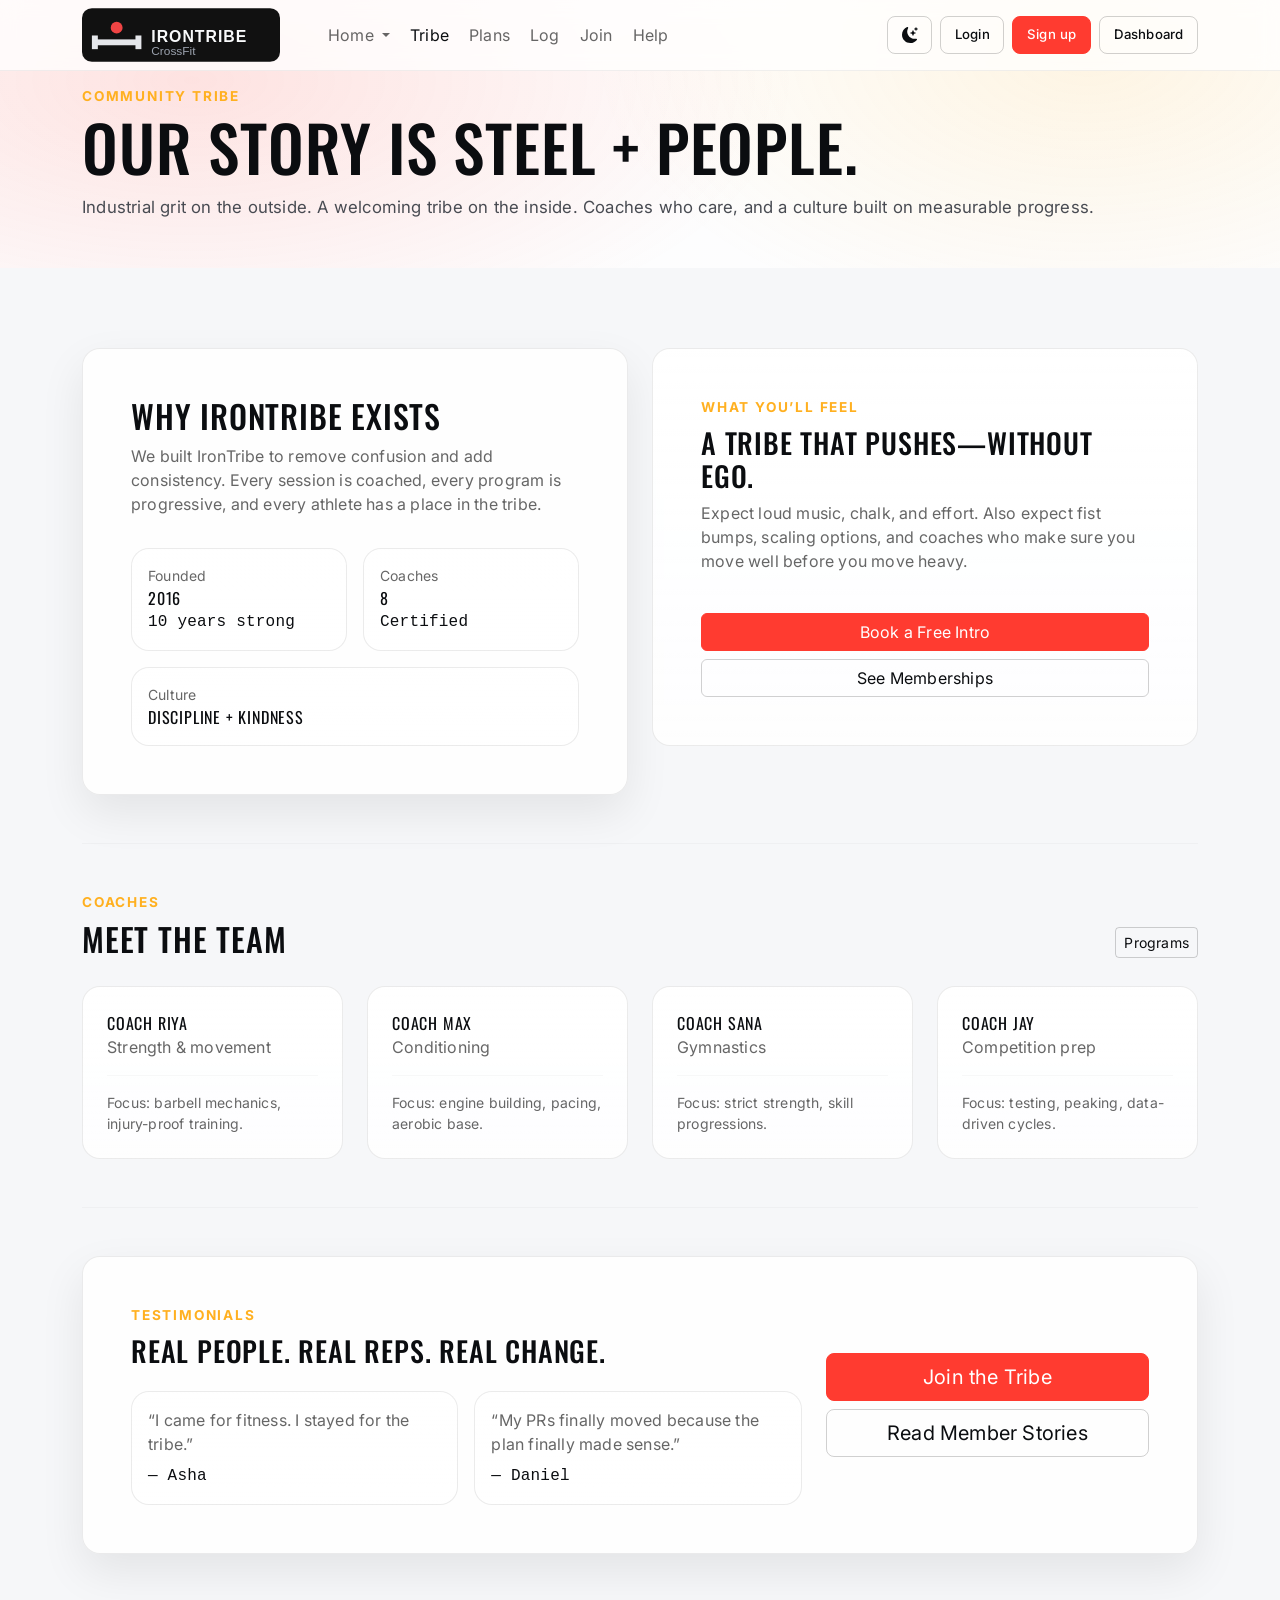
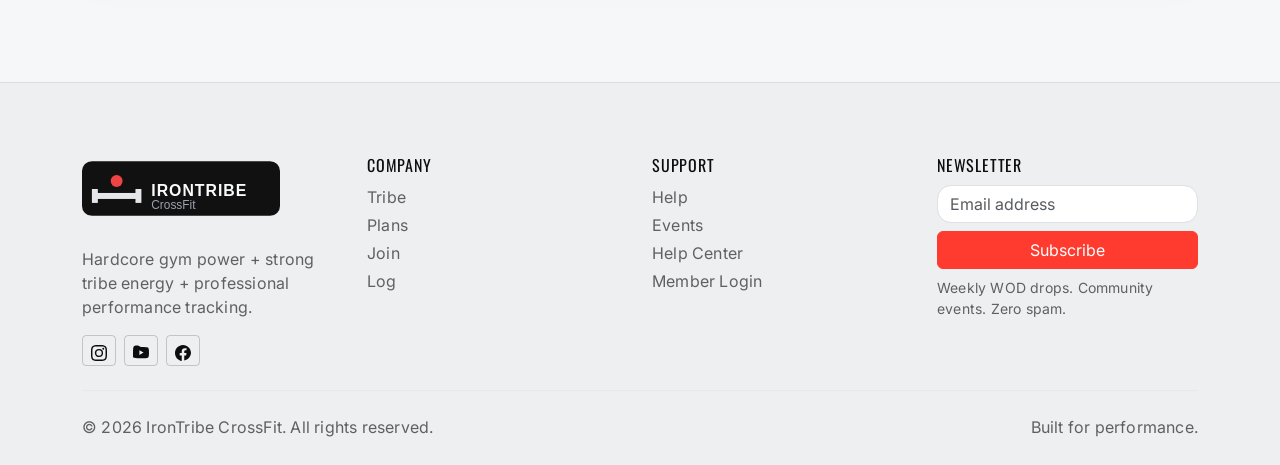
<file: about.html>
<!doctype html>
<html lang="en" data-bs-theme="dark">

<head>
  <link rel="icon" type="image/svg+xml" href="assets/images/favicon.svg">
  <meta charset="utf-8">
  <meta name="viewport" content="width=device-width, initial-scale=1">
  <title>IronTribe CrossFit - About</title>
  <link rel="preconnect" href="https://fonts.googleapis.com">
  <link rel="preconnect" href="https://fonts.gstatic.com" crossorigin>
  <link
    href="https://fonts.googleapis.com/css2?family=Inter:wght@400;500;600;700;800;900&family=Oswald:wght@400;600;700&display=swap"
    rel="stylesheet">
  <link href="https://cdn.jsdelivr.net/npm/bootstrap@5.3.3/dist/css/bootstrap.min.css" rel="stylesheet">
  <link rel="stylesheet" href="assets/css/style.css">
</head>

<body>
  <nav class="navbar navbar-expand-lg navbar-glass fixed-top">
    <div class="container">
      <a class="navbar-brand" href="index.html">
        <img src="assets/images/logo.svg" alt="CrossFit Box Logo">
      </a>

      <div class="d-flex align-items-center gap-2 ms-auto order-lg-2">
        <button id="themeToggle" class="btn btn-sm btn-ghost" type="button" aria-label="Toggle theme" aria-pressed="false"></button>
        <a class="btn btn-sm btn-ghost d-none d-lg-inline-flex" href="login.html">Login</a>
        <a class="btn btn-sm btn-brand d-none d-lg-inline-flex" style="white-space: nowrap;" href="register.html">Sign
          up</a>
        <a class="btn btn-sm btn-ghost d-none d-lg-inline-flex" href="dashboard.html">Dashboard</a>
        <button class="navbar-toggler btn btn-sm btn-ghost d-lg-none" type="button" data-bs-toggle="offcanvas"
          data-bs-target="#offcanvasNav" aria-controls="offcanvasNav">Menu</button>
      </div>

      <div class="collapse navbar-collapse order-lg-1">
        <ul class="navbar-nav ms-lg-4 gap-lg-1">
          <li class="nav-item dropdown">
            <a class="nav-link dropdown-toggle" href="#" role="button" data-bs-toggle="dropdown" aria-expanded="false">
              Home
            </a>
            <ul class="dropdown-menu">
              <li><a class="dropdown-item" href="index.html">Main</a></li>
              <li><a class="dropdown-item" href="home-2.html">Pro</a></li>
            </ul>
          </li>
          <li class="nav-item"><a class="nav-link active" href="about.html">Tribe</a></li>
          <li class="nav-item"><a class="nav-link" href="services.html">Plans</a></li>
          <li class="nav-item"><a class="nav-link" href="blog.html">Log</a></li>
          <li class="nav-item"><a class="nav-link" href="pricing.html">Join</a></li>
          <li class="nav-item"><a class="nav-link" href="contact.html">Help</a></li>
        </ul>
      </div>
    </div>
  </nav>

  <div class="offcanvas offcanvas-end" tabindex="-1" id="offcanvasNav" aria-labelledby="offcanvasNavLabel">
    <div class="offcanvas-header">
      <h5 class="offcanvas-title h-display" id="offcanvasNavLabel">IronTribe</h5>
      <button type="button" class="btn-close" data-bs-dismiss="offcanvas" aria-label="Close"></button>
    </div>
    <div class="offcanvas-body">
      <ul class="navbar-nav mb-4">
        <li class="nav-item"><a class="nav-link" href="index.html">Home (Main)</a></li>
        <li class="nav-item"><a class="nav-link" href="home-2.html">Home (Pro)</a></li>
        <li class="nav-item"><a class="nav-link active" href="about.html">Tribe</a></li>
        <li class="nav-item"><a class="nav-link" href="services.html">Plans</a></li>
        <li class="nav-item"><a class="nav-link" href="blog.html">Log</a></li>
        <li class="nav-item"><a class="nav-link" href="pricing.html">Join</a></li>
        <li class="nav-item"><a class="nav-link" href="contact.html">Help</a></li>
      </ul>
      <hr class="hr-steel mb-4">
      <div class="d-grid gap-2">
        <a class="btn btn-ghost" href="login.html">Login</a>
        <a class="btn btn-brand" href="register.html">Sign up</a>
        <a class="btn btn-ghost" href="dashboard.html">Dashboard</a>
      </div>
    </div>
  </div>

  <header class="page-hero">
    <div class="container text-center text-lg-start">
      <div class="kicker">Community tribe</div>
      <h1 class="h-display mega mt-2">Our story is steel + people.</h1>
      <p class="sublead mt-3 mb-0">Industrial grit on the outside. A welcoming tribe on the inside. Coaches who care,
        and a culture built on measurable progress.</p>
    </div>
  </header>

  <section class="section">
    <div class="container">
      <div class="row g-4 align-items-start">
        <div class="col-lg-6">
          <div class="surface p-4 p-lg-5">
            <h2 class="h-display">Why IronTribe exists</h2>
            <p class="text-white-50">We built IronTribe to remove confusion and add consistency. Every session is
              coached, every program is progressive, and every athlete has a place in the tribe.</p>
            <div class="row g-3 mt-1">
              <div class="col-6">
                <div class="card-industrial p-3 h-100">
                  <div class="text-white-50 small">Founded</div>
                  <div class="h-display">2016</div>
                  <div class="mono">10 years strong</div>
                </div>
              </div>
              <div class="col-6">
                <div class="card-industrial p-3 h-100">
                  <div class="text-white-50 small">Coaches</div>
                  <div class="h-display">8</div>
                  <div class="mono">Certified</div>
                </div>
              </div>
              <div class="col-12">
                <div class="card-industrial p-3">
                  <div class="text-white-50 small">Culture</div>
                  <div class="h-display">Discipline + kindness</div>
                </div>
              </div>
            </div>
          </div>
        </div>

        <div class="col-lg-6">
          <div class="card-industrial p-4 p-lg-5 h-100">
            <div class="kicker">What you’ll feel</div>
            <h3 class="h-display mt-2">A tribe that pushes—without ego.</h3>
            <p class="text-white-50">Expect loud music, chalk, and effort. Also expect fist bumps, scaling options, and
              coaches who make sure you move well before you move heavy.</p>
            <div class="d-flex flex-wrap gap-2 justify-content-center justify-content-lg-start mt-4">
              <a class="btn btn-brand w-100 w-sm-auto" href="contact.html">Book a Free Intro</a>
              <a class="btn btn-ghost w-100 w-sm-auto" href="pricing.html">See Memberships</a>
            </div>
          </div>
        </div>
      </div>

      <hr class="hr-steel my-5">

      <div class="d-flex justify-content-between align-items-end flex-wrap gap-2">
        <div>
          <div class="kicker">Coaches</div>
          <h2 class="h-display mt-2 mb-0">Meet the team</h2>
        </div>
        <a class="btn btn-sm btn-ghost" href="services.html">Programs</a>
      </div>

      <div class="row g-4 mt-1">
        <div class="col-md-6 col-lg-3">
          <div class="card-industrial p-4 h-100">
            <div class="h-display">Coach Riya</div>
            <div class="text-white-50">Strength & movement</div>
            <hr class="hr-steel my-3">
            <div class="text-white-50 small">Focus: barbell mechanics, injury-proof training.</div>
          </div>
        </div>
        <div class="col-md-6 col-lg-3">
          <div class="card-industrial p-4 h-100">
            <div class="h-display">Coach Max</div>
            <div class="text-white-50">Conditioning</div>
            <hr class="hr-steel my-3">
            <div class="text-white-50 small">Focus: engine building, pacing, aerobic base.</div>
          </div>
        </div>
        <div class="col-md-6 col-lg-3">
          <div class="card-industrial p-4 h-100">
            <div class="h-display">Coach Sana</div>
            <div class="text-white-50">Gymnastics</div>
            <hr class="hr-steel my-3">
            <div class="text-white-50 small">Focus: strict strength, skill progressions.</div>
          </div>
        </div>
        <div class="col-md-6 col-lg-3">
          <div class="card-industrial p-4 h-100">
            <div class="h-display">Coach Jay</div>
            <div class="text-white-50">Competition prep</div>
            <hr class="hr-steel my-3">
            <div class="text-white-50 small">Focus: testing, peaking, data-driven cycles.</div>
          </div>
        </div>
      </div>

      <hr class="hr-steel my-5">

      <div class="surface p-4 p-lg-5">
        <div class="row g-4 align-items-center">
          <div class="col-lg-8">
            <div class="kicker">Testimonials</div>
            <h3 class="h-display mt-2">Real people. Real reps. Real change.</h3>
            <div class="row g-3 mt-1">
              <div class="col-md-6">
                <div class="card-industrial p-3 h-100">
                  <div class="text-white-50">“I came for fitness. I stayed for the tribe.”</div>
                  <div class="mono mt-2">— Asha</div>
                </div>
              </div>
              <div class="col-md-6">
                <div class="card-industrial p-3 h-100">
                  <div class="text-white-50">“My PRs finally moved because the plan finally made sense.”</div>
                  <div class="mono mt-2">— Daniel</div>
                </div>
              </div>
            </div>
          </div>
          <div class="col-lg-4">
            <a class="btn btn-brand btn-lg w-100" href="register.html">Join the Tribe</a>
            <a class="btn btn-ghost btn-lg w-100 mt-2" href="blog.html">Read Member Stories</a>
          </div>
        </div>
      </div>

    </div>
  </section>

  <footer class="footer mt-5">
    <div class="container">
      <div class="row g-4">
        <div class="col-lg-3">
          <div class="footer-logo-card">
            <img src="assets/images/logo.svg" alt="CrossFit Box Logo">
          </div>
          <p class="text-white-50">Hardcore gym power + strong tribe energy + professional performance tracking.</p>
          <div class="d-flex gap-2">
            <a class="btn btn-sm btn-ghost" href="#" aria-label="Instagram">
              <svg xmlns="http://www.w3.org/2000/svg" width="16" height="16" fill="currentColor" class="bi bi-instagram"
                viewBox="0 0 16 16">
                <path
                  d="M8 0C5.829 0 5.556.01 4.703.048 3.85.088 3.269.222 2.76.42a3.9 3.9 0 0 0-1.417.923A3.9 3.9 0 0 0 .42 2.76C.222 3.268.087 3.85.048 4.7.01 5.555 0 5.827 0 8.001c0 2.172.01 2.444.048 3.297.04.852.174 1.433.372 1.942.205.526.478.972.923 1.417.444.445.89.719 1.416.923.51.198 1.09.333 1.942.372C5.555 15.99 5.827 16 8 16s2.444-.01 3.298-.048c.851-.04 1.434-.174 1.943-.372a3.9 3.9 0 0 0 1.416-.923c.445-.445.718-.891.923-1.417.197-.509.332-1.09.372-1.942C15.99 10.445 16 10.173 16 8s-.01-2.445-.048-3.299c-.04-.851-.175-1.433-.372-1.941a3.9 3.9 0 0 0-.923-1.417A3.9 3.9 0 0 0 13.24.42c-.51-.198-1.092-.333-1.943-.372C10.443.01 10.172 0 7.998 0zm-.717 1.442h.718c2.136 0 2.389.007 3.232.046.78.035 1.204.166 1.486.275.373.145.64.319.92.599.28.28.453.546.598.92.11.281.24.705.275 1.485.039.843.047 1.096.047 3.231s-.008 2.389-.047 3.232c-.035.78-.166 1.203-.275 1.485a2.5 2.5 0 0 1-.599.919c-.28.28-.546.453-.92.598-.282.11-.705.24-1.485.276-.843.038-1.096.047-3.232.047s-2.39-.009-3.233-.047c-.78-.036-1.203-.166-1.485-.276a2.5 2.5 0 0 1-.92-.598 2.5 2.5 0 0 1-.6-.92c-.109-.281-.24-.705-.275-1.485-.038-.843-.046-1.096-.046-3.233s.008-2.388.046-3.231c.036-.78.166-1.204.276-1.486.145-.373.319-.64.599-.92.28-.28.546-.453.92-.598.282-.11.705-.24 1.485-.276.738-.034 1.024-.044 2.515-.045zm4.988 1.328a.96.96 0 1 0 0 1.92.96.96 0 0 0 0-1.92m-4.27 1.122a4.109 4.109 0 1 0 0 8.217 4.109 4.109 0 0 0 0-8.217m0 1.441a2.667 2.667 0 1 1 0 5.334 2.667 2.667 0 0 1 0-5.334" />
              </svg>
            </a>
            <a class="btn btn-sm btn-ghost" href="#" aria-label="YouTube">
              <svg xmlns="http://www.w3.org/2000/svg" width="16" height="16" fill="currentColor" class="bi bi-youtube"
                viewBox="0 0 16 16">
                <path
                  d="M8.051 1.999h.089c.822.003 4.987.033 6.11.335a2.01 2.01 0 0 1 1.415 1.42c.101.38.172.883.22 1.402l.01.104.022.26.008.104c.065.914.073 1.77.074 1.957v.075c-.001.194-.01 1.055-.075 1.97l-.008.104-.022.26-.01.104c-.048.519-.119 1.023-.22 1.402a2.01 2.01 0 0 1-1.415 1.42c-1.16.312-5.569.334-6.18.335h-.142c-.309 0-1.587-.006-2.927-.052l-.17-.006-.087-.004-.171-.007-.171-.007c-1.11-.049-2.367-.102-3.287-.335a2.01 2.01 0 0 1-1.415-1.42c-.101-.38-.172-.883-.22-1.402l-.01-.104-.022-.26-.008-.104C.065 7.086.057 6.23.056 6.043v-.075c.001-.194.01-1.055.075-1.97l.008-.104.022-.26.01-.104c.048-.519.119-1.023.22-1.402a2.01 2.01 0 0 1 1.415-1.42c.487-.13 1.544-.21 2.654-.26l.17-.007.172-.006.086-.003.171-.007A100 100 0 0 1 7.858 2zM6.4 5.209v4.818l4.157-2.408z" />
              </svg>
            </a>
            <a class="btn btn-sm btn-ghost" href="#" aria-label="Facebook">
              <svg xmlns="http://www.w3.org/2000/svg" width="16" height="16" fill="currentColor" class="bi bi-facebook"
                viewBox="0 0 16 16">
                <path
                  d="M16 8.049c0-4.446-3.582-8.05-8-8.05C3.58 0-.002 3.603-.002 8.05c0 4.017 2.926 7.347 6.75 7.951v-5.625h-2.03V8.05H6.75V6.275c0-2.017 1.195-3.131 3.022-3.131.876 0 1.791.157 1.791.157v1.98h-1.009c-.993 0-1.303.621-1.303 1.258v1.51h2.218l-.354 2.326H9.25V15.4c3.824-.604 6.75-3.934 6.75-7.951" />
              </svg>
            </a>
          </div>
        </div>
        <div class="col-6 col-lg-3">
          <div class="h-display mb-2">Company</div>
          <div class="d-grid gap-1">
            <a class="text-white-50" href="about.html">Tribe</a>
            <a class="text-white-50" href="services.html">Plans</a>
            <a class="text-white-50" href="pricing.html">Join</a>
            <a class="text-white-50" href="blog.html">Log</a>
          </div>
        </div>
        <div class="col-6 col-lg-3">
          <div class="h-display mb-2">Support</div>
          <div class="d-grid gap-1">
            <a class="text-white-50" href="contact.html">Help</a>
            <a class="text-white-50" href="coming-soon.html">Events</a>
            <a class="text-white-50" href="404.html">Help Center</a>
            <a class="text-white-50" href="login.html">Member Login</a>
          </div>
        </div>
        <div class="col-lg-3">
          <div class="h-display mb-2">Newsletter</div>
          <form class="d-grid gap-2">
            <input class="form-control" type="email" placeholder="Email address" required>
            <button class="btn btn-brand" type="submit">Subscribe</button>
            <div class="text-white-50 small">Weekly WOD drops. Community events. Zero spam.</div>
          </form>
        </div>
      </div>
      <hr class="hr-steel my-4">
      <div class="d-flex flex-wrap gap-2 justify-content-between align-items-center">
        <div class="text-white-50">© <span id="currentYear">2026</span> IronTribe CrossFit. All rights reserved.</div>
        <div class="text-white-50">Built for performance.</div>
      </div>
    </div>
  </footer>

  <button id="backToTop" class="btn btn-brand back-to-top" type="button">Top</button>

  <script src="https://cdn.jsdelivr.net/npm/bootstrap@5.3.3/dist/js/bootstrap.bundle.min.js"></script>
  <script src="assets/js/main.js"></script>
</body>

</html>
</file>
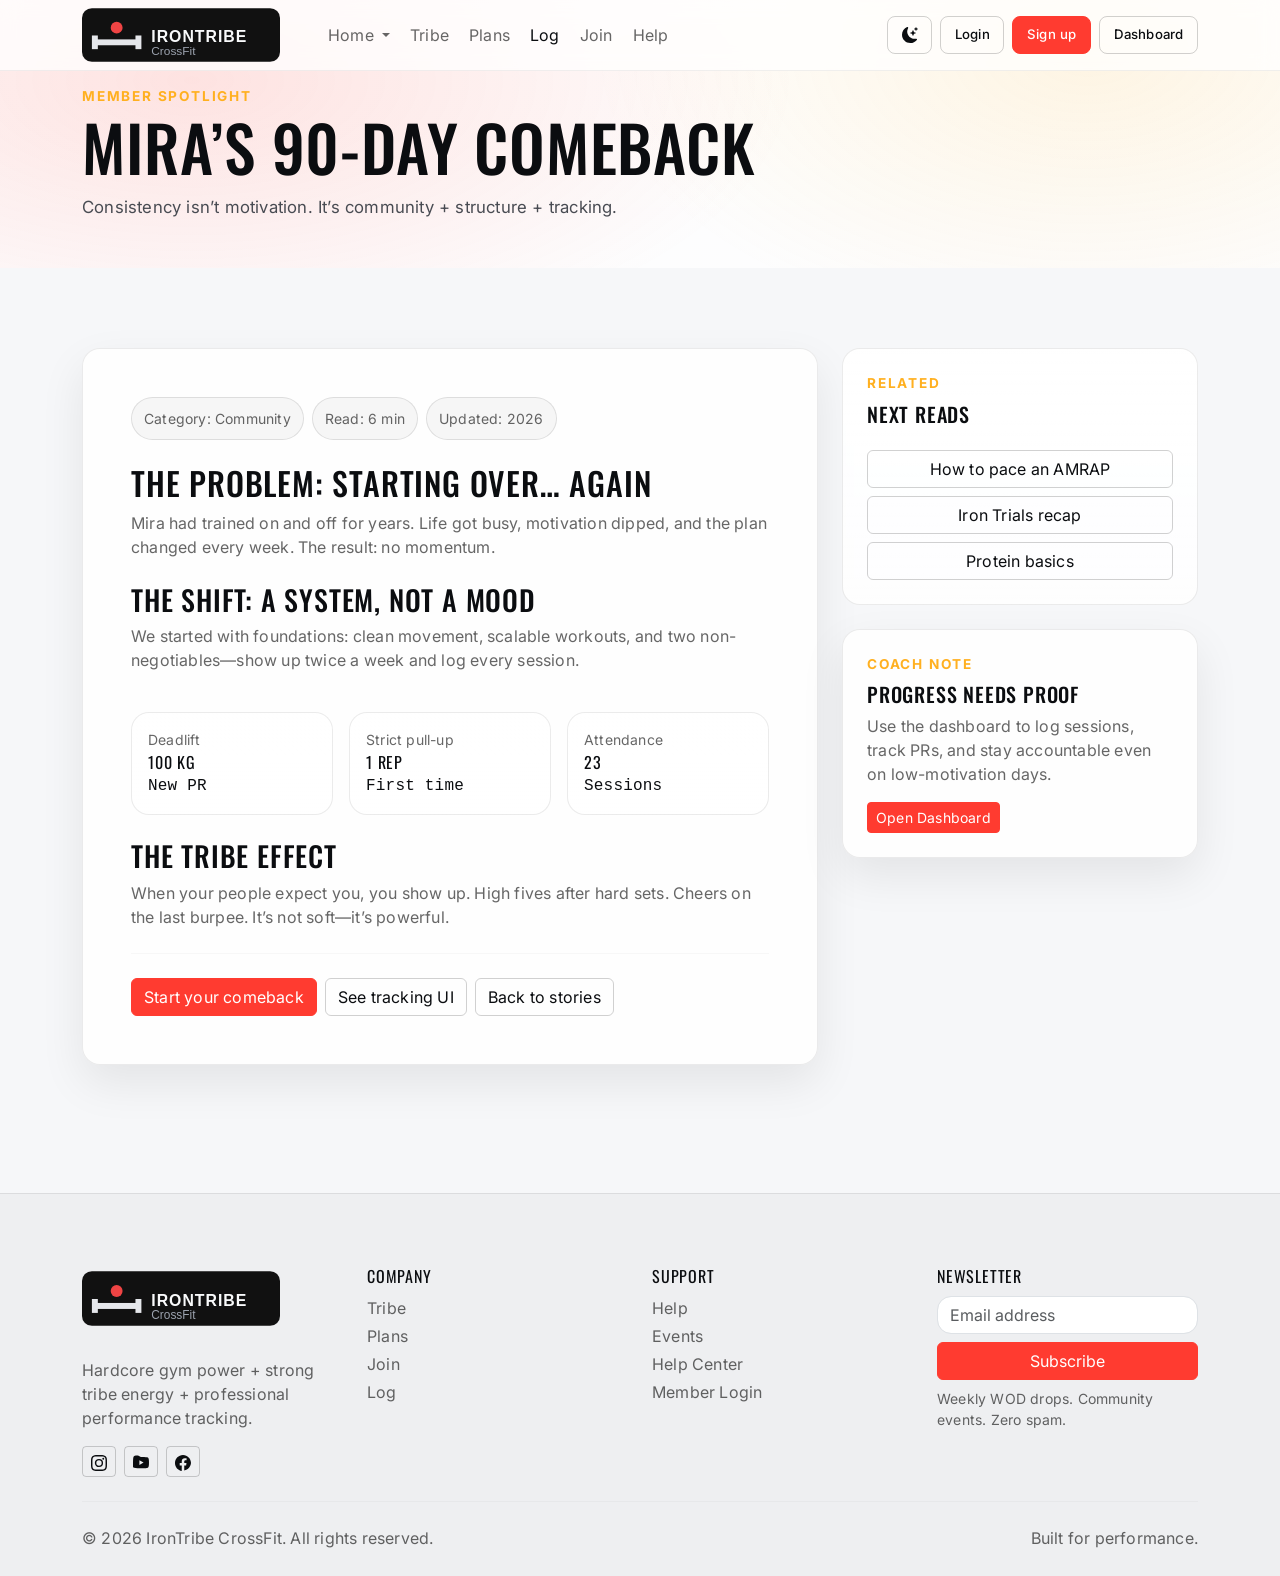
<file: blog-details.html>
<!doctype html>
<html lang="en" data-bs-theme="dark">

<head>
  <link rel="icon" type="image/svg+xml" href="assets/images/favicon.svg">
  <meta charset="utf-8">
  <meta name="viewport" content="width=device-width, initial-scale=1">
  <title>IronTribe CrossFit - Story</title>
  <link rel="preconnect" href="https://fonts.googleapis.com">
  <link rel="preconnect" href="https://fonts.gstatic.com" crossorigin>
  <link
    href="https://fonts.googleapis.com/css2?family=Inter:wght@400;500;600;700;800;900&family=Oswald:wght@400;600;700&display=swap"
    rel="stylesheet">
  <link href="https://cdn.jsdelivr.net/npm/bootstrap@5.3.3/dist/css/bootstrap.min.css" rel="stylesheet">
  <link rel="stylesheet" href="assets/css/style.css">
</head>

<body>
  <nav class="navbar navbar-expand-lg navbar-glass fixed-top">
    <div class="container">
      <a class="navbar-brand" href="index.html">
        <img src="assets/images/logo.svg" alt="CrossFit Box Logo">
      </a>

      <div class="d-flex align-items-center gap-2 ms-auto order-lg-2">
        <button id="themeToggle" class="btn btn-sm btn-ghost" type="button" aria-label="Toggle theme" aria-pressed="false"></button>
        <a class="btn btn-sm btn-ghost d-none d-lg-inline-flex" href="login.html">Login</a>
        <a class="btn btn-sm btn-brand d-none d-lg-inline-flex" style="white-space: nowrap;" href="register.html">Sign
          up</a>
        <a class="btn btn-sm btn-ghost d-none d-lg-inline-flex" href="dashboard.html">Dashboard</a>
        <button class="navbar-toggler btn btn-sm btn-ghost d-lg-none" type="button" data-bs-toggle="offcanvas"
          data-bs-target="#offcanvasNav" aria-controls="offcanvasNav">Menu</button>
      </div>

      <div class="collapse navbar-collapse order-lg-1">
        <ul class="navbar-nav ms-lg-4 gap-lg-1">
          <li class="nav-item dropdown">
            <a class="nav-link dropdown-toggle" href="#" role="button" data-bs-toggle="dropdown" aria-expanded="false">
              Home
            </a>
            <ul class="dropdown-menu">
              <li><a class="dropdown-item" href="index.html">Main</a></li>
              <li><a class="dropdown-item" href="home-2.html">Pro</a></li>
            </ul>
          </li>
          <li class="nav-item"><a class="nav-link" href="about.html">Tribe</a></li>
          <li class="nav-item"><a class="nav-link" href="services.html">Plans</a></li>
          <li class="nav-item"><a class="nav-link active" href="blog.html">Log</a></li>
          <li class="nav-item"><a class="nav-link" href="pricing.html">Join</a></li>
          <li class="nav-item"><a class="nav-link" href="contact.html">Help</a></li>
        </ul>
      </div>
    </div>
  </nav>

  <div class="offcanvas offcanvas-end" tabindex="-1" id="offcanvasNav" aria-labelledby="offcanvasNavLabel">
    <div class="offcanvas-header">
      <h5 class="offcanvas-title h-display" id="offcanvasNavLabel">IronTribe</h5>
      <button type="button" class="btn-close" data-bs-dismiss="offcanvas" aria-label="Close"></button>
    </div>
    <div class="offcanvas-body">
      <ul class="navbar-nav mb-4">
        <li class="nav-item"><a class="nav-link" href="index.html">Home (Main)</a></li>
        <li class="nav-item"><a class="nav-link" href="home-2.html">Home (Pro)</a></li>
        <li class="nav-item"><a class="nav-link" href="about.html">Tribe</a></li>
        <li class="nav-item"><a class="nav-link" href="services.html">Plans</a></li>
        <li class="nav-item"><a class="nav-link active" href="blog.html">Log</a></li>
        <li class="nav-item"><a class="nav-link" href="pricing.html">Join</a></li>
        <li class="nav-item"><a class="nav-link" href="contact.html">Help</a></li>
      </ul>
      <hr class="hr-steel mb-4">
      <div class="d-grid gap-2">
        <a class="btn btn-ghost" href="login.html">Login</a>
        <a class="btn btn-brand" href="register.html">Sign up</a>
        <a class="btn btn-ghost" href="dashboard.html">Dashboard</a>
      </div>
    </div>
  </div>

  <header class="page-hero">
    <div class="container">
      <div class="kicker">Member spotlight</div>
      <h1 class="h-display mega mt-2">Mira’s 90-day comeback</h1>
      <p class="sublead mt-3 mb-0">Consistency isn’t motivation. It’s community + structure + tracking.</p>
    </div>
  </header>

  <section class="section">
    <div class="container">
      <div class="row g-4">
        <div class="col-lg-8">
          <article class="surface p-4 p-lg-5">
            <div class="d-flex flex-wrap gap-2 text-white-50 small">
              <span class="badge-metric">Category: Community</span>
              <span class="badge-metric">Read: 6 min</span>
              <span class="badge-metric">Updated: 2026</span>
            </div>

            <h2 class="h-display mt-4">The problem: starting over… again</h2>
            <p class="text-white-50">Mira had trained on and off for years. Life got busy, motivation dipped, and the
              plan changed every week. The result: no momentum.</p>

            <h3 class="h-display mt-4">The shift: a system, not a mood</h3>
            <p class="text-white-50">We started with foundations: clean movement, scalable workouts, and two
              non-negotiables—show up twice a week and log every session.</p>

            <div class="row g-3 my-4">
              <div class="col-md-4">
                <div class="card-industrial p-3 h-100">
                  <div class="text-white-50 small">Deadlift</div>
                  <div class="h-display">100 kg</div>
                  <div class="mono">New PR</div>
                </div>
              </div>
              <div class="col-md-4">
                <div class="card-industrial p-3 h-100">
                  <div class="text-white-50 small">Strict pull-up</div>
                  <div class="h-display">1 rep</div>
                  <div class="mono">First time</div>
                </div>
              </div>
              <div class="col-md-4">
                <div class="card-industrial p-3 h-100">
                  <div class="text-white-50 small">Attendance</div>
                  <div class="h-display">23</div>
                  <div class="mono">Sessions</div>
                </div>
              </div>
            </div>

            <h3 class="h-display mt-4">The tribe effect</h3>
            <p class="text-white-50">When your people expect you, you show up. High fives after hard sets. Cheers on the
              last burpee. It’s not soft—it’s powerful.</p>

            <hr class="hr-steel my-4">

            <div class="d-flex flex-wrap gap-2">
              <a class="btn btn-brand" href="register.html">Start your comeback</a>
              <a class="btn btn-ghost" href="dashboard.html">See tracking UI</a>
              <a class="btn btn-ghost" href="blog.html">Back to stories</a>
            </div>
          </article>
        </div>

        <div class="col-lg-4">
          <div class="card-industrial p-4 mb-4">
            <div class="kicker">Related</div>
            <h5 class="h-display mt-2">Next reads</h5>
            <div class="d-grid gap-2 mt-3">
              <a class="btn btn-ghost" href="blog-details.html">How to pace an AMRAP</a>
              <a class="btn btn-ghost" href="blog-details.html">Iron Trials recap</a>
              <a class="btn btn-ghost" href="blog-details.html">Protein basics</a>
            </div>
          </div>

          <div class="surface p-4">
            <div class="kicker">Coach note</div>
            <h5 class="h-display mt-2">Progress needs proof</h5>
            <p class="text-white-50 mb-3">Use the dashboard to log sessions, track PRs, and stay accountable even on
              low-motivation days.</p>
            <a class="btn btn-sm btn-brand" href="dashboard.html">Open Dashboard</a>
          </div>
        </div>
      </div>

    </div>
  </section>

  <footer class="footer mt-5">
    <div class="container">
      <div class="row g-4">
        <div class="col-lg-3">
          <div class="footer-logo-card">
            <img src="assets/images/logo.svg" alt="CrossFit Box Logo">
          </div>
          <p class="text-white-50">Hardcore gym power + strong tribe energy + professional performance tracking.</p>
          <div class="d-flex gap-2">
            <a class="btn btn-sm btn-ghost" href="#" aria-label="Instagram">
              <svg xmlns="http://www.w3.org/2000/svg" width="16" height="16" fill="currentColor" class="bi bi-instagram"
                viewBox="0 0 16 16">
                <path
                  d="M8 0C5.829 0 5.556.01 4.703.048 3.85.088 3.269.222 2.76.42a3.9 3.9 0 0 0-1.417.923A3.9 3.9 0 0 0 .42 2.76C.222 3.268.087 3.85.048 4.7.01 5.555 0 5.827 0 8.001c0 2.172.01 2.444.048 3.297.04.852.174 1.433.372 1.942.205.526.478.972.923 1.417.444.445.89.719 1.416.923.51.198 1.09.333 1.942.372C5.555 15.99 5.827 16 8 16s2.444-.01 3.298-.048c.851-.04 1.434-.174 1.943-.372a3.9 3.9 0 0 0 1.416-.923c.445-.445.718-.891.923-1.417.197-.509.332-1.09.372-1.942C15.99 10.445 16 10.173 16 8s-.01-2.445-.048-3.299c-.04-.851-.175-1.433-.372-1.941a3.9 3.9 0 0 0-.923-1.417A3.9 3.9 0 0 0 13.24.42c-.51-.198-1.092-.333-1.943-.372C10.443.01 10.172 0 7.998 0zm-.717 1.442h.718c2.136 0 2.389.007 3.232.046.78.035 1.204.166 1.486.275.373.145.64.319.92.599.28.28.453.546.598.92.11.281.24.705.275 1.485.039.843.047 1.096.047 3.231s-.008 2.389-.047 3.232c-.035.78-.166 1.203-.275 1.485a2.5 2.5 0 0 1-.599.919c-.28.28-.546.453-.92.598-.282.11-.705.24-1.485.276-.843.038-1.096.047-3.232.047s-2.39-.009-3.233-.047c-.78-.036-1.203-.166-1.485-.276a2.5 2.5 0 0 1-.92-.598 2.5 2.5 0 0 1-.6-.92c-.109-.281-.24-.705-.275-1.485-.038-.843-.046-1.096-.046-3.233s.008-2.388.046-3.231c.036-.78.166-1.204.276-1.486.145-.373.319-.64.599-.92.28-.28.546-.453.92-.598.282-.11.705-.24 1.485-.276.738-.034 1.024-.044 2.515-.045zm4.988 1.328a.96.96 0 1 0 0 1.92.96.96 0 0 0 0-1.92m-4.27 1.122a4.109 4.109 0 1 0 0 8.217 4.109 4.109 0 0 0 0-8.217m0 1.441a2.667 2.667 0 1 1 0 5.334 2.667 2.667 0 0 1 0-5.334" />
              </svg>
            </a>
            <a class="btn btn-sm btn-ghost" href="#" aria-label="YouTube">
              <svg xmlns="http://www.w3.org/2000/svg" width="16" height="16" fill="currentColor" class="bi bi-youtube"
                viewBox="0 0 16 16">
                <path
                  d="M8.051 1.999h.089c.822.003 4.987.033 6.11.335a2.01 2.01 0 0 1 1.415 1.42c.101.38.172.883.22 1.402l.01.104.022.26.008.104c.065.914.073 1.77.074 1.957v.075c-.001.194-.01 1.055-.075 1.97l-.008.104-.022.26-.01.104c-.048.519-.119 1.023-.22 1.402a2.01 2.01 0 0 1-1.415 1.42c-1.16.312-5.569.334-6.18.335h-.142c-.309 0-1.587-.006-2.927-.052l-.17-.006-.087-.004-.171-.007-.171-.007c-1.11-.049-2.367-.102-3.287-.335a2.01 2.01 0 0 1-1.415-1.42c-.101-.38-.172-.883-.22-1.402l-.01-.104-.022-.26-.008-.104C.065 7.086.057 6.23.056 6.043v-.075c.001-.194.01-1.055.075-1.97l.008-.104.022-.26.01-.104c.048-.519.119-1.023.22-1.402a2.01 2.01 0 0 1 1.415-1.42c.487-.13 1.544-.21 2.654-.26l.17-.007.172-.006.086-.003.171-.007A100 100 0 0 1 7.858 2zM6.4 5.209v4.818l4.157-2.408z" />
              </svg>
            </a>
            <a class="btn btn-sm btn-ghost" href="#" aria-label="Facebook">
              <svg xmlns="http://www.w3.org/2000/svg" width="16" height="16" fill="currentColor" class="bi bi-facebook"
                viewBox="0 0 16 16">
                <path
                  d="M16 8.049c0-4.446-3.582-8.05-8-8.05C3.58 0-.002 3.603-.002 8.05c0 4.017 2.926 7.347 6.75 7.951v-5.625h-2.03V8.05H6.75V6.275c0-2.017 1.195-3.131 3.022-3.131.876 0 1.791.157 1.791.157v1.98h-1.009c-.993 0-1.303.621-1.303 1.258v1.51h2.218l-.354 2.326H9.25V15.4c3.824-.604 6.75-3.934 6.75-7.951" />
              </svg>
            </a>
          </div>
        </div>
        <div class="col-6 col-lg-3">
          <div class="h-display mb-2">Company</div>
          <div class="d-grid gap-1">
            <a class="text-white-50" href="about.html">Tribe</a>
            <a class="text-white-50" href="services.html">Plans</a>
            <a class="text-white-50" href="pricing.html">Join</a>
            <a class="text-white-50" href="blog.html">Log</a>
          </div>
        </div>
        <div class="col-6 col-lg-3">
          <div class="h-display mb-2">Support</div>
          <div class="d-grid gap-1">
            <a class="text-white-50" href="contact.html">Help</a>
            <a class="text-white-50" href="coming-soon.html">Events</a>
            <a class="text-white-50" href="404.html">Help Center</a>
            <a class="text-white-50" href="login.html">Member Login</a>
          </div>
        </div>
        <div class="col-lg-3">
          <div class="h-display mb-2">Newsletter</div>
          <form class="d-grid gap-2">
            <input class="form-control" type="email" placeholder="Email address" required>
            <button class="btn btn-brand" type="submit">Subscribe</button>
            <div class="text-white-50 small">Weekly WOD drops. Community events. Zero spam.</div>
          </form>
        </div>
      </div>
      <hr class="hr-steel my-4">
      <div class="d-flex flex-wrap gap-2 justify-content-between align-items-center">
        <div class="text-white-50">© <span id="currentYear">2026</span> IronTribe CrossFit. All rights reserved.</div>
        <div class="text-white-50">Built for performance.</div>
      </div>
    </div>
  </footer>

  <button id="backToTop" class="btn btn-brand back-to-top" type="button">Top</button>

  <script src="https://cdn.jsdelivr.net/npm/bootstrap@5.3.3/dist/js/bootstrap.bundle.min.js"></script>
  <script src="assets/js/main.js"></script>
</body>

</html>
</file>
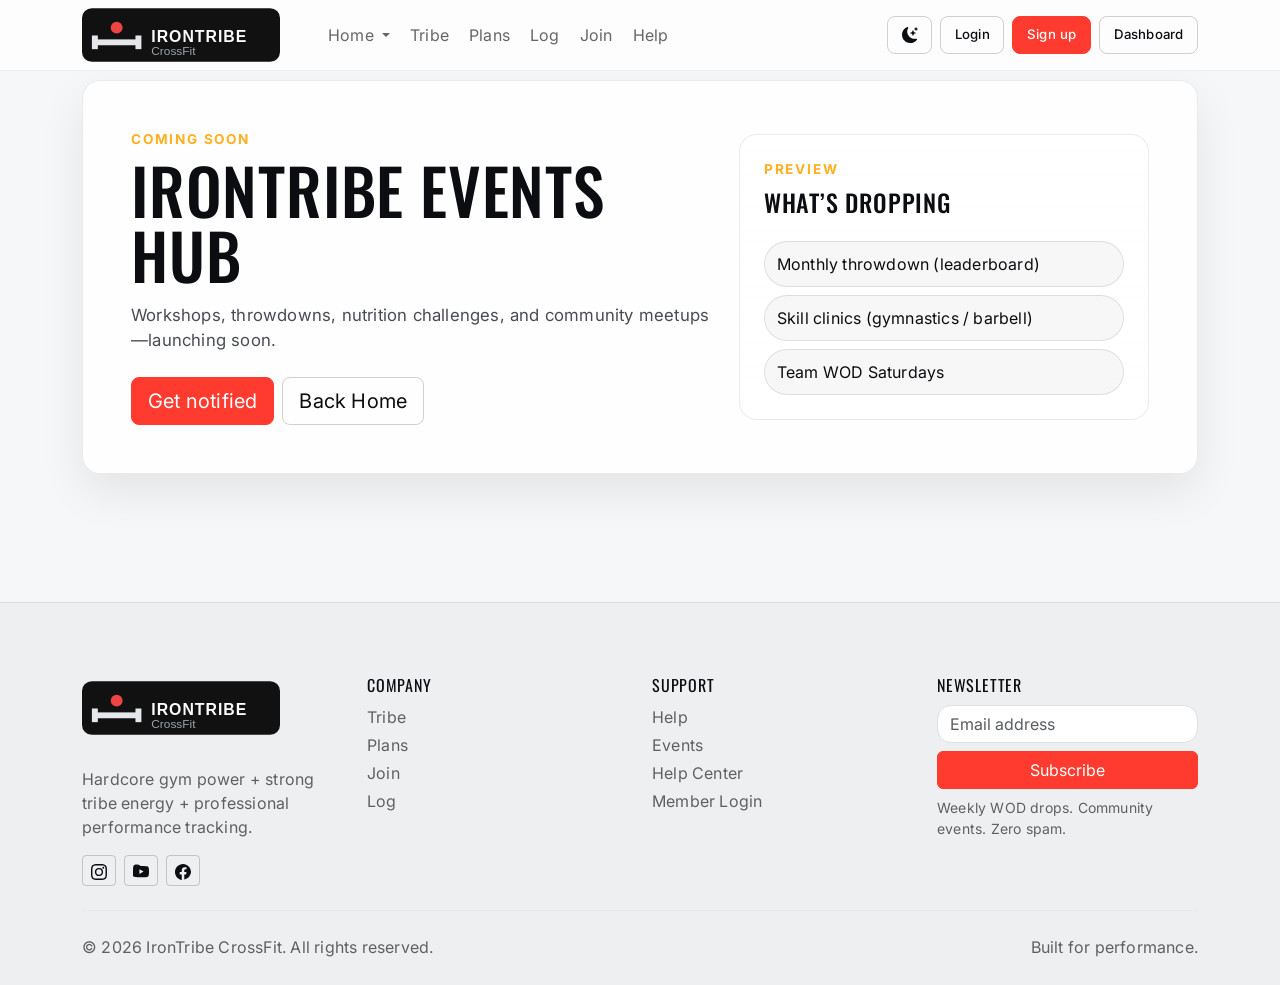
<file: coming-soon.html>
<!doctype html>
<html lang="en" data-bs-theme="dark">

<head>
  <link rel="icon" type="image/svg+xml" href="assets/images/favicon.svg">
  <meta charset="utf-8">
  <meta name="viewport" content="width=device-width, initial-scale=1">
  <title>IronTribe CrossFit - Coming Soon</title>
  <link rel="preconnect" href="https://fonts.googleapis.com">
  <link rel="preconnect" href="https://fonts.gstatic.com" crossorigin>
  <link
    href="https://fonts.googleapis.com/css2?family=Inter:wght@400;500;600;700;800;900&family=Oswald:wght@400;600;700&display=swap"
    rel="stylesheet">
  <link href="https://cdn.jsdelivr.net/npm/bootstrap@5.3.3/dist/css/bootstrap.min.css" rel="stylesheet">
  <link rel="stylesheet" href="assets/css/style.css">
</head>

<body>
  <nav class="navbar navbar-expand-lg navbar-glass fixed-top">
    <div class="container">
      <a class="navbar-brand" href="index.html">
        <img src="assets/images/logo.svg" alt="CrossFit Box Logo">
      </a>

      <div class="d-flex align-items-center gap-2 ms-auto order-lg-2">
        <button id="themeToggle" class="btn btn-sm btn-ghost" type="button" aria-label="Toggle theme" aria-pressed="false"></button>
        <a class="btn btn-sm btn-ghost d-none d-lg-inline-flex" href="login.html">Login</a>
        <a class="btn btn-sm btn-brand d-none d-lg-inline-flex" style="white-space: nowrap;" href="register.html">Sign
          up</a>
        <a class="btn btn-sm btn-ghost d-none d-lg-inline-flex" href="dashboard.html">Dashboard</a>
        <button class="navbar-toggler btn btn-sm btn-ghost d-lg-none" type="button" data-bs-toggle="offcanvas"
          data-bs-target="#offcanvasNav" aria-controls="offcanvasNav">Menu</button>
      </div>

      <div class="collapse navbar-collapse order-lg-1">
        <ul class="navbar-nav ms-lg-4 gap-lg-1">
          <li class="nav-item dropdown">
            <a class="nav-link dropdown-toggle" href="#" role="button" data-bs-toggle="dropdown" aria-expanded="false">
              Home
            </a>
            <ul class="dropdown-menu">
              <li><a class="dropdown-item" href="index.html">Main</a></li>
              <li><a class="dropdown-item" href="home-2.html">Pro</a></li>
            </ul>
          </li>
          <li class="nav-item"><a class="nav-link" href="about.html">Tribe</a></li>
          <li class="nav-item"><a class="nav-link" href="services.html">Plans</a></li>
          <li class="nav-item"><a class="nav-link" href="blog.html">Log</a></li>
          <li class="nav-item"><a class="nav-link" href="pricing.html">Join</a></li>
          <li class="nav-item"><a class="nav-link" href="contact.html">Help</a></li>
        </ul>
      </div>
    </div>
  </nav>

  <div class="offcanvas offcanvas-end" tabindex="-1" id="offcanvasNav" aria-labelledby="offcanvasNavLabel">
    <div class="offcanvas-header">
      <h5 class="offcanvas-title h-display" id="offcanvasNavLabel">IronTribe</h5>
      <button type="button" class="btn-close" data-bs-dismiss="offcanvas" aria-label="Close"></button>
    </div>
    <div class="offcanvas-body">
      <ul class="navbar-nav mb-4">
        <li class="nav-item"><a class="nav-link" href="index.html">Home (Main)</a></li>
        <li class="nav-item"><a class="nav-link" href="home-2.html">Home (Pro)</a></li>
        <li class="nav-item"><a class="nav-link" href="about.html">Tribe</a></li>
        <li class="nav-item"><a class="nav-link" href="services.html">Plans</a></li>
        <li class="nav-item"><a class="nav-link" href="blog.html">Log</a></li>
        <li class="nav-item"><a class="nav-link" href="pricing.html">Join</a></li>
        <li class="nav-item"><a class="nav-link" href="contact.html">Help</a></li>
      </ul>
      <hr class="hr-steel mb-4">
      <div class="d-grid gap-2">
        <a class="btn btn-ghost" href="login.html">Login</a>
        <a class="btn btn-brand" href="register.html">Sign up</a>
        <a class="btn btn-ghost" href="dashboard.html">Dashboard</a>
      </div>
    </div>
  </div>

  <main class="section">
    <div class="container">
      <div class="surface p-4 p-lg-5">
        <div class="row align-items-center g-4">
          <div class="col-lg-7">
            <div class="kicker">Coming soon</div>
            <h1 class="h-display mega mt-2">IronTribe Events Hub</h1>
            <p class="sublead mt-3 mb-0">Workshops, throwdowns, nutrition challenges, and community meetups—launching
              soon.</p>
            <div class="d-flex flex-wrap gap-2 mt-4">
              <a class="btn btn-brand btn-lg" href="contact.html">Get notified</a>
              <a class="btn btn-ghost btn-lg" href="index.html">Back Home</a>
            </div>
          </div>
          <div class="col-lg-5">
            <div class="card-industrial p-4">
              <div class="kicker">Preview</div>
              <h4 class="h-display mt-2">What’s dropping</h4>
              <div class="d-grid gap-2 mt-3">
                <div class="badge-metric">Monthly throwdown (leaderboard)</div>
                <div class="badge-metric">Skill clinics (gymnastics / barbell)</div>
                <div class="badge-metric">Team WOD Saturdays</div>
              </div>
            </div>
          </div>
        </div>
      </div>
    </div>
  </main>

  <footer class="footer mt-5">
    <div class="container">
      <div class="row g-4">
        <div class="col-lg-3">
          <div class="footer-logo-card">
            <img src="assets/images/logo.svg" alt="CrossFit Box Logo">
          </div>
          <p class="text-white-50">Hardcore gym power + strong tribe energy + professional performance tracking.</p>
          <div class="d-flex gap-2">
            <a class="btn btn-sm btn-ghost" href="#" aria-label="Instagram">
              <svg xmlns="http://www.w3.org/2000/svg" width="16" height="16" fill="currentColor" class="bi bi-instagram"
                viewBox="0 0 16 16">
                <path
                  d="M8 0C5.829 0 5.556.01 4.703.048 3.85.088 3.269.222 2.76.42a3.9 3.9 0 0 0-1.417.923A3.9 3.9 0 0 0 .42 2.76C.222 3.268.087 3.85.048 4.7.01 5.555 0 5.827 0 8.001c0 2.172.01 2.444.048 3.297.04.852.174 1.433.372 1.942.205.526.478.972.923 1.417.444.445.89.719 1.416.923.51.198 1.09.333 1.942.372C5.555 15.99 5.827 16 8 16s2.444-.01 3.298-.048c.851-.04 1.434-.174 1.943-.372a3.9 3.9 0 0 0 1.416-.923c.445-.445.718-.891.923-1.417.197-.509.332-1.09.372-1.942C15.99 10.445 16 10.173 16 8s-.01-2.445-.048-3.299c-.04-.851-.175-1.433-.372-1.941a3.9 3.9 0 0 0-.923-1.417A3.9 3.9 0 0 0 13.24.42c-.51-.198-1.092-.333-1.943-.372C10.443.01 10.172 0 7.998 0zm-.717 1.442h.718c2.136 0 2.389.007 3.232.046.78.035 1.204.166 1.486.275.373.145.64.319.92.599.28.28.453.546.598.92.11.281.24.705.275 1.485.039.843.047 1.096.047 3.231s-.008 2.389-.047 3.232c-.035.78-.166 1.203-.275 1.485a2.5 2.5 0 0 1-.599.919c-.28.28-.546.453-.92.598-.282.11-.705.24-1.485.276-.843.038-1.096.047-3.232.047s-2.39-.009-3.233-.047c-.78-.036-1.203-.166-1.485-.276a2.5 2.5 0 0 1-.92-.598 2.5 2.5 0 0 1-.6-.92c-.109-.281-.24-.705-.275-1.485-.038-.843-.046-1.096-.046-3.233s.008-2.388.046-3.231c.036-.78.166-1.204.276-1.486.145-.373.319-.64.599-.92.28-.28.546-.453.92-.598.282-.11.705-.24 1.485-.276.738-.034 1.024-.044 2.515-.045zm4.988 1.328a.96.96 0 1 0 0 1.92.96.96 0 0 0 0-1.92m-4.27 1.122a4.109 4.109 0 1 0 0 8.217 4.109 4.109 0 0 0 0-8.217m0 1.441a2.667 2.667 0 1 1 0 5.334 2.667 2.667 0 0 1 0-5.334" />
              </svg>
            </a>
            <a class="btn btn-sm btn-ghost" href="#" aria-label="YouTube">
              <svg xmlns="http://www.w3.org/2000/svg" width="16" height="16" fill="currentColor" class="bi bi-youtube"
                viewBox="0 0 16 16">
                <path
                  d="M8.051 1.999h.089c.822.003 4.987.033 6.11.335a2.01 2.01 0 0 1 1.415 1.42c.101.38.172.883.22 1.402l.01.104.022.26.008.104c.065.914.073 1.77.074 1.957v.075c-.001.194-.01 1.055-.075 1.97l-.008.104-.022.26-.01.104c-.048.519-.119 1.023-.22 1.402a2.01 2.01 0 0 1-1.415 1.42c-1.16.312-5.569.334-6.18.335h-.142c-.309 0-1.587-.006-2.927-.052l-.17-.006-.087-.004-.171-.007-.171-.007c-1.11-.049-2.367-.102-3.287-.335a2.01 2.01 0 0 1-1.415-1.42c-.101-.38-.172-.883-.22-1.402l-.01-.104-.022-.26-.008-.104C.065 7.086.057 6.23.056 6.043v-.075c.001-.194.01-1.055.075-1.97l.008-.104.022-.26.01-.104c.048-.519.119-1.023.22-1.402a2.01 2.01 0 0 1 1.415-1.42c.487-.13 1.544-.21 2.654-.26l.17-.007.172-.006.086-.003.171-.007A100 100 0 0 1 7.858 2zM6.4 5.209v4.818l4.157-2.408z" />
              </svg>
            </a>
            <a class="btn btn-sm btn-ghost" href="#" aria-label="Facebook">
              <svg xmlns="http://www.w3.org/2000/svg" width="16" height="16" fill="currentColor" class="bi bi-facebook"
                viewBox="0 0 16 16">
                <path
                  d="M16 8.049c0-4.446-3.582-8.05-8-8.05C3.58 0-.002 3.603-.002 8.05c0 4.017 2.926 7.347 6.75 7.951v-5.625h-2.03V8.05H6.75V6.275c0-2.017 1.195-3.131 3.022-3.131.876 0 1.791.157 1.791.157v1.98h-1.009c-.993 0-1.303.621-1.303 1.258v1.51h2.218l-.354 2.326H9.25V15.4c3.824-.604 6.75-3.934 6.75-7.951" />
              </svg>
            </a>
          </div>
        </div>
        <div class="col-6 col-lg-3">
          <div class="h-display mb-2">Company</div>
          <div class="d-grid gap-1">
            <a class="text-white-50" href="about.html">Tribe</a>
            <a class="text-white-50" href="services.html">Plans</a>
            <a class="text-white-50" href="pricing.html">Join</a>
            <a class="text-white-50" href="blog.html">Log</a>
          </div>
        </div>
        <div class="col-6 col-lg-3">
          <div class="h-display mb-2">Support</div>
          <div class="d-grid gap-1">
            <a class="text-white-50" href="contact.html">Help</a>
            <a class="text-white-50" href="coming-soon.html">Events</a>
            <a class="text-white-50" href="404.html">Help Center</a>
            <a class="text-white-50" href="login.html">Member Login</a>
          </div>
        </div>
        <div class="col-lg-3">
          <div class="h-display mb-2">Newsletter</div>
          <form class="d-grid gap-2">
            <input class="form-control" type="email" placeholder="Email address" required>
            <button class="btn btn-brand" type="submit">Subscribe</button>
            <div class="text-white-50 small">Weekly WOD drops. Community events. Zero spam.</div>
          </form>
        </div>
      </div>
      <hr class="hr-steel my-4">
      <div class="d-flex flex-wrap gap-2 justify-content-between align-items-center">
        <div class="text-white-50">© <span id="currentYear">2026</span> IronTribe CrossFit. All rights reserved.</div>
        <div class="text-white-50">Built for performance.</div>
      </div>
    </div>
  </footer>

  <button id="backToTop" class="btn btn-brand back-to-top" type="button">Top</button>

  <script src="https://cdn.jsdelivr.net/npm/bootstrap@5.3.3/dist/js/bootstrap.bundle.min.js"></script>
  <script src="assets/js/main.js"></script>
</body>

</html>
</file>
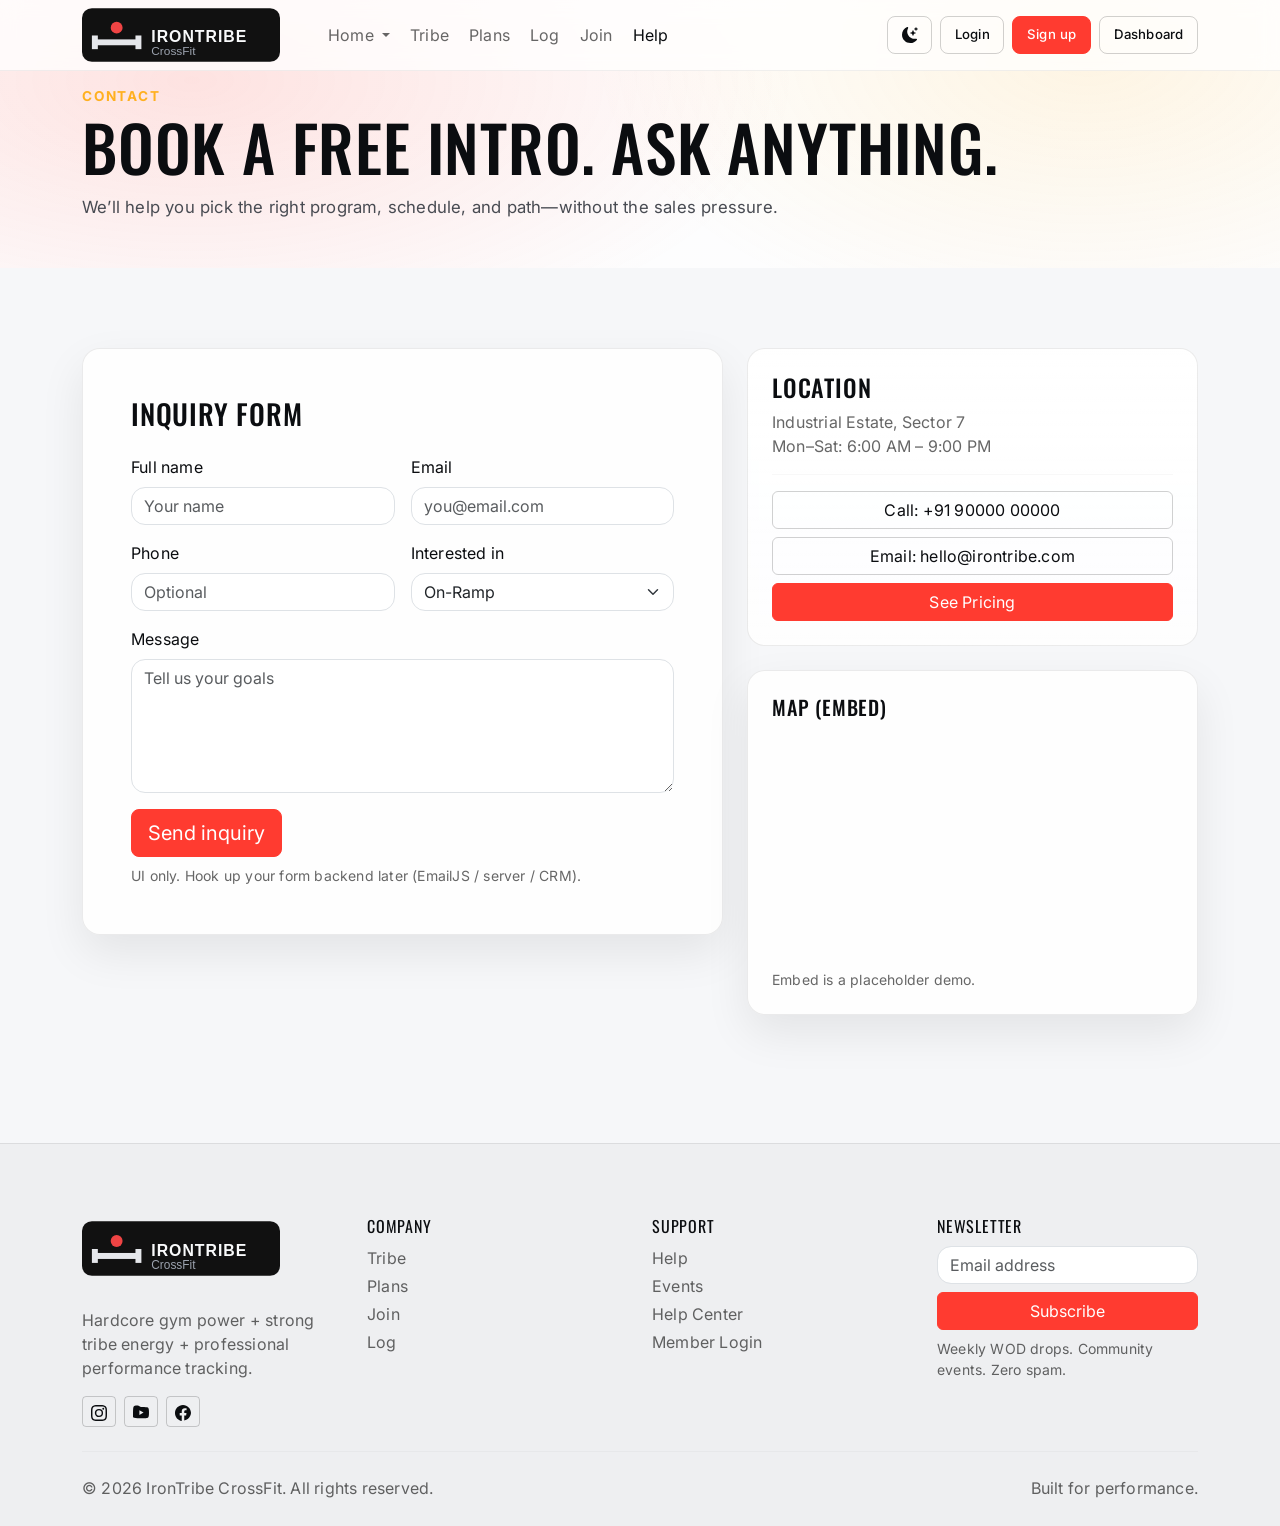
<file: contact.html>
<!doctype html>
<html lang="en" data-bs-theme="dark">

<head>
  <link rel="icon" type="image/svg+xml" href="assets/images/favicon.svg">
  <meta charset="utf-8">
  <meta name="viewport" content="width=device-width, initial-scale=1">
  <title>IronTribe CrossFit - Contact</title>
  <link rel="preconnect" href="https://fonts.googleapis.com">
  <link rel="preconnect" href="https://fonts.gstatic.com" crossorigin>
  <link
    href="https://fonts.googleapis.com/css2?family=Inter:wght@400;500;600;700;800;900&family=Oswald:wght@400;600;700&display=swap"
    rel="stylesheet">
  <link href="https://cdn.jsdelivr.net/npm/bootstrap@5.3.3/dist/css/bootstrap.min.css" rel="stylesheet">
  <link rel="stylesheet" href="assets/css/style.css">
</head>

<body>
  <nav class="navbar navbar-expand-lg navbar-glass fixed-top">
    <div class="container">
      <a class="navbar-brand" href="index.html">
        <img src="assets/images/logo.svg" alt="CrossFit Box Logo">
      </a>

      <div class="d-flex align-items-center gap-2 ms-auto order-lg-2">
        <button id="themeToggle" class="btn btn-sm btn-ghost" type="button" aria-label="Toggle theme" aria-pressed="false"></button>
        <a class="btn btn-sm btn-ghost d-none d-lg-inline-flex" href="login.html">Login</a>
        <a class="btn btn-sm btn-brand d-none d-lg-inline-flex" style="white-space: nowrap;" href="register.html">Sign
          up</a>
        <a class="btn btn-sm btn-ghost d-none d-lg-inline-flex" href="dashboard.html">Dashboard</a>
        <button class="navbar-toggler btn btn-sm btn-ghost d-lg-none" type="button" data-bs-toggle="offcanvas"
          data-bs-target="#offcanvasNav" aria-controls="offcanvasNav">Menu</button>
      </div>

      <div class="collapse navbar-collapse order-lg-1">
        <ul class="navbar-nav ms-lg-4 gap-lg-1">
          <li class="nav-item dropdown">
            <a class="nav-link dropdown-toggle" href="#" role="button" data-bs-toggle="dropdown" aria-expanded="false">
              Home
            </a>
            <ul class="dropdown-menu">
              <li><a class="dropdown-item" href="index.html">Main</a></li>
              <li><a class="dropdown-item" href="home-2.html">Pro</a></li>
            </ul>
          </li>
          <li class="nav-item"><a class="nav-link" href="about.html">Tribe</a></li>
          <li class="nav-item"><a class="nav-link" href="services.html">Plans</a></li>
          <li class="nav-item"><a class="nav-link" href="blog.html">Log</a></li>
          <li class="nav-item"><a class="nav-link" href="pricing.html">Join</a></li>
          <li class="nav-item"><a class="nav-link active" href="contact.html">Help</a></li>
        </ul>
      </div>
    </div>
  </nav>

  <div class="offcanvas offcanvas-end" tabindex="-1" id="offcanvasNav" aria-labelledby="offcanvasNavLabel">
    <div class="offcanvas-header">
      <h5 class="offcanvas-title h-display" id="offcanvasNavLabel">IronTribe</h5>
      <button type="button" class="btn-close" data-bs-dismiss="offcanvas" aria-label="Close"></button>
    </div>
    <div class="offcanvas-body">
      <ul class="navbar-nav mb-4">
        <li class="nav-item"><a class="nav-link" href="index.html">Home (Main)</a></li>
        <li class="nav-item"><a class="nav-link" href="home-2.html">Home (Pro)</a></li>
        <li class="nav-item"><a class="nav-link" href="about.html">Tribe</a></li>
        <li class="nav-item"><a class="nav-link" href="services.html">Plans</a></li>
        <li class="nav-item"><a class="nav-link" href="blog.html">Log</a></li>
        <li class="nav-item"><a class="nav-link" href="pricing.html">Join</a></li>
        <li class="nav-item"><a class="nav-link active" href="contact.html">Help</a></li>
      </ul>
      <hr class="hr-steel mb-4">
      <div class="d-grid gap-2">
        <a class="btn btn-ghost" href="login.html">Login</a>
        <a class="btn btn-brand" href="register.html">Sign up</a>
        <a class="btn btn-ghost" href="dashboard.html">Dashboard</a>
      </div>
    </div>
  </div>

  <header class="page-hero">
    <div class="container">
      <div class="kicker">Contact</div>
      <h1 class="h-display mega mt-2">Book a free intro. Ask anything.</h1>
      <p class="sublead mt-3 mb-0">We’ll help you pick the right program, schedule, and path—without the sales pressure.
      </p>
    </div>
  </header>

  <section class="section">
    <div class="container">
      <div class="row g-4">
        <div class="col-lg-7">
          <div class="surface p-4 p-lg-5">
            <h3 class="h-display">Inquiry form</h3>
            <form class="row g-3 mt-1">
              <div class="col-md-6">
                <label class="form-label">Full name</label>
                <input class="form-control" placeholder="Your name" required>
              </div>
              <div class="col-md-6">
                <label class="form-label">Email</label>
                <input type="email" class="form-control" placeholder="you@email.com" required>
              </div>
              <div class="col-md-6">
                <label class="form-label">Phone</label>
                <input class="form-control" placeholder="Optional">
              </div>
              <div class="col-md-6">
                <label class="form-label">Interested in</label>
                <select class="form-select">
                  <option>On-Ramp</option>
                  <option>CrossFit Group</option>
                  <option>Personal Training</option>
                  <option>Comp Team</option>
                </select>
              </div>
              <div class="col-12">
                <label class="form-label">Message</label>
                <textarea class="form-control" rows="5" placeholder="Tell us your goals"></textarea>
              </div>
              <div class="col-12">
                <button class="btn btn-brand btn-lg" type="submit">Send inquiry</button>
                <div class="text-white-50 small mt-2">UI only. Hook up your form backend later (EmailJS / server / CRM).
                </div>
              </div>
            </form>
          </div>
        </div>

        <div class="col-lg-5">
          <div class="card-industrial p-4 mb-4">
            <h4 class="h-display">Location</h4>
            <div class="text-white-50">Industrial Estate, Sector 7</div>
            <div class="text-white-50">Mon–Sat: 6:00 AM – 9:00 PM</div>
            <hr class="hr-steel my-3">
            <div class="d-grid gap-2">
              <a class="btn btn-ghost" href="#">Call: +91 90000 00000</a>
              <a class="btn btn-ghost" href="#">Email: hello@irontribe.com</a>
              <a class="btn btn-brand" href="pricing.html">See Pricing</a>
            </div>
          </div>

          <div class="surface p-4">
            <h5 class="h-display">Map (embed)</h5>
            <div class="ratio ratio-16x9 mt-3 rounded-xxl overflow-hidden">
              <iframe title="Map"
                src="https://www.openstreetmap.org/export/embed.html?bbox=77.58%2C12.92%2C77.62%2C12.96&layer=mapnik"
                loading="lazy"></iframe>
            </div>
            <div class="text-white-50 small mt-2">Embed is a placeholder demo.</div>
          </div>
        </div>

      </div>
    </div>
  </section>

  <footer class="footer mt-5">
    <div class="container">
      <div class="row g-4">
        <div class="col-lg-3">
          <div class="footer-logo-card">
            <img src="assets/images/logo.svg" alt="CrossFit Box Logo">
          </div>
          <p class="text-white-50">Hardcore gym power + strong tribe energy + professional performance tracking.</p>
          <div class="d-flex gap-2">
            <a class="btn btn-sm btn-ghost" href="#" aria-label="Instagram">
              <svg xmlns="http://www.w3.org/2000/svg" width="16" height="16" fill="currentColor" class="bi bi-instagram"
                viewBox="0 0 16 16">
                <path
                  d="M8 0C5.829 0 5.556.01 4.703.048 3.85.088 3.269.222 2.76.42a3.9 3.9 0 0 0-1.417.923A3.9 3.9 0 0 0 .42 2.76C.222 3.268.087 3.85.048 4.7.01 5.555 0 5.827 0 8.001c0 2.172.01 2.444.048 3.297.04.852.174 1.433.372 1.942.205.526.478.972.923 1.417.444.445.89.719 1.416.923.51.198 1.09.333 1.942.372C5.555 15.99 5.827 16 8 16s2.444-.01 3.298-.048c.851-.04 1.434-.174 1.943-.372a3.9 3.9 0 0 0 1.416-.923c.445-.445.718-.891.923-1.417.197-.509.332-1.09.372-1.942C15.99 10.445 16 10.173 16 8s-.01-2.445-.048-3.299c-.04-.851-.175-1.433-.372-1.941a3.9 3.9 0 0 0-.923-1.417A3.9 3.9 0 0 0 13.24.42c-.51-.198-1.092-.333-1.943-.372C10.443.01 10.172 0 7.998 0zm-.717 1.442h.718c2.136 0 2.389.007 3.232.046.78.035 1.204.166 1.486.275.373.145.64.319.92.599.28.28.453.546.598.92.11.281.24.705.275 1.485.039.843.047 1.096.047 3.231s-.008 2.389-.047 3.232c-.035.78-.166 1.203-.275 1.485a2.5 2.5 0 0 1-.599.919c-.28.28-.546.453-.92.598-.282.11-.705.24-1.485.276-.843.038-1.096.047-3.232.047s-2.39-.009-3.233-.047c-.78-.036-1.203-.166-1.485-.276a2.5 2.5 0 0 1-.92-.598 2.5 2.5 0 0 1-.6-.92c-.109-.281-.24-.705-.275-1.485-.038-.843-.046-1.096-.046-3.233s.008-2.388.046-3.231c.036-.78.166-1.204.276-1.486.145-.373.319-.64.599-.92.28-.28.546-.453.92-.598.282-.11.705-.24 1.485-.276.738-.034 1.024-.044 2.515-.045zm4.988 1.328a.96.96 0 1 0 0 1.92.96.96 0 0 0 0-1.92m-4.27 1.122a4.109 4.109 0 1 0 0 8.217 4.109 4.109 0 0 0 0-8.217m0 1.441a2.667 2.667 0 1 1 0 5.334 2.667 2.667 0 0 1 0-5.334" />
              </svg>
            </a>
            <a class="btn btn-sm btn-ghost" href="#" aria-label="YouTube">
              <svg xmlns="http://www.w3.org/2000/svg" width="16" height="16" fill="currentColor" class="bi bi-youtube"
                viewBox="0 0 16 16">
                <path
                  d="M8.051 1.999h.089c.822.003 4.987.033 6.11.335a2.01 2.01 0 0 1 1.415 1.42c.101.38.172.883.22 1.402l.01.104.022.26.008.104c.065.914.073 1.77.074 1.957v.075c-.001.194-.01 1.055-.075 1.97l-.008.104-.022.26-.01.104c-.048.519-.119 1.023-.22 1.402a2.01 2.01 0 0 1-1.415 1.42c-1.16.312-5.569.334-6.18.335h-.142c-.309 0-1.587-.006-2.927-.052l-.17-.006-.087-.004-.171-.007-.171-.007c-1.11-.049-2.367-.102-3.287-.335a2.01 2.01 0 0 1-1.415-1.42c-.101-.38-.172-.883-.22-1.402l-.01-.104-.022-.26-.008-.104C.065 7.086.057 6.23.056 6.043v-.075c.001-.194.01-1.055.075-1.97l.008-.104.022-.26.01-.104c.048-.519.119-1.023.22-1.402a2.01 2.01 0 0 1 1.415-1.42c.487-.13 1.544-.21 2.654-.26l.17-.007.172-.006.086-.003.171-.007A100 100 0 0 1 7.858 2zM6.4 5.209v4.818l4.157-2.408z" />
              </svg>
            </a>
            <a class="btn btn-sm btn-ghost" href="#" aria-label="Facebook">
              <svg xmlns="http://www.w3.org/2000/svg" width="16" height="16" fill="currentColor" class="bi bi-facebook"
                viewBox="0 0 16 16">
                <path
                  d="M16 8.049c0-4.446-3.582-8.05-8-8.05C3.58 0-.002 3.603-.002 8.05c0 4.017 2.926 7.347 6.75 7.951v-5.625h-2.03V8.05H6.75V6.275c0-2.017 1.195-3.131 3.022-3.131.876 0 1.791.157 1.791.157v1.98h-1.009c-.993 0-1.303.621-1.303 1.258v1.51h2.218l-.354 2.326H9.25V15.4c3.824-.604 6.75-3.934 6.75-7.951" />
              </svg>
            </a>
          </div>
        </div>
        <div class="col-6 col-lg-3">
          <div class="h-display mb-2">Company</div>
          <div class="d-grid gap-1">
            <a class="text-white-50" href="about.html">Tribe</a>
            <a class="text-white-50" href="services.html">Plans</a>
            <a class="text-white-50" href="pricing.html">Join</a>
            <a class="text-white-50" href="blog.html">Log</a>
          </div>
        </div>
        <div class="col-6 col-lg-3">
          <div class="h-display mb-2">Support</div>
          <div class="d-grid gap-1">
            <a class="text-white-50" href="contact.html">Help</a>
            <a class="text-white-50" href="coming-soon.html">Events</a>
            <a class="text-white-50" href="404.html">Help Center</a>
            <a class="text-white-50" href="login.html">Member Login</a>
          </div>
        </div>
        <div class="col-lg-3">
          <div class="h-display mb-2">Newsletter</div>
          <form class="d-grid gap-2">
            <input class="form-control" type="email" placeholder="Email address" required>
            <button class="btn btn-brand" type="submit">Subscribe</button>
            <div class="text-white-50 small">Weekly WOD drops. Community events. Zero spam.</div>
          </form>
        </div>
      </div>
      <hr class="hr-steel my-4">
      <div class="d-flex flex-wrap gap-2 justify-content-between align-items-center">
        <div class="text-white-50">© <span id="currentYear">2026</span> IronTribe CrossFit. All rights reserved.</div>
        <div class="text-white-50">Built for performance.</div>
      </div>
    </div>
  </footer>

  <button id="backToTop" class="btn btn-brand back-to-top" type="button">Top</button>

  <script src="https://cdn.jsdelivr.net/npm/bootstrap@5.3.3/dist/js/bootstrap.bundle.min.js"></script>
  <script src="assets/js/main.js"></script>
</body>

</html>
</file>
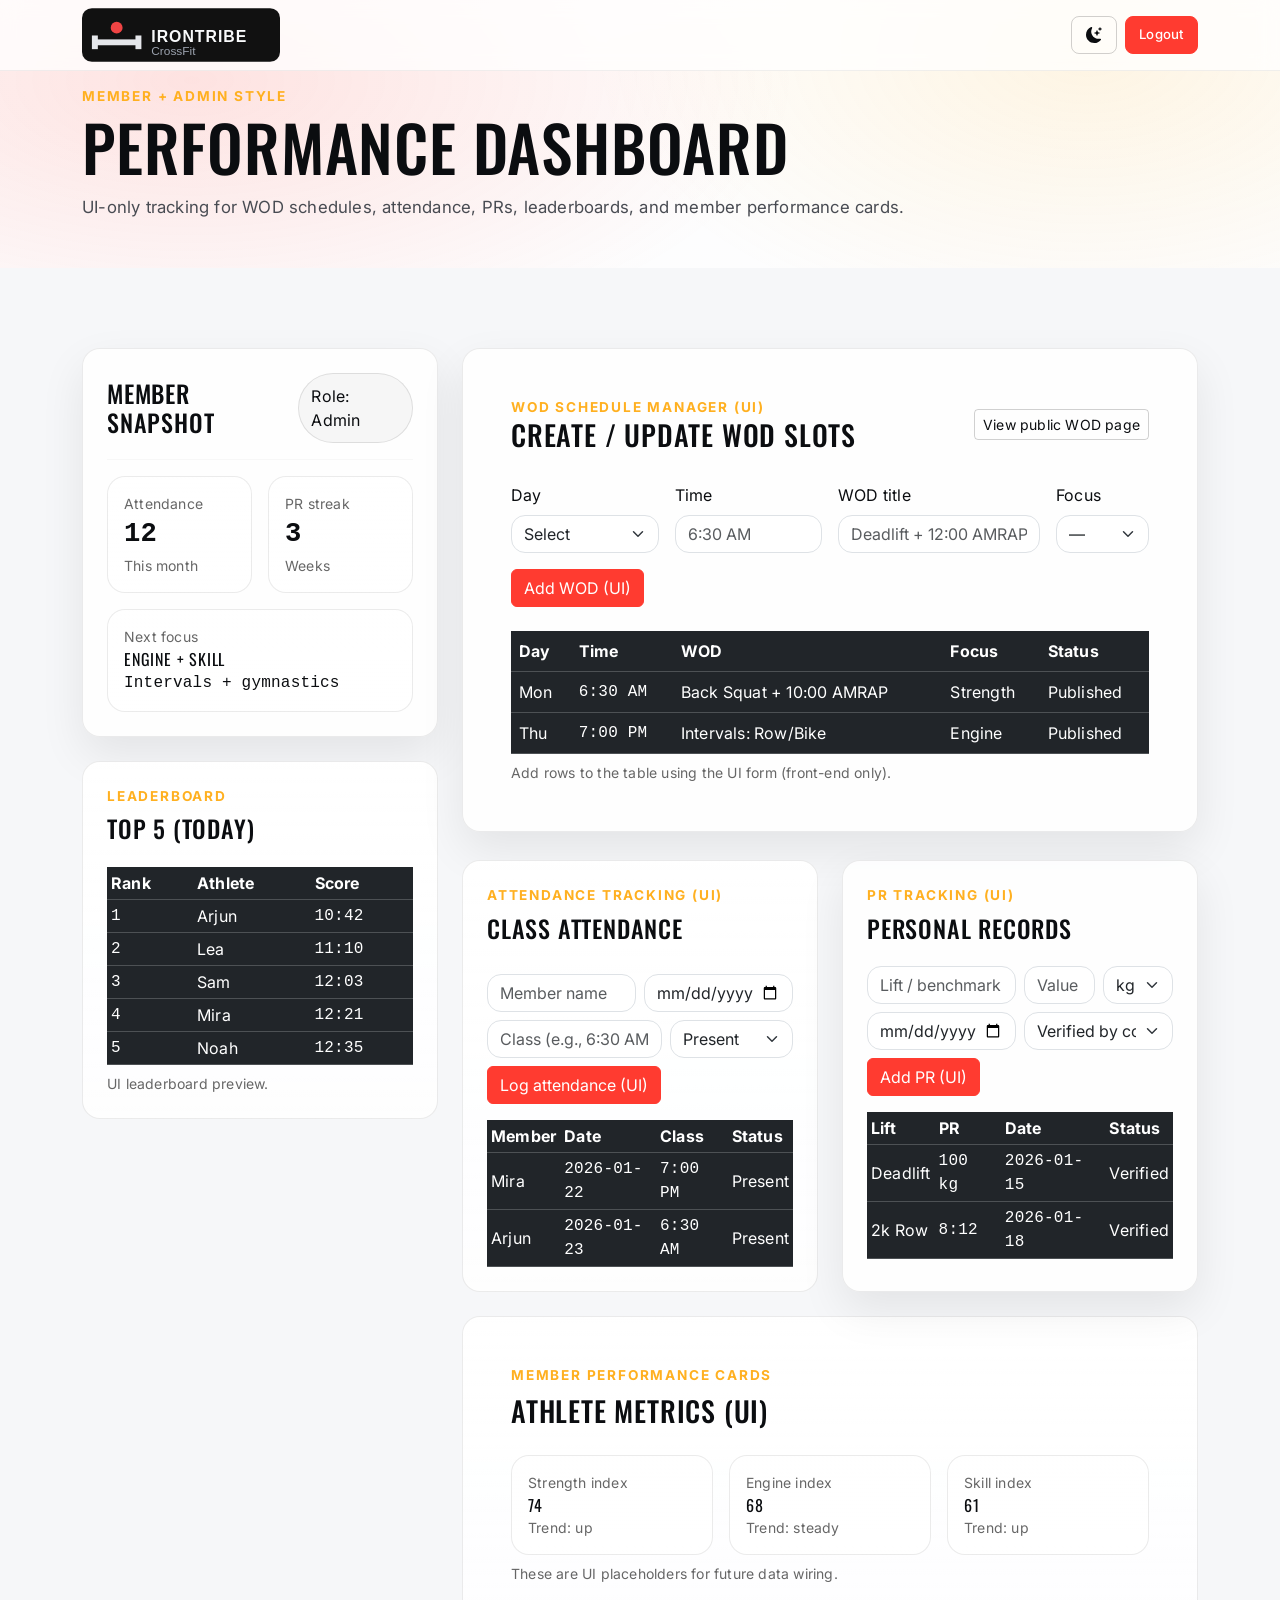
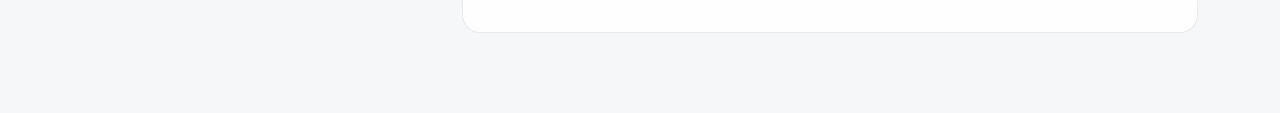
<file: dashboard.html>
<!doctype html>
<html lang="en" data-bs-theme="dark">

<head>
  <link rel="icon" type="image/svg+xml" href="assets/images/favicon.svg">
  <meta charset="utf-8">
  <meta name="viewport" content="width=device-width, initial-scale=1">
  <title>IronTribe CrossFit - Dashboard</title>
  <link rel="preconnect" href="https://fonts.googleapis.com">
  <link rel="preconnect" href="https://fonts.gstatic.com" crossorigin>
  <link
    href="https://fonts.googleapis.com/css2?family=Inter:wght@400;500;600;700;800;900&family=Oswald:wght@400;600;700&display=swap"
    rel="stylesheet">
  <link href="https://cdn.jsdelivr.net/npm/bootstrap@5.3.3/dist/css/bootstrap.min.css" rel="stylesheet">
  <link rel="stylesheet" href="assets/css/style.css">
</head>

<body>
  <nav class="navbar navbar-expand-lg navbar-glass fixed-top">
    <div class="container">
      <a class="navbar-brand" href="index.html">
        <img src="assets/images/logo.svg" alt="CrossFit Box Logo">
      </a>

      <div class="d-flex align-items-center gap-2 ms-auto order-lg-2">
        <button id="themeToggle" class="btn btn-sm btn-ghost" type="button" aria-label="Toggle theme" aria-pressed="false"></button>
        <a class="btn btn-sm btn-brand" href="index.html">Logout</a>
      </div>
    </div>
  </nav>


  <header class="page-hero">
    <div class="container">
      <div class="kicker">Member + admin style</div>
      <h1 class="h-display mega mt-2">Performance Dashboard</h1>
      <p class="sublead mt-3 mb-0">UI-only tracking for WOD schedules, attendance, PRs, leaderboards, and member
        performance cards.</p>
    </div>
  </header>

  <section class="section">
    <div class="container">
      <div class="row g-4">
        <div class="col-lg-4">
          <div class="surface p-4">
            <div class="d-flex justify-content-between align-items-center">
              <h4 class="h-display mb-0">Member snapshot</h4>
              <span class="badge-metric">Role: Admin</span>
            </div>
            <hr class="hr-steel my-3">
            <div class="row g-3">
              <div class="col-6">
                <div class="card-industrial p-3 h-100">
                  <div class="text-white-50 small">Attendance</div>
                  <div class="stat mono">12</div>
                  <div class="text-white-50 small">This month</div>
                </div>
              </div>
              <div class="col-6">
                <div class="card-industrial p-3 h-100">
                  <div class="text-white-50 small">PR streak</div>
                  <div class="stat mono">3</div>
                  <div class="text-white-50 small">Weeks</div>
                </div>
              </div>
              <div class="col-12">
                <div class="card-industrial p-3">
                  <div class="text-white-50 small">Next focus</div>
                  <div class="h-display">Engine + skill</div>
                  <div class="mono">Intervals + gymnastics</div>
                </div>
              </div>
            </div>
          </div>

          <div class="card-industrial p-4 mt-4">
            <div class="kicker">Leaderboard</div>
            <h4 class="h-display mt-2">Top 5 (Today)</h4>
            <div class="table-responsive mt-3">
              <table class="table table-dark table-sm align-middle mb-0">
                <thead>
                  <tr>
                    <th>Rank</th>
                    <th>Athlete</th>
                    <th>Score</th>
                  </tr>
                </thead>
                <tbody>
                  <tr>
                    <td class="mono">1</td>
                    <td>Arjun</td>
                    <td class="mono">10:42</td>
                  </tr>
                  <tr>
                    <td class="mono">2</td>
                    <td>Lea</td>
                    <td class="mono">11:10</td>
                  </tr>
                  <tr>
                    <td class="mono">3</td>
                    <td>Sam</td>
                    <td class="mono">12:03</td>
                  </tr>
                  <tr>
                    <td class="mono">4</td>
                    <td>Mira</td>
                    <td class="mono">12:21</td>
                  </tr>
                  <tr>
                    <td class="mono">5</td>
                    <td>Noah</td>
                    <td class="mono">12:35</td>
                  </tr>
                </tbody>
              </table>
            </div>
            <div class="text-white-50 small mt-2">UI leaderboard preview.</div>
          </div>
        </div>

        <div class="col-lg-8">
          <div class="surface p-4 p-lg-5">
            <div class="d-flex justify-content-between align-items-center flex-wrap gap-2">
              <div>
                <div class="kicker">WOD schedule manager (UI)</div>
                <h3 class="h-display mb-0">Create / update WOD slots</h3>
              </div>
              <a class="btn btn-sm btn-ghost" href="home-2.html">View public WOD page</a>
            </div>

            <form id="wodForm" class="row g-3 mt-3">
              <div class="col-md-3">
                <label class="form-label">Day</label>
                <select id="wodDay" class="form-select" required>
                  <option value="">Select</option>
                  <option>Mon</option>
                  <option>Tue</option>
                  <option>Wed</option>
                  <option>Thu</option>
                  <option>Fri</option>
                  <option>Sat</option>
                  <option>Sun</option>
                </select>
              </div>
              <div class="col-md-3">
                <label class="form-label">Time</label>
                <input id="wodTime" class="form-control" placeholder="6:30 AM" required>
              </div>
              <div class="col-md-4">
                <label class="form-label">WOD title</label>
                <input id="wodTitle" class="form-control" placeholder="Deadlift + 12:00 AMRAP" required>
              </div>
              <div class="col-md-2">
                <label class="form-label">Focus</label>
                <select id="wodFocus" class="form-select">
                  <option value="">—</option>
                  <option>Strength</option>
                  <option>Engine</option>
                  <option>Skill</option>
                  <option>Community</option>
                </select>
              </div>
              <div class="col-12">
                <button class="btn btn-brand" type="submit">Add WOD (UI)</button>
              </div>
            </form>

            <div class="table-responsive mt-4">
              <table class="table table-dark table-hover align-middle mb-0">
                <thead>
                  <tr>
                    <th>Day</th>
                    <th>Time</th>
                    <th>WOD</th>
                    <th>Focus</th>
                    <th>Status</th>
                  </tr>
                </thead>
                <tbody id="wodTableBody">
                  <tr>
                    <td>Mon</td>
                    <td class="mono">6:30 AM</td>
                    <td>Back Squat + 10:00 AMRAP</td>
                    <td>Strength</td>
                    <td>Published</td>
                  </tr>
                  <tr>
                    <td>Thu</td>
                    <td class="mono">7:00 PM</td>
                    <td>Intervals: Row/Bike</td>
                    <td>Engine</td>
                    <td>Published</td>
                  </tr>
                </tbody>
              </table>
            </div>
            <div class="text-white-50 small mt-2">Add rows to the table using the UI form (front-end only).</div>
          </div>

          <div class="row g-4 mt-1">
            <div class="col-lg-6">
              <div class="card-industrial p-4 h-100">
                <div class="kicker">Attendance tracking (UI)</div>
                <h4 class="h-display mt-2">Class attendance</h4>

                <form id="attendanceForm" class="row g-2 mt-3">
                  <div class="col-md-6">
                    <input id="attName" class="form-control" placeholder="Member name" required>
                  </div>
                  <div class="col-md-6">
                    <input id="attDate" type="date" class="form-control" required>
                  </div>
                  <div class="col-md-7">
                    <input id="attClass" class="form-control" placeholder="Class (e.g., 6:30 AM)" required>
                  </div>
                  <div class="col-md-5">
                    <select id="attStatus" class="form-select">
                      <option selected>Present</option>
                      <option>Late</option>
                      <option>No-show</option>
                    </select>
                  </div>
                  <div class="col-12">
                    <button class="btn btn-brand" type="submit">Log attendance (UI)</button>
                  </div>
                </form>

                <div class="table-responsive mt-3">
                  <table class="table table-dark table-sm align-middle mb-0">
                    <thead>
                      <tr>
                        <th>Member</th>
                        <th>Date</th>
                        <th>Class</th>
                        <th>Status</th>
                      </tr>
                    </thead>
                    <tbody id="attendanceTableBody">
                      <tr>
                        <td>Mira</td>
                        <td class="mono">2026-01-22</td>
                        <td class="mono">7:00 PM</td>
                        <td>Present</td>
                      </tr>
                      <tr>
                        <td>Arjun</td>
                        <td class="mono">2026-01-23</td>
                        <td class="mono">6:30 AM</td>
                        <td>Present</td>
                      </tr>
                    </tbody>
                  </table>
                </div>
              </div>
            </div>

            <div class="col-lg-6">
              <div class="surface p-4 h-100">
                <div class="kicker">PR tracking (UI)</div>
                <h4 class="h-display mt-2">Personal records</h4>

                <form id="prForm" class="row g-2 mt-3">
                  <div class="col-md-6">
                    <input id="prLift" class="form-control" placeholder="Lift / benchmark" required>
                  </div>
                  <div class="col-md-3">
                    <input id="prValue" class="form-control" placeholder="Value" required>
                  </div>
                  <div class="col-md-3">
                    <select id="prUnit" class="form-select">
                      <option>kg</option>
                      <option>lb</option>
                      <option>sec</option>
                      <option>reps</option>
                    </select>
                  </div>
                  <div class="col-md-6">
                    <input id="prDate" type="date" class="form-control">
                  </div>
                  <div class="col-md-6">
                    <select class="form-select">
                      <option selected>Verified by coach (UI)</option>
                      <option>Pending</option>
                    </select>
                  </div>
                  <div class="col-12">
                    <button class="btn btn-brand" type="submit">Add PR (UI)</button>
                  </div>
                </form>

                <div class="table-responsive mt-3">
                  <table class="table table-dark table-sm align-middle mb-0">
                    <thead>
                      <tr>
                        <th>Lift</th>
                        <th>PR</th>
                        <th>Date</th>
                        <th>Status</th>
                      </tr>
                    </thead>
                    <tbody id="prTableBody">
                      <tr>
                        <td>Deadlift</td>
                        <td class="mono">100 kg</td>
                        <td class="mono">2026-01-15</td>
                        <td>Verified</td>
                      </tr>
                      <tr>
                        <td>2k Row</td>
                        <td class="mono">8:12</td>
                        <td class="mono">2026-01-18</td>
                        <td>Verified</td>
                      </tr>
                    </tbody>
                  </table>
                </div>
              </div>
            </div>
          </div>

          <div class="card-industrial p-4 p-lg-5 mt-4">
            <div class="kicker">Member performance cards</div>
            <h3 class="h-display mt-2">Athlete metrics (UI)</h3>
            <div class="row g-3 mt-1">
              <div class="col-md-4">
                <div class="card-industrial p-3 h-100">
                  <div class="text-white-50 small">Strength index</div>
                  <div class="h-display">74</div>
                  <div class="text-white-50 small">Trend: up</div>
                </div>
              </div>
              <div class="col-md-4">
                <div class="card-industrial p-3 h-100">
                  <div class="text-white-50 small">Engine index</div>
                  <div class="h-display">68</div>
                  <div class="text-white-50 small">Trend: steady</div>
                </div>
              </div>
              <div class="col-md-4">
                <div class="card-industrial p-3 h-100">
                  <div class="text-white-50 small">Skill index</div>
                  <div class="h-display">61</div>
                  <div class="text-white-50 small">Trend: up</div>
                </div>
              </div>
            </div>
            <div class="text-white-50 small mt-2">These are UI placeholders for future data wiring.</div>
          </div>

        </div>
      </div>

    </div>
  </section>


  <button id="backToTop" class="btn btn-brand back-to-top" type="button">Top</button>

  <script src="https://cdn.jsdelivr.net/npm/bootstrap@5.3.3/dist/js/bootstrap.bundle.min.js"></script>
  <script src="assets/js/main.js"></script>
  <script src="assets/js/dashboard.js"></script>
</body>

</html>
</file>
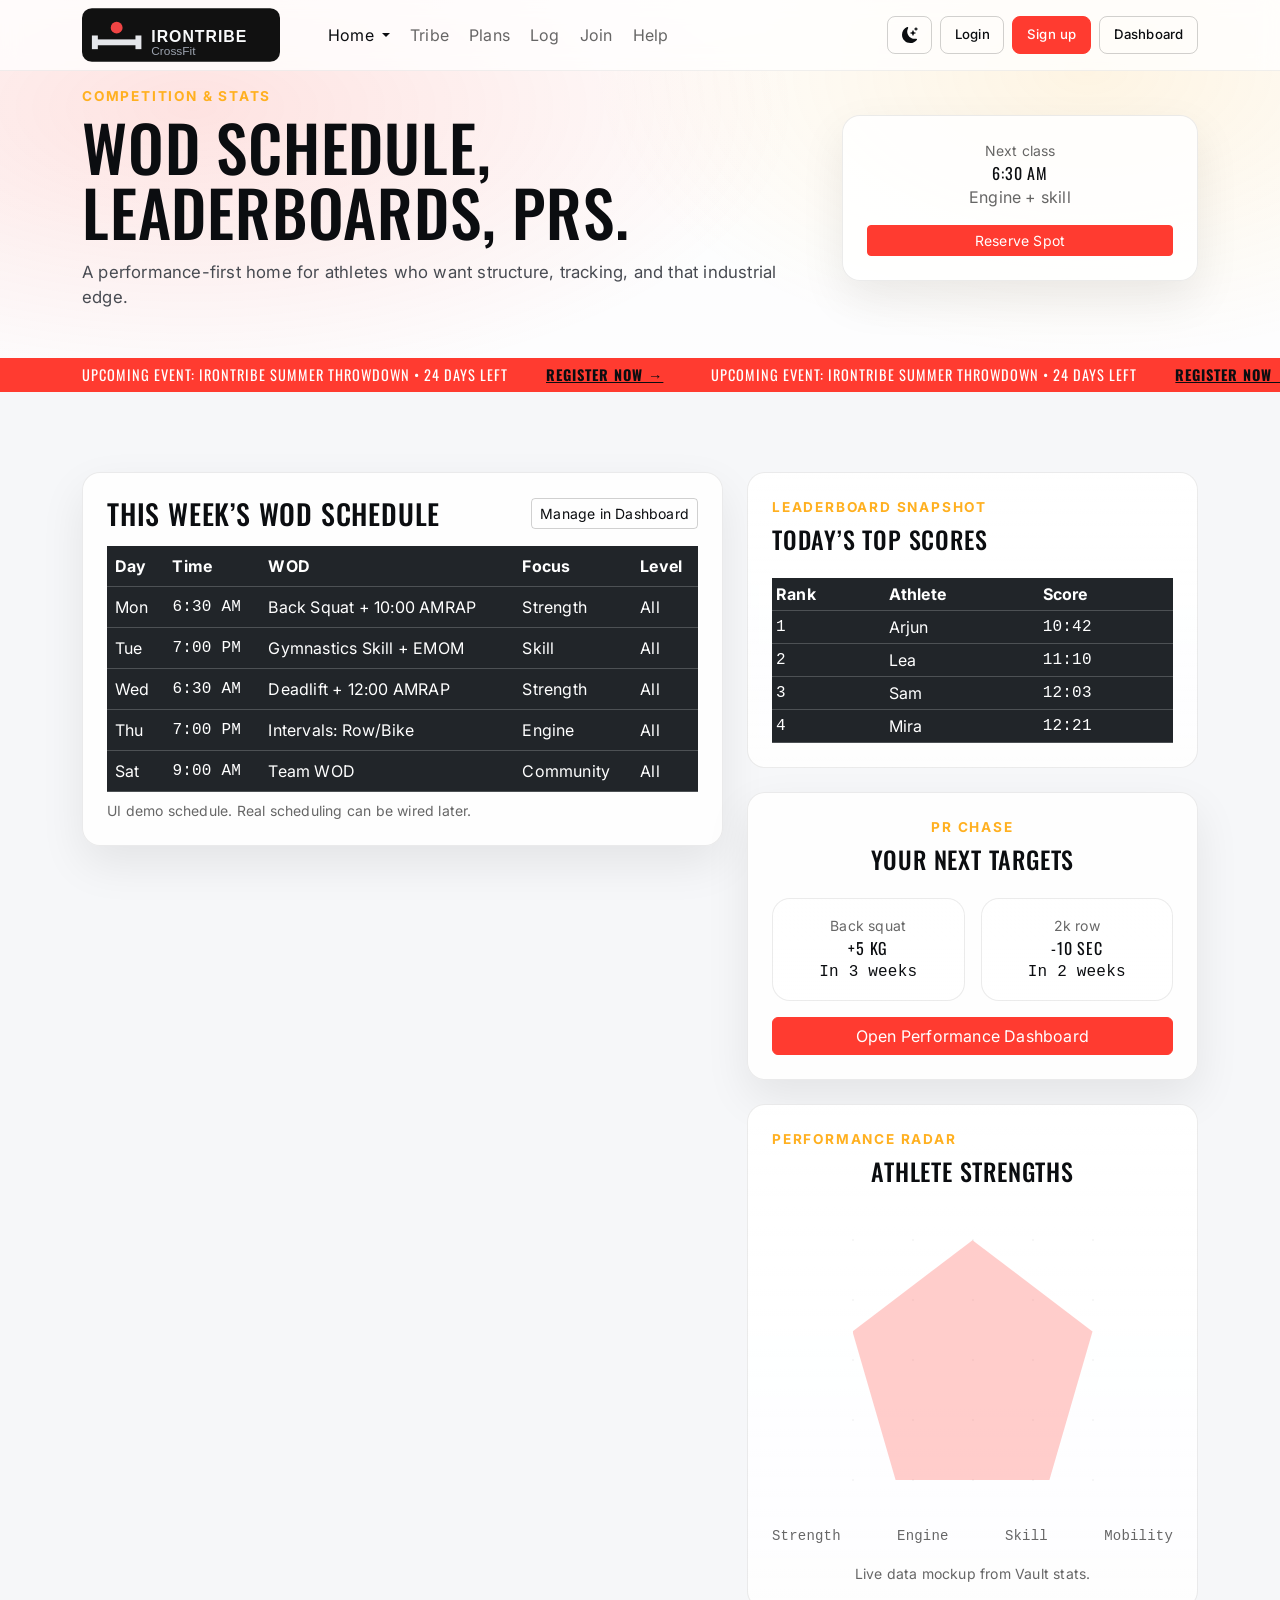
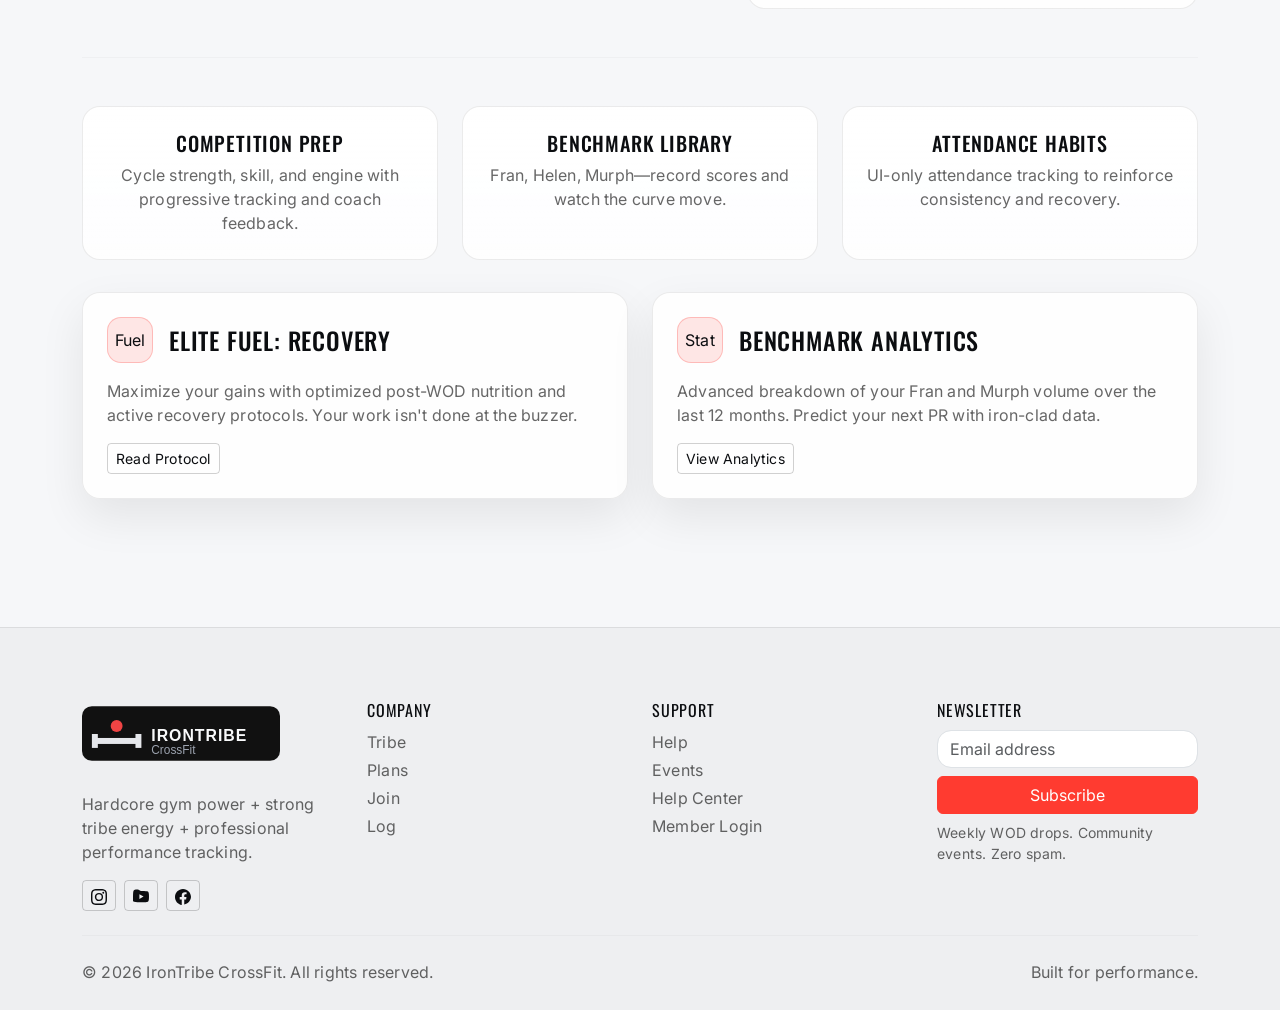
<file: home-2.html>
<!doctype html>
<html lang="en" data-bs-theme="dark">

<head>
  <link rel="icon" type="image/svg+xml" href="assets/images/favicon.svg">
  <meta charset="utf-8">
  <meta name="viewport" content="width=device-width, initial-scale=1">
  <title>IronTribe CrossFit - WOD + Competition</title>
  <link rel="preconnect" href="https://fonts.googleapis.com">
  <link rel="preconnect" href="https://fonts.gstatic.com" crossorigin>
  <link
    href="https://fonts.googleapis.com/css2?family=Inter:wght@400;500;600;700;800;900&family=Oswald:wght@400;600;700&display=swap"
    rel="stylesheet">
  <link href="https://cdn.jsdelivr.net/npm/bootstrap@5.3.3/dist/css/bootstrap.min.css" rel="stylesheet">
  <link rel="stylesheet" href="assets/css/style.css">
</head>

<body>
  <nav class="navbar navbar-expand-lg navbar-glass fixed-top">
    <div class="container">
      <a class="navbar-brand" href="index.html">
        <img src="assets/images/logo.svg" alt="CrossFit Box Logo">
      </a>

      <div class="d-flex align-items-center gap-2 ms-auto order-lg-2">
        <button id="themeToggle" class="btn btn-sm btn-ghost" type="button" aria-label="Toggle theme" aria-pressed="false"></button>
        <a class="btn btn-sm btn-ghost d-none d-lg-inline-flex" href="login.html">Login</a>
        <a class="btn btn-sm btn-brand d-none d-lg-inline-flex" style="white-space: nowrap;" href="register.html">Sign
          up</a>
        <a class="btn btn-sm btn-ghost d-none d-lg-inline-flex" href="dashboard.html">Dashboard</a>
        <button class="navbar-toggler btn btn-sm btn-ghost d-lg-none" type="button" data-bs-toggle="offcanvas"
          data-bs-target="#offcanvasNav" aria-controls="offcanvasNav">
          Menu
        </button>
      </div>

      <div class="collapse navbar-collapse order-lg-1">
        <ul class="navbar-nav ms-lg-4 gap-lg-1">
          <li class="nav-item dropdown">
            <a class="nav-link dropdown-toggle active" href="#" role="button" data-bs-toggle="dropdown"
              aria-expanded="false">
              Home
            </a>
            <ul class="dropdown-menu">
              <li><a class="dropdown-item" href="index.html">Main</a></li>
              <li><a class="dropdown-item active" href="home-2.html">Pro</a></li>
            </ul>
          </li>
          <li class="nav-item"><a class="nav-link" href="about.html">Tribe</a></li>
          <li class="nav-item"><a class="nav-link" href="services.html">Plans</a></li>
          <li class="nav-item"><a class="nav-link" href="blog.html">Log</a></li>
          <li class="nav-item"><a class="nav-link" href="pricing.html">Join</a></li>
          <li class="nav-item"><a class="nav-link" href="contact.html">Help</a></li>
        </ul>
      </div>
    </div>
  </nav>

  <div class="offcanvas offcanvas-end" tabindex="-1" id="offcanvasNav" aria-labelledby="offcanvasNavLabel">
    <div class="offcanvas-header">
      <h5 class="offcanvas-title h-display" id="offcanvasNavLabel">IronTribe</h5>
      <button type="button" class="btn-close" data-bs-dismiss="offcanvas" aria-label="Close"></button>
    </div>
    <div class="offcanvas-body">
      <ul class="navbar-nav mb-4">
        <li class="nav-item"><a class="nav-link" href="index.html">Home (Main)</a></li>
        <li class="nav-item"><a class="nav-link active" href="home-2.html">Home (Pro)</a></li>
        <li class="nav-item"><a class="nav-link" href="about.html">Tribe</a></li>
        <li class="nav-item"><a class="nav-link" href="services.html">Plans</a></li>
        <li class="nav-item"><a class="nav-link" href="blog.html">Log</a></li>
        <li class="nav-item"><a class="nav-link" href="pricing.html">Join</a></li>
        <li class="nav-item"><a class="nav-link" href="contact.html">Help</a></li>
      </ul>
      <hr class="hr-steel mb-4">
      <div class="d-grid gap-2">
        <a class="btn btn-ghost" href="login.html">Login</a>
        <a class="btn btn-brand" href="register.html">Sign up</a>
        <a class="btn btn-ghost" href="dashboard.html">Dashboard</a>
      </div>
    </div>
  </div>

  <header class="page-hero">
    <div class="container">
      <div class="row align-items-center g-4">
        <div class="col-lg-8 text-center text-lg-start">
          <div class="kicker">Competition & stats</div>
          <h1 class="h-display mega mt-2">WOD schedule, leaderboards, PRs.</h1>
          <p class="sublead mt-3 mb-0">A performance-first home for athletes who want structure, tracking, and that
            industrial edge.</p>
        </div>
        <div class="col-lg-4">
          <div class="surface p-4 text-center">
            <div class="text-white-50 small">Next class</div>
            <div class="h-display">6:30 AM</div>
            <div class="text-white-50">Engine + skill</div>
            <a class="btn btn-sm btn-brand mt-3 w-100 w-sm-auto" href="pricing.html">Reserve Spot</a>
          </div>
        </div>
      </div>
    </div>
  </header>

  <div class="countdown-strip">
    <div class="container">
      <div class="ticker">
        <div class="countdown-content">
          <span>Upcoming Event: IronTribe Summer Throwdown <span>• 24 Days Left</span></span>
          <a href="coming-soon.html" class="text-white fw-bold ms-2">Register Now →</a>
        </div>
        <div class="countdown-content ms-5">
          <span>Upcoming Event: IronTribe Summer Throwdown <span>• 24 Days Left</span></span>
          <a href="coming-soon.html" class="text-white fw-bold ms-2">Register Now →</a>
        </div>
      </div>
    </div>
  </div>

  <section class="section">
    <div class="container">
      <div class="row g-4">
        <div class="col-lg-7">
          <div class="surface p-4">
            <div class="d-flex justify-content-between align-items-center flex-wrap gap-2">
              <h3 class="h-display mb-0">This Week’s WOD Schedule</h3>
              <a class="btn btn-sm btn-ghost" href="dashboard.html">Manage in Dashboard</a>
            </div>
            <div class="table-responsive mt-3">
              <table class="table table-dark table-hover align-middle mb-0">
                <thead>
                  <tr>
                    <th>Day</th>
                    <th>Time</th>
                    <th>WOD</th>
                    <th>Focus</th>
                    <th>Level</th>
                  </tr>
                </thead>
                <tbody>
                  <tr>
                    <td>Mon</td>
                    <td class="mono">6:30 AM</td>
                    <td>Back Squat + 10:00 AMRAP</td>
                    <td>Strength</td>
                    <td>All</td>
                  </tr>
                  <tr>
                    <td>Tue</td>
                    <td class="mono">7:00 PM</td>
                    <td>Gymnastics Skill + EMOM</td>
                    <td>Skill</td>
                    <td>All</td>
                  </tr>
                  <tr>
                    <td>Wed</td>
                    <td class="mono">6:30 AM</td>
                    <td>Deadlift + 12:00 AMRAP</td>
                    <td>Strength</td>
                    <td>All</td>
                  </tr>
                  <tr>
                    <td>Thu</td>
                    <td class="mono">7:00 PM</td>
                    <td>Intervals: Row/Bike</td>
                    <td>Engine</td>
                    <td>All</td>
                  </tr>
                  <tr>
                    <td>Sat</td>
                    <td class="mono">9:00 AM</td>
                    <td>Team WOD</td>
                    <td>Community</td>
                    <td>All</td>
                  </tr>
                </tbody>
              </table>
            </div>
            <div class="text-white-50 small mt-2">UI demo schedule. Real scheduling can be wired later.</div>
          </div>
        </div>
        <div class="col-lg-5">
          <div class="card-industrial p-4 mb-4">
            <div class="kicker">Leaderboard snapshot</div>
            <h4 class="h-display mt-2">Today’s Top Scores</h4>
            <div class="table-responsive mt-3">
              <table class="table table-dark table-sm align-middle mb-0">
                <thead>
                  <tr>
                    <th>Rank</th>
                    <th>Athlete</th>
                    <th>Score</th>
                  </tr>
                </thead>
                <tbody>
                  <tr>
                    <td class="mono">1</td>
                    <td>Arjun</td>
                    <td class="mono">10:42</td>
                  </tr>
                  <tr>
                    <td class="mono">2</td>
                    <td>Lea</td>
                    <td class="mono">11:10</td>
                  </tr>
                  <tr>
                    <td class="mono">3</td>
                    <td>Sam</td>
                    <td class="mono">12:03</td>
                  </tr>
                  <tr>
                    <td class="mono">4</td>
                    <td>Mira</td>
                    <td class="mono">12:21</td>
                  </tr>
                </tbody>
              </table>
            </div>
          </div>

          <div class="surface p-4 text-center">
            <div class="kicker">PR chase</div>
            <h4 class="h-display mt-2">Your next targets</h4>
            <div class="row g-3 mt-1">
              <div class="col-12 col-sm-6">
                <div class="card-industrial p-3 h-100">
                  <div class="text-white-50 small">Back squat</div>
                  <div class="h-display">+5 kg</div>
                  <div class="mono">In 3 weeks</div>
                </div>
              </div>
              <div class="col-12 col-sm-6">
                <div class="card-industrial p-3 h-100">
                  <div class="text-white-50 small">2k row</div>
                  <div class="h-display">-10 sec</div>
                  <div class="mono">In 2 weeks</div>
                </div>
              </div>
              <div class="col-12">
                <a class="btn btn-brand w-100" href="dashboard.html">Open Performance Dashboard</a>
              </div>
            </div>
          </div>

          <div class="card-industrial p-4 mt-4">
            <div class="kicker">Performance radar</div>
            <h4 class="h-display mt-2 text-center">Athlete Strengths</h4>
            <div class="radar-container mt-3">
              <div class="radar-web"></div>
              <div class="radar-shape"></div>
            </div>
            <div class="d-flex justify-content-between mt-3 small mono text-white-50">
              <span>Strength</span>
              <span>Engine</span>
              <span>Skill</span>
              <span>Mobility</span>
            </div>
            <p class="text-center text-white-50 small mt-3 mb-0">Live data mockup from Vault stats.</p>
          </div>

        </div>
      </div>

      <hr class="hr-steel my-5">

      <div class="row g-4">
        <div class="col-lg-4">
          <div class="card-industrial p-4 h-100 text-center">
            <h5 class="h-display">Competition prep</h5>
            <p class="text-white-50 mb-0">Cycle strength, skill, and engine with progressive tracking and coach
              feedback.</p>
          </div>
        </div>
        <div class="col-lg-4">
          <div class="card-industrial p-4 h-100 text-center">
            <h5 class="h-display">Benchmark library</h5>
            <p class="text-white-50 mb-0">Fran, Helen, Murph—record scores and watch the curve move.</p>
          </div>
        </div>
        <div class="col-lg-4">
          <div class="card-industrial p-4 h-100 text-center">
            <h5 class="h-display">Attendance habits</h5>
            <p class="text-white-50 mb-0">UI-only attendance tracking to reinforce consistency and recovery.</p>
          </div>
        </div>
      </div>

      <div class="row g-4 mt-2">
        <div class="col-lg-6">
          <div class="surface p-4 h-100">
            <div class="d-flex align-items-center gap-3">
              <div class="icon-chip bg-brand">Fuel</div>
              <h4 class="h-display mb-0">Elite Fuel: Recovery</h4>
            </div>
            <p class="text-white-50 mt-3 mb-0">Maximize your gains with optimized post-WOD nutrition and active recovery
              protocols. Your work isn't done at the buzzer.</p>
            <a class="btn btn-sm btn-ghost mt-3" href="blog-details.html">Read Protocol</a>
          </div>
        </div>
        <div class="col-lg-6">
          <div class="surface p-4 h-100">
            <div class="d-flex align-items-center gap-3">
              <div class="icon-chip bg-brand">Stat</div>
              <h4 class="h-display mb-0">Benchmark Analytics</h4>
            </div>
            <p class="text-white-50 mt-3 mb-0">Advanced breakdown of your Fran and Murph volume over the last 12 months.
              Predict your next PR with iron-clad data.</p>
            <a class="btn btn-sm btn-ghost mt-3" href="dashboard.html">View Analytics</a>
          </div>
        </div>
      </div>

    </div>
  </section>

  <footer class="footer mt-5">
    <div class="container">
      <div class="row g-4">
        <div class="col-lg-3">
          <div class="footer-logo-card">
            <img src="assets/images/logo.svg" alt="CrossFit Box Logo">
          </div>
          <p class="text-white-50">Hardcore gym power + strong tribe energy + professional performance tracking.</p>
          <div class="d-flex gap-2">
            <a class="btn btn-sm btn-ghost" href="#" aria-label="Instagram">
              <svg xmlns="http://www.w3.org/2000/svg" width="16" height="16" fill="currentColor" class="bi bi-instagram"
                viewBox="0 0 16 16">
                <path
                  d="M8 0C5.829 0 5.556.01 4.703.048 3.85.088 3.269.222 2.76.42a3.9 3.9 0 0 0-1.417.923A3.9 3.9 0 0 0 .42 2.76C.222 3.268.087 3.85.048 4.7.01 5.555 0 5.827 0 8.001c0 2.172.01 2.444.048 3.297.04.852.174 1.433.372 1.942.205.526.478.972.923 1.417.444.445.89.719 1.416.923.51.198 1.09.333 1.942.372C5.555 15.99 5.827 16 8 16s2.444-.01 3.298-.048c.851-.04 1.434-.174 1.943-.372a3.9 3.9 0 0 0 1.416-.923c.445-.445.718-.891.923-1.417.197-.509.332-1.09.372-1.942C15.99 10.445 16 10.173 16 8s-.01-2.445-.048-3.299c-.04-.851-.175-1.433-.372-1.941a3.9 3.9 0 0 0-.923-1.417A3.9 3.9 0 0 0 13.24.42c-.51-.198-1.092-.333-1.943-.372C10.443.01 10.172 0 7.998 0zm-.717 1.442h.718c2.136 0 2.389.007 3.232.046.78.035 1.204.166 1.486.275.373.145.64.319.92.599.28.28.453.546.598.92.11.281.24.705.275 1.485.039.843.047 1.096.047 3.231s-.008 2.389-.047 3.232c-.035.78-.166 1.203-.275 1.485a2.5 2.5 0 0 1-.599.919c-.28.28-.546.453-.92.598-.282.11-.705.24-1.485.276-.843.038-1.096.047-3.232.047s-2.39-.009-3.233-.047c-.78-.036-1.203-.166-1.485-.276a2.5 2.5 0 0 1-.92-.598 2.5 2.5 0 0 1-.6-.92c-.109-.281-.24-.705-.275-1.485-.038-.843-.046-1.096-.046-3.233s.008-2.388.046-3.231c.036-.78.166-1.204.276-1.486.145-.373.319-.64.599-.92.28-.28.546-.453.92-.598.282-.11.705-.24 1.485-.276.738-.034 1.024-.044 2.515-.045zm4.988 1.328a.96.96 0 1 0 0 1.92.96.96 0 0 0 0-1.92m-4.27 1.122a4.109 4.109 0 1 0 0 8.217 4.109 4.109 0 0 0 0-8.217m0 1.441a2.667 2.667 0 1 1 0 5.334 2.667 2.667 0 0 1 0-5.334" />
              </svg>
            </a>
            <a class="btn btn-sm btn-ghost" href="#" aria-label="YouTube">
              <svg xmlns="http://www.w3.org/2000/svg" width="16" height="16" fill="currentColor" class="bi bi-youtube"
                viewBox="0 0 16 16">
                <path
                  d="M8.051 1.999h.089c.822.003 4.987.033 6.11.335a2.01 2.01 0 0 1 1.415 1.42c.101.38.172.883.22 1.402l.01.104.022.26.008.104c.065.914.073 1.77.074 1.957v.075c-.001.194-.01 1.055-.075 1.97l-.008.104-.022.26-.01.104c-.048.519-.119 1.023-.22 1.402a2.01 2.01 0 0 1-1.415 1.42c-1.16.312-5.569.334-6.18.335h-.142c-.309 0-1.587-.006-2.927-.052l-.17-.006-.087-.004-.171-.007-.171-.007c-1.11-.049-2.367-.102-3.287-.335a2.01 2.01 0 0 1-1.415-1.42c-.101-.38-.172-.883-.22-1.402l-.01-.104-.022-.26-.008-.104C.065 7.086.057 6.23.056 6.043v-.075c.001-.194.01-1.055.075-1.97l.008-.104.022-.26.01-.104c.048-.519.119-1.023.22-1.402a2.01 2.01 0 0 1 1.415-1.42c.487-.13 1.544-.21 2.654-.26l.17-.007.172-.006.086-.003.171-.007A100 100 0 0 1 7.858 2zM6.4 5.209v4.818l4.157-2.408z" />
              </svg>
            </a>
            <a class="btn btn-sm btn-ghost" href="#" aria-label="Facebook">
              <svg xmlns="http://www.w3.org/2000/svg" width="16" height="16" fill="currentColor" class="bi bi-facebook"
                viewBox="0 0 16 16">
                <path
                  d="M16 8.049c0-4.446-3.582-8.05-8-8.05C3.58 0-.002 3.603-.002 8.05c0 4.017 2.926 7.347 6.75 7.951v-5.625h-2.03V8.05H6.75V6.275c0-2.017 1.195-3.131 3.022-3.131.876 0 1.791.157 1.791.157v1.98h-1.009c-.993 0-1.303.621-1.303 1.258v1.51h2.218l-.354 2.326H9.25V15.4c3.824-.604 6.75-3.934 6.75-7.951" />
              </svg>
            </a>
          </div>
        </div>
        <div class="col-6 col-lg-3">
          <div class="h-display mb-2">Company</div>
          <div class="d-grid gap-1">
            <a class="text-white-50" href="about.html">Tribe</a>
            <a class="text-white-50" href="services.html">Plans</a>
            <a class="text-white-50" href="pricing.html">Join</a>
            <a class="text-white-50" href="blog.html">Log</a>
          </div>
        </div>
        <div class="col-6 col-lg-3">
          <div class="h-display mb-2">Support</div>
          <div class="d-grid gap-1">
            <a class="text-white-50" href="contact.html">Help</a>
            <a class="text-white-50" href="coming-soon.html">Events</a>
            <a class="text-white-50" href="404.html">Help Center</a>
            <a class="text-white-50" href="login.html">Member Login</a>
          </div>
        </div>
        <div class="col-lg-3">
          <div class="h-display mb-2">Newsletter</div>
          <form class="d-grid gap-2">
            <input class="form-control" type="email" placeholder="Email address" required>
            <button class="btn btn-brand" type="submit">Subscribe</button>
            <div class="text-white-50 small">Weekly WOD drops. Community events. Zero spam.</div>
          </form>
        </div>
      </div>
      <hr class="hr-steel my-4">
      <div class="d-flex flex-wrap gap-2 justify-content-between align-items-center">
        <div class="text-white-50">© <span id="currentYear">2026</span> IronTribe CrossFit. All rights reserved.</div>
        <div class="text-white-50">Built for performance.</div>
      </div>
    </div>
  </footer>

  <button id="backToTop" class="btn btn-brand back-to-top" type="button">Top</button>

  <script src="https://cdn.jsdelivr.net/npm/bootstrap@5.3.3/dist/js/bootstrap.bundle.min.js"></script>
  <script src="assets/js/main.js"></script>
</body>

</html>
</file>
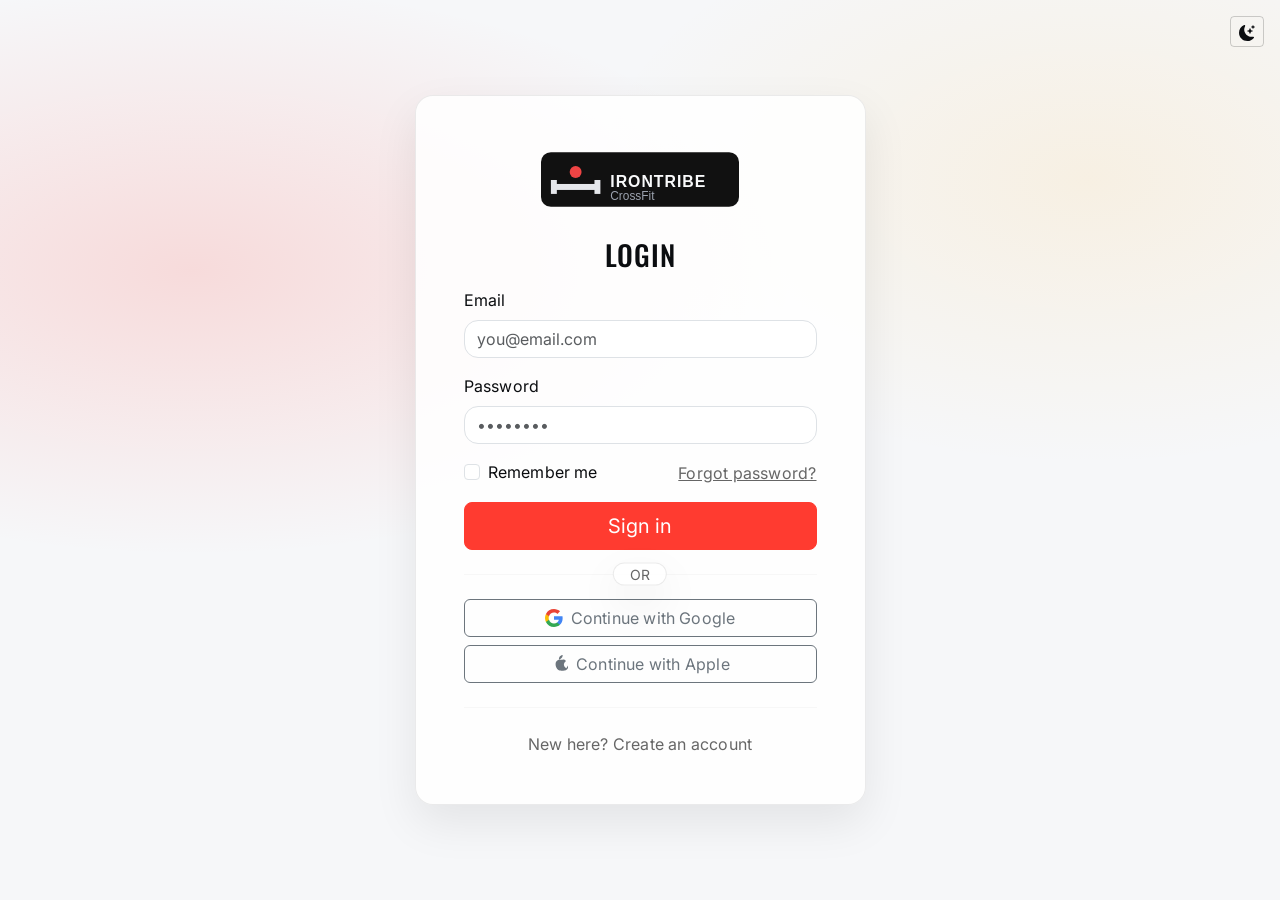
<file: login.html>
<!doctype html>
<html lang="en" data-bs-theme="dark">

<head>
  <link rel="icon" type="image/svg+xml" href="assets/images/favicon.svg">
  <meta charset="utf-8">
  <meta name="viewport" content="width=device-width, initial-scale=1">
  <title>IronTribe CrossFit - Login</title>
  <link rel="preconnect" href="https://fonts.googleapis.com">
  <link rel="preconnect" href="https://fonts.gstatic.com" crossorigin>
  <link
    href="https://fonts.googleapis.com/css2?family=Inter:wght@400;500;600;700;800;900&family=Oswald:wght@400;600;700&display=swap"
    rel="stylesheet">
  <link href="https://cdn.jsdelivr.net/npm/bootstrap@5.3.3/dist/css/bootstrap.min.css" rel="stylesheet">
  <link rel="stylesheet" href="assets/css/style.css">
</head>

<body>
  <div class="auth-page">
    <div class="container">
      <div class="row justify-content-center">
        <div class="col-lg-5 col-md-8">
          <div class="auth-card text-center">
            <div class="surface p-4 p-lg-5 text-start">
              <a href="index.html">
                <img src="assets/images/logo.svg" alt="IronTribe CrossFit" class="auth-logo">
              </a>
              <h3 class="h-display" style="text-align: center;">Login</h3>
              <form class="mt-3">
                <div class="mb-3">
                  <label class="form-label">Email</label>
                  <input type="email" class="form-control" placeholder="you@email.com" required>
                </div>
                <div class="mb-3">
                  <label class="form-label">Password</label>
                  <input type="password" class="form-control" placeholder="••••••••" required>
                </div>
                <div class="d-flex justify-content-between align-items-center mb-3">
                  <div class="form-check">
                    <input class="form-check-input" type="checkbox" id="rememberMe">
                    <label class="form-check-label" for="rememberMe">Remember me</label>
                  </div>
                  <a class="text-white-50" href="coming-soon.html">Forgot password?</a>
                </div>
                <button class="btn btn-brand btn-lg w-100" type="submit">Sign in</button>

                <div class="position-relative my-4">
                  <hr class="hr-steel">
                  <span
                    class="position-absolute top-50 start-50 translate-middle px-3 surface text-white-50 small">OR</span>
                </div>

                <div class="d-grid gap-2">
                  <a href="#" class="btn btn-outline-secondary d-flex align-items-center justify-content-center gap-2">
                    <svg xmlns="http://www.w3.org/2000/svg" width="18" height="18" viewBox="0 0 18 18">
                      <path fill="#4285F4"
                        d="M17.64 9.2c0-.637-.057-1.251-.164-1.84H9v3.481h4.844c-.209 1.125-.843 2.078-1.796 2.717v2.258h2.908c1.702-1.567 2.684-3.874 2.684-6.615z" />
                      <path fill="#34A853"
                        d="M9 18c2.43 0 4.467-.806 5.956-2.184l-2.908-2.258c-.806.54-1.837.86-3.048.86-2.344 0-4.328-1.584-5.036-3.711H.957v2.332A8.997 8.997 0 0 0 9 18z" />
                      <path fill="#FBBC05"
                        d="M3.964 10.707c-.18-.54-.282-1.117-.282-1.707s.102-1.167.282-1.707V4.96H.957A8.996 8.996 0 0 0 0 9c0 1.452.348 2.827.957 4.041l3.007-2.334z" />
                      <path fill="#EA4335"
                        d="M9 3.58c1.321 0 2.508.454 3.44 1.345l2.582-2.58C13.463.891 11.426 0 9 0A8.997 8.997 0 0 0 .957 4.958L3.964 7.29C4.672 5.163 6.656 3.58 9 3.58z" />
                    </svg>
                    Continue with Google
                  </a>
                  <a href="#" class="btn btn-outline-secondary d-flex align-items-center justify-content-center gap-2">
                    <svg xmlns="http://www.w3.org/2000/svg" width="18" height="18" fill="currentColor"
                      class="bi bi-apple" viewBox="0 0 16 16">
                      <path
                        d="M11.182.008C11.148-.03 9.923.023 8.857 1.18c-1.066 1.156-.902 2.482-.878 2.516.024.034 1.52.087 2.475-1.258.955-1.345.762-2.391.728-2.43m3.314 11.733c-.048-.096-2.325-1.234-2.113-3.422.212-2.189 1.675-2.789 1.698-2.854.023-.065-.097-.369-.313-.579-.216-.21-.52-.42-.857-.594-.336-.174-.68-.268-1.026-.268-.344 0-1.22.23-1.638.23-.418 0-1.16-.23-1.62-.23-.46 0-1.298.234-1.84.594-.541.36-1.07.864-1.353 1.36-.282.496-.482 1.29-.482 2.189 0 .899.23 2.189.658 3.013.428.824 1.132 1.75 1.84 2.258.707.508 1.414.234 1.84.234.426 0 .945.274 1.62.274.675 0 1.218-.274 1.62-.274.402 0 1.163.274 1.84-.234.676-.508 1.414-1.434 1.84-2.258.428-.824.658-2.114.658-3.013 0-.014 0-.03-.002-.045" />
                    </svg>
                    Continue with Apple
                  </a>
                </div>
              </form>
              <hr class="hr-steel my-4">
              <div class="text-center text-theme-muted">New here? <a class="nav-link d-inline p-0 text-brand"
                  href="register.html">Create an
                  account</a></div>
            </div>

          </div>
        </div>
      </div>
    </div>
  </div>

  <button id="themeToggle" class="btn btn-sm btn-ghost position-fixed top-0 end-0 m-3" type="button" aria-label="Toggle theme" aria-pressed="false"></button>

  <script src="https://cdn.jsdelivr.net/npm/bootstrap@5.3.3/dist/js/bootstrap.bundle.min.js"></script>
  <script src="assets/js/main.js"></script>
</body>

</html>
</file>
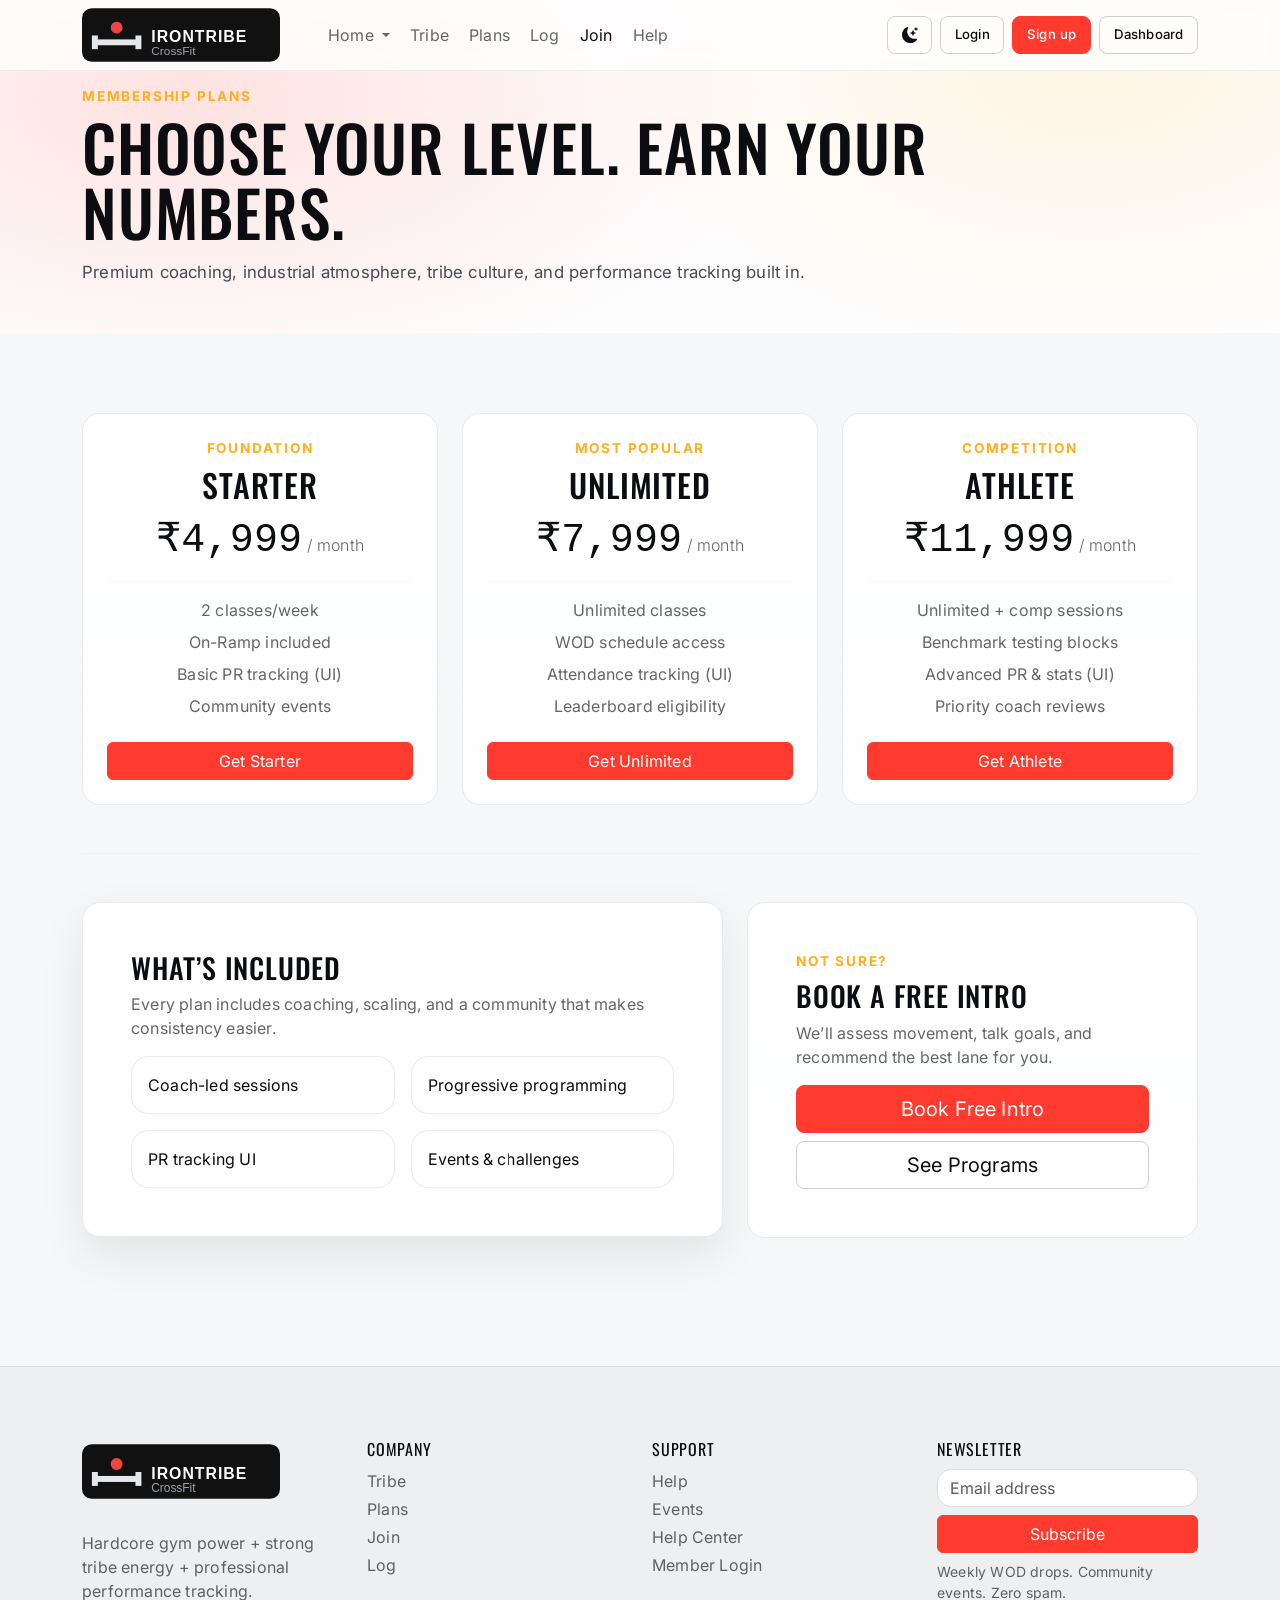
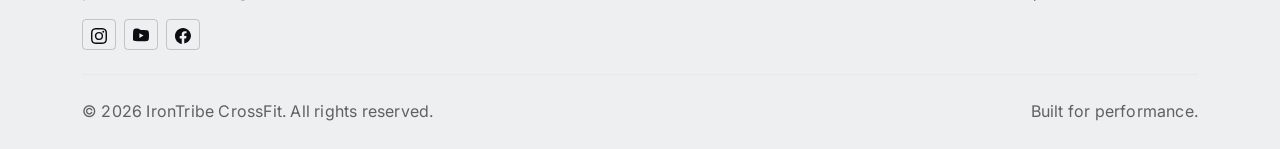
<file: pricing.html>
<!doctype html>
<html lang="en" data-bs-theme="dark">

<head>
  <link rel="icon" type="image/svg+xml" href="assets/images/favicon.svg">
  <meta charset="utf-8">
  <meta name="viewport" content="width=device-width, initial-scale=1">
  <title>IronTribe CrossFit - Pricing</title>
  <link rel="preconnect" href="https://fonts.googleapis.com">
  <link rel="preconnect" href="https://fonts.gstatic.com" crossorigin>
  <link
    href="https://fonts.googleapis.com/css2?family=Inter:wght@400;500;600;700;800;900&family=Oswald:wght@400;600;700&display=swap"
    rel="stylesheet">
  <link href="https://cdn.jsdelivr.net/npm/bootstrap@5.3.3/dist/css/bootstrap.min.css" rel="stylesheet">
  <link rel="stylesheet" href="assets/css/style.css">
</head>

<body>
  <nav class="navbar navbar-expand-lg navbar-glass fixed-top">
    <div class="container">
      <a class="navbar-brand" href="index.html">
        <img src="assets/images/logo.svg" alt="CrossFit Box Logo">
      </a>

      <div class="d-flex align-items-center gap-2 ms-auto order-lg-2">
        <button id="themeToggle" class="btn btn-sm btn-ghost" type="button" aria-label="Toggle theme" aria-pressed="false"></button>
        <a class="btn btn-sm btn-ghost d-none d-lg-inline-flex" href="login.html">Login</a>
        <a class="btn btn-sm btn-brand d-none d-lg-inline-flex" style="white-space: nowrap;" href="register.html">Sign
          up</a>
        <a class="btn btn-sm btn-ghost d-none d-lg-inline-flex" href="dashboard.html">Dashboard</a>
        <button class="navbar-toggler btn btn-sm btn-ghost d-lg-none" type="button" data-bs-toggle="offcanvas"
          data-bs-target="#offcanvasNav" aria-controls="offcanvasNav">Menu</button>
      </div>

      <div class="collapse navbar-collapse order-lg-1">
        <ul class="navbar-nav ms-lg-4 gap-lg-1">
          <li class="nav-item dropdown">
            <a class="nav-link dropdown-toggle" href="#" role="button" data-bs-toggle="dropdown" aria-expanded="false">
              Home
            </a>
            <ul class="dropdown-menu">
              <li><a class="dropdown-item" href="index.html">Main</a></li>
              <li><a class="dropdown-item" href="home-2.html">Pro</a></li>
            </ul>
          </li>
          <li class="nav-item"><a class="nav-link" href="about.html">Tribe</a></li>
          <li class="nav-item"><a class="nav-link" href="services.html">Plans</a></li>
          <li class="nav-item"><a class="nav-link" href="blog.html">Log</a></li>
          <li class="nav-item"><a class="nav-link active" href="pricing.html">Join</a></li>
          <li class="nav-item"><a class="nav-link" href="contact.html">Help</a></li>
        </ul>
      </div>
    </div>
  </nav>

  <div class="offcanvas offcanvas-end" tabindex="-1" id="offcanvasNav" aria-labelledby="offcanvasNavLabel">
    <div class="offcanvas-header">
      <h5 class="offcanvas-title h-display" id="offcanvasNavLabel">IronTribe</h5>
      <button type="button" class="btn-close" data-bs-dismiss="offcanvas" aria-label="Close"></button>
    </div>
    <div class="offcanvas-body">
      <ul class="navbar-nav mb-4">
        <li class="nav-item"><a class="nav-link" href="index.html">Home (Main)</a></li>
        <li class="nav-item"><a class="nav-link" href="home-2.html">Home (Pro)</a></li>
        <li class="nav-item"><a class="nav-link" href="about.html">Tribe</a></li>
        <li class="nav-item"><a class="nav-link" href="services.html">Plans</a></li>
        <li class="nav-item"><a class="nav-link" href="blog.html">Log</a></li>
        <li class="nav-item"><a class="nav-link active" href="pricing.html">Join</a></li>
        <li class="nav-item"><a class="nav-link" href="contact.html">Help</a></li>
      </ul>
      <hr class="hr-steel mb-4">
      <div class="d-grid gap-2">
        <a class="btn btn-ghost" href="login.html">Login</a>
        <a class="btn btn-brand" href="register.html">Sign up</a>
        <a class="btn btn-ghost" href="dashboard.html">Dashboard</a>
      </div>
    </div>
  </div>

  <header class="page-hero">
    <div class="container">
      <div class="kicker">Membership plans</div>
      <h1 class="h-display mega mt-2">Choose your level. Earn your numbers.</h1>
      <p class="sublead mt-3 mb-0">Premium coaching, industrial atmosphere, tribe culture, and performance tracking
        built in.</p>
    </div>
  </header>

  <section class="section">
    <div class="container">
      <div class="row g-4">
        <div class="col-lg-4">
          <div class="card-industrial p-4 h-100 d-flex flex-column text-center">
            <div class="kicker">Foundation</div>
            <h2 class="h-display mt-2">Starter</h2>
            <div class="display-6 fw-black"><span class="mono">₹4,999</span><span class="text-white-50 fs-6"> /
                month</span></div>
            <hr class="hr-steel my-3">
            <div class="d-grid gap-2 text-white-50">
              <div>2 classes/week</div>
              <div>On-Ramp included</div>
              <div>Basic PR tracking (UI)</div>
              <div>Community events</div>
            </div>
            <a class="btn btn-brand mt-auto w-100" style="margin-top: 1.5rem !important;" href="register.html">Get
              Starter</a>
          </div>
        </div>

        <div class="col-lg-4">
          <div class="card-industrial p-4 h-100 d-flex flex-column text-center">
            <div class="kicker">Most popular</div>
            <h2 class="h-display mt-2">Unlimited</h2>
            <div class="display-6 fw-black"><span class="mono">₹7,999</span><span class="text-white-50 fs-6"> /
                month</span></div>
            <hr class="hr-steel my-3">
            <div class="d-grid gap-2 text-white-50">
              <div>Unlimited classes</div>
              <div>WOD schedule access</div>
              <div>Attendance tracking (UI)</div>
              <div>Leaderboard eligibility</div>
            </div>
            <a class="btn btn-brand mt-auto w-100" style="margin-top: 1.5rem !important;" href="register.html">Get
              Unlimited</a>
          </div>
        </div>

        <div class="col-lg-4">
          <div class="card-industrial p-4 h-100 d-flex flex-column text-center">
            <div class="kicker">Competition</div>
            <h2 class="h-display mt-2">Athlete</h2>
            <div class="display-6 fw-black"><span class="mono">₹11,999</span><span class="text-white-50 fs-6"> /
                month</span></div>
            <hr class="hr-steel my-3">
            <div class="d-grid gap-2 text-white-50">
              <div>Unlimited + comp sessions</div>
              <div>Benchmark testing blocks</div>
              <div>Advanced PR & stats (UI)</div>
              <div>Priority coach reviews</div>
            </div>
            <a class="btn btn-brand mt-auto w-100" style="margin-top: 1.5rem !important;" href="register.html">Get
              Athlete</a>
          </div>
        </div>
      </div>

      <hr class="hr-steel my-5">

      <div class="row g-4">
        <div class="col-lg-7">
          <div class="surface p-4 p-lg-5">
            <h3 class="h-display">What’s included</h3>
            <p class="text-white-50">Every plan includes coaching, scaling, and a community that makes consistency
              easier.</p>
            <div class="row g-3">
              <div class="col-md-6">
                <div class="card-industrial p-3">Coach-led sessions</div>
              </div>
              <div class="col-md-6">
                <div class="card-industrial p-3">Progressive programming</div>
              </div>
              <div class="col-md-6">
                <div class="card-industrial p-3">PR tracking UI</div>
              </div>
              <div class="col-md-6">
                <div class="card-industrial p-3">Events & challenges</div>
              </div>
            </div>
          </div>
        </div>
        <div class="col-lg-5">
          <div class="card-industrial p-4 p-lg-5 h-100">
            <div class="kicker">Not sure?</div>
            <h3 class="h-display mt-2">Book a free intro</h3>
            <p class="text-white-50">We’ll assess movement, talk goals, and recommend the best lane for you.</p>
            <a class="btn btn-brand btn-lg w-100" href="contact.html">Book Free Intro</a>
            <a class="btn btn-ghost btn-lg w-100 mt-2" href="services.html">See Programs</a>
          </div>
        </div>
      </div>

    </div>
  </section>

  <footer class="footer mt-5">
    <div class="container">
      <div class="row g-4">
        <div class="col-lg-3">
          <div class="footer-logo-card">
            <img src="assets/images/logo.svg" alt="CrossFit Box Logo">
          </div>
          <p class="text-white-50">Hardcore gym power + strong tribe energy + professional performance tracking.</p>
          <div class="d-flex gap-2">
            <a class="btn btn-sm btn-ghost" href="#" aria-label="Instagram">
              <svg xmlns="http://www.w3.org/2000/svg" width="16" height="16" fill="currentColor" class="bi bi-instagram"
                viewBox="0 0 16 16">
                <path
                  d="M8 0C5.829 0 5.556.01 4.703.048 3.85.088 3.269.222 2.76.42a3.9 3.9 0 0 0-1.417.923A3.9 3.9 0 0 0 .42 2.76C.222 3.268.087 3.85.048 4.7.01 5.555 0 5.827 0 8.001c0 2.172.01 2.444.048 3.297.04.852.174 1.433.372 1.942.205.526.478.972.923 1.417.444.445.89.719 1.416.923.51.198 1.09.333 1.942.372C5.555 15.99 5.827 16 8 16s2.444-.01 3.298-.048c.851-.04 1.434-.174 1.943-.372a3.9 3.9 0 0 0 1.416-.923c.445-.445.718-.891.923-1.417.197-.509.332-1.09.372-1.942C15.99 10.445 16 10.173 16 8s-.01-2.445-.048-3.299c-.04-.851-.175-1.433-.372-1.941a3.9 3.9 0 0 0-.923-1.417A3.9 3.9 0 0 0 13.24.42c-.51-.198-1.092-.333-1.943-.372C10.443.01 10.172 0 7.998 0zm-.717 1.442h.718c2.136 0 2.389.007 3.232.046.78.035 1.204.166 1.486.275.373.145.64.319.92.599.28.28.453.546.598.92.11.281.24.705.275 1.485.039.843.047 1.096.047 3.231s-.008 2.389-.047 3.232c-.035.78-.166 1.203-.275 1.485a2.5 2.5 0 0 1-.599.919c-.28.28-.546.453-.92.598-.282.11-.705.24-1.485.276-.843.038-1.096.047-3.232.047s-2.39-.009-3.233-.047c-.78-.036-1.203-.166-1.485-.276a2.5 2.5 0 0 1-.92-.598 2.5 2.5 0 0 1-.6-.92c-.109-.281-.24-.705-.275-1.485-.038-.843-.046-1.096-.046-3.233s.008-2.388.046-3.231c.036-.78.166-1.204.276-1.486.145-.373.319-.64.599-.92.28-.28.546-.453.92-.598.282-.11.705-.24 1.485-.276.738-.034 1.024-.044 2.515-.045zm4.988 1.328a.96.96 0 1 0 0 1.92.96.96 0 0 0 0-1.92m-4.27 1.122a4.109 4.109 0 1 0 0 8.217 4.109 4.109 0 0 0 0-8.217m0 1.441a2.667 2.667 0 1 1 0 5.334 2.667 2.667 0 0 1 0-5.334" />
              </svg>
            </a>
            <a class="btn btn-sm btn-ghost" href="#" aria-label="YouTube">
              <svg xmlns="http://www.w3.org/2000/svg" width="16" height="16" fill="currentColor" class="bi bi-youtube"
                viewBox="0 0 16 16">
                <path
                  d="M8.051 1.999h.089c.822.003 4.987.033 6.11.335a2.01 2.01 0 0 1 1.415 1.42c.101.38.172.883.22 1.402l.01.104.022.26.008.104c.065.914.073 1.77.074 1.957v.075c-.001.194-.01 1.055-.075 1.97l-.008.104-.022.26-.01.104c-.048.519-.119 1.023-.22 1.402a2.01 2.01 0 0 1-1.415 1.42c-1.16.312-5.569.334-6.18.335h-.142c-.309 0-1.587-.006-2.927-.052l-.17-.006-.087-.004-.171-.007-.171-.007c-1.11-.049-2.367-.102-3.287-.335a2.01 2.01 0 0 1-1.415-1.42c-.101-.38-.172-.883-.22-1.402l-.01-.104-.022-.26-.008-.104C.065 7.086.057 6.23.056 6.043v-.075c.001-.194.01-1.055.075-1.97l.008-.104.022-.26.01-.104c.048-.519.119-1.023.22-1.402a2.01 2.01 0 0 1 1.415-1.42c.487-.13 1.544-.21 2.654-.26l.17-.007.172-.006.086-.003.171-.007A100 100 0 0 1 7.858 2zM6.4 5.209v4.818l4.157-2.408z" />
              </svg>
            </a>
            <a class="btn btn-sm btn-ghost" href="#" aria-label="Facebook">
              <svg xmlns="http://www.w3.org/2000/svg" width="16" height="16" fill="currentColor" class="bi bi-facebook"
                viewBox="0 0 16 16">
                <path
                  d="M16 8.049c0-4.446-3.582-8.05-8-8.05C3.58 0-.002 3.603-.002 8.05c0 4.017 2.926 7.347 6.75 7.951v-5.625h-2.03V8.05H6.75V6.275c0-2.017 1.195-3.131 3.022-3.131.876 0 1.791.157 1.791.157v1.98h-1.009c-.993 0-1.303.621-1.303 1.258v1.51h2.218l-.354 2.326H9.25V15.4c3.824-.604 6.75-3.934 6.75-7.951" />
              </svg>
            </a>
          </div>
        </div>
        <div class="col-6 col-lg-3">
          <div class="h-display mb-2">Company</div>
          <div class="d-grid gap-1">
            <a class="text-white-50" href="about.html">Tribe</a>
            <a class="text-white-50" href="services.html">Plans</a>
            <a class="text-white-50" href="pricing.html">Join</a>
            <a class="text-white-50" href="blog.html">Log</a>
          </div>
        </div>
        <div class="col-6 col-lg-3">
          <div class="h-display mb-2">Support</div>
          <div class="d-grid gap-1">
            <a class="text-white-50" href="contact.html">Help</a>
            <a class="text-white-50" href="coming-soon.html">Events</a>
            <a class="text-white-50" href="404.html">Help Center</a>
            <a class="text-white-50" href="login.html">Member Login</a>
          </div>
        </div>
        <div class="col-lg-3">
          <div class="h-display mb-2">Newsletter</div>
          <form class="d-grid gap-2">
            <input class="form-control" type="email" placeholder="Email address" required>
            <button class="btn btn-brand" type="submit">Subscribe</button>
            <div class="text-white-50 small">Weekly WOD drops. Community events. Zero spam.</div>
          </form>
        </div>
      </div>
      <hr class="hr-steel my-4">
      <div class="d-flex flex-wrap gap-2 justify-content-between align-items-center">
        <div class="text-white-50">© <span id="currentYear">2026</span> IronTribe CrossFit. All rights reserved.</div>
        <div class="text-white-50">Built for performance.</div>
      </div>
    </div>
  </footer>

  <button id="backToTop" class="btn btn-brand back-to-top" type="button">Top</button>

  <script src="https://cdn.jsdelivr.net/npm/bootstrap@5.3.3/dist/js/bootstrap.bundle.min.js"></script>
  <script src="assets/js/main.js"></script>
</body>

</html>
</file>
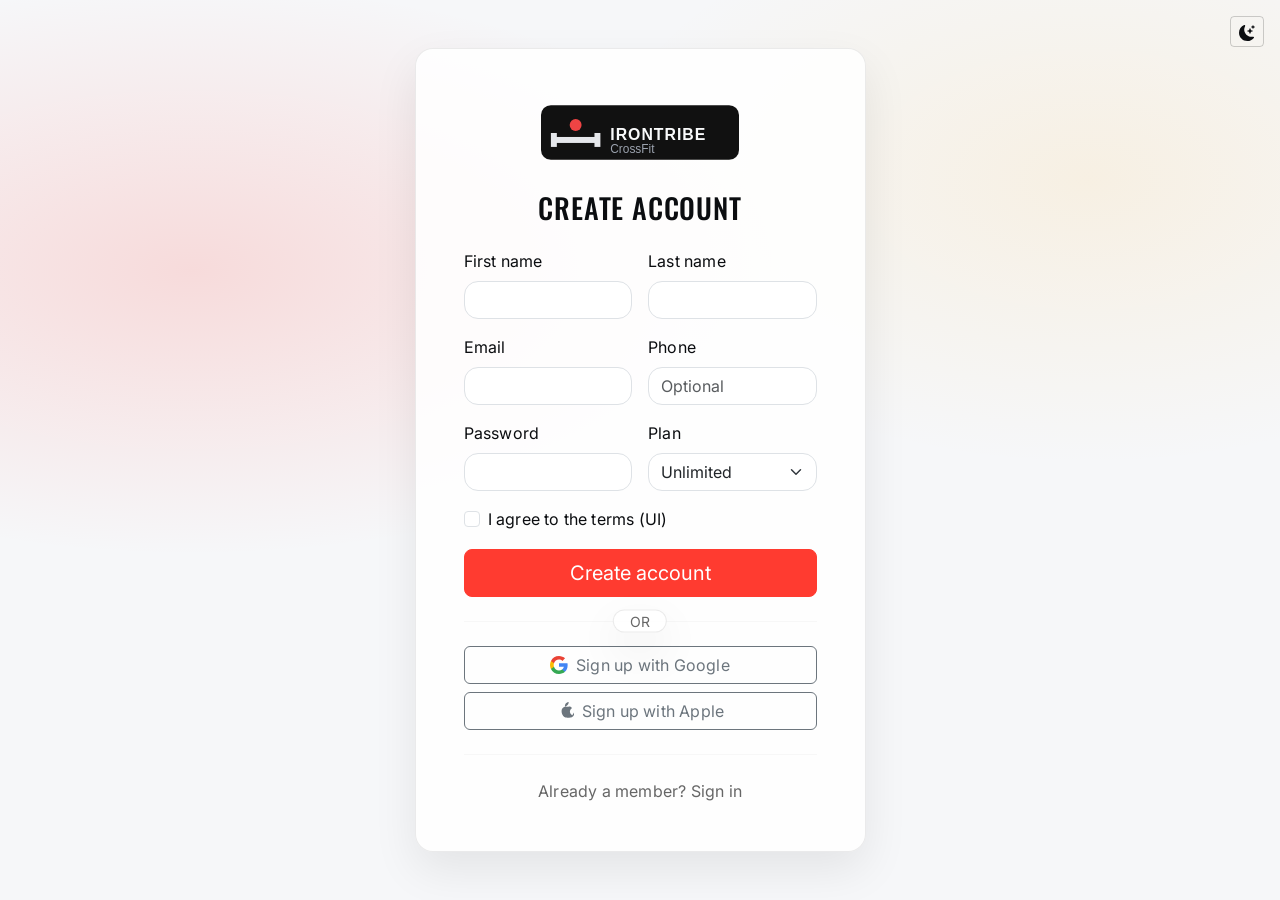
<file: register.html>
<!doctype html>
<html lang="en" data-bs-theme="dark">

<head>
  <link rel="icon" type="image/svg+xml" href="assets/images/favicon.svg">
  <meta charset="utf-8">
  <meta name="viewport" content="width=device-width, initial-scale=1">
  <title>IronTribe CrossFit - Register</title>
  <link rel="preconnect" href="https://fonts.googleapis.com">
  <link rel="preconnect" href="https://fonts.gstatic.com" crossorigin>
  <link
    href="https://fonts.googleapis.com/css2?family=Inter:wght@400;500;600;700;800;900&family=Oswald:wght@400;600;700&display=swap"
    rel="stylesheet">
  <link href="https://cdn.jsdelivr.net/npm/bootstrap@5.3.3/dist/css/bootstrap.min.css" rel="stylesheet">
  <link rel="stylesheet" href="assets/css/style.css">
</head>

<body>
  <div class="auth-page">
    <div class="container">
      <div class="row justify-content-center">
        <div class="col-lg-5 col-md-8">
          <div class="auth-card text-center">
            <div class="surface p-4 p-lg-5 text-start">
              <a href="index.html">
                <img src="assets/images/logo.svg" alt="IronTribe CrossFit" class="auth-logo">
              </a>
              <h3 class="h-display" style="text-align: center;">Create account</h3>
              <form class="row g-3 mt-1">
                <div class="col-md-6">
                  <label class="form-label">First name</label>
                  <input class="form-control" required>
                </div>
                <div class="col-md-6">
                  <label class="form-label">Last name</label>
                  <input class="form-control" required>
                </div>
                <div class="col-md-6">
                  <label class="form-label">Email</label>
                  <input type="email" class="form-control" required>
                </div>
                <div class="col-md-6">
                  <label class="form-label">Phone</label>
                  <input class="form-control" placeholder="Optional">
                </div>
                <div class="col-md-6">
                  <label class="form-label">Password</label>
                  <input type="password" class="form-control" required>
                </div>
                <div class="col-md-6">
                  <label class="form-label">Plan</label>
                  <select class="form-select">
                    <option>Starter</option>
                    <option selected>Unlimited</option>
                    <option>Athlete</option>
                  </select>
                </div>
                <div class="col-12">
                  <div class="form-check">
                    <input class="form-check-input" type="checkbox" id="terms" required>
                    <label class="form-check-label" for="terms">I agree to the terms (UI)</label>
                  </div>
                </div>
                <div class="col-12">
                  <button class="btn btn-brand btn-lg w-100" type="submit">Create account</button>

                  <div class="position-relative my-4">
                    <hr class="hr-steel">
                    <span
                      class="position-absolute top-50 start-50 translate-middle px-3 surface text-white-50 small">OR</span>
                  </div>

                  <div class="d-grid gap-2">
                    <a href="#"
                      class="btn btn-outline-secondary d-flex align-items-center justify-content-center gap-2">
                      <svg xmlns="http://www.w3.org/2000/svg" width="18" height="18" viewBox="0 0 18 18">
                        <path fill="#4285F4"
                          d="M17.64 9.2c0-.637-.057-1.251-.164-1.84H9v3.481h4.844c-.209 1.125-.843 2.078-1.796 2.717v2.258h2.908c1.702-1.567 2.684-3.874 2.684-6.615z" />
                        <path fill="#34A853"
                          d="M9 18c2.43 0 4.467-.806 5.956-2.184l-2.908-2.258c-.806.54-1.837.86-3.048.86-2.344 0-4.328-1.584-5.036-3.711H.957v2.332A8.997 8.997 0 0 0 9 18z" />
                        <path fill="#FBBC05"
                          d="M3.964 10.707c-.18-.54-.282-1.117-.282-1.707s.102-1.167.282-1.707V4.96H.957A8.996 8.996 0 0 0 0 9c0 1.452.348 2.827.957 4.041l3.007-2.334z" />
                        <path fill="#EA4335"
                          d="M9 3.58c1.321 0 2.508.454 3.44 1.345l2.582-2.58C13.463.891 11.426 0 9 0A8.997 8.997 0 0 0 .957 4.958L3.964 7.29C4.672 5.163 6.656 3.58 9 3.58z" />
                      </svg>
                      Sign up with Google
                    </a>
                    <a href="#"
                      class="btn btn-outline-secondary d-flex align-items-center justify-content-center gap-2">
                      <svg xmlns="http://www.w3.org/2000/svg" width="18" height="18" fill="currentColor"
                        class="bi bi-apple" viewBox="0 0 16 16">
                        <path
                          d="M11.182.008C11.148-.03 9.923.023 8.857 1.18c-1.066 1.156-.902 2.482-.878 2.516.024.034 1.52.087 2.475-1.258.955-1.345.762-2.391.728-2.43m3.314 11.733c-.048-.096-2.325-1.234-2.113-3.422.212-2.189 1.675-2.789 1.698-2.854.023-.065-.097-.369-.313-.579-.216-.21-.52-.42-.857-.594-.336-.174-.68-.268-1.026-.268-.344 0-1.22.23-1.638.23-.418 0-1.16-.23-1.62-.23-.46 0-1.298.234-1.84.594-.541.36-1.07.864-1.353 1.36-.282.496-.482 1.29-.482 2.189 0 .899.23 2.189.658 3.013.428.824 1.132 1.75 1.84 2.258.707.508 1.414.234 1.84.234.426 0 .945.274 1.62.274.675 0 1.218-.274 1.62-.274.402 0 1.163.274 1.84-.234.676-.508 1.414-1.434 1.84-2.258.428-.824.658-2.114.658-3.013 0-.014 0-.03-.002-.045" />
                      </svg>
                      Sign up with Apple
                    </a>
                  </div>
                </div>
              </form>
              <hr class="hr-steel my-4">
              <div class="text-center text-theme-muted">Already a member? <a class="nav-link d-inline p-0 text-brand"
                  href="login.html">Sign in</a>
              </div>
            </div>

          </div>
        </div>
      </div>
    </div>
  </div>

  <button id="themeToggle" class="btn btn-sm btn-ghost position-fixed top-0 end-0 m-3" type="button" aria-label="Toggle theme" aria-pressed="false"></button>

  <script src="https://cdn.jsdelivr.net/npm/bootstrap@5.3.3/dist/js/bootstrap.bundle.min.js"></script>
  <script src="assets/js/main.js"></script>
</body>

</html>
</file>
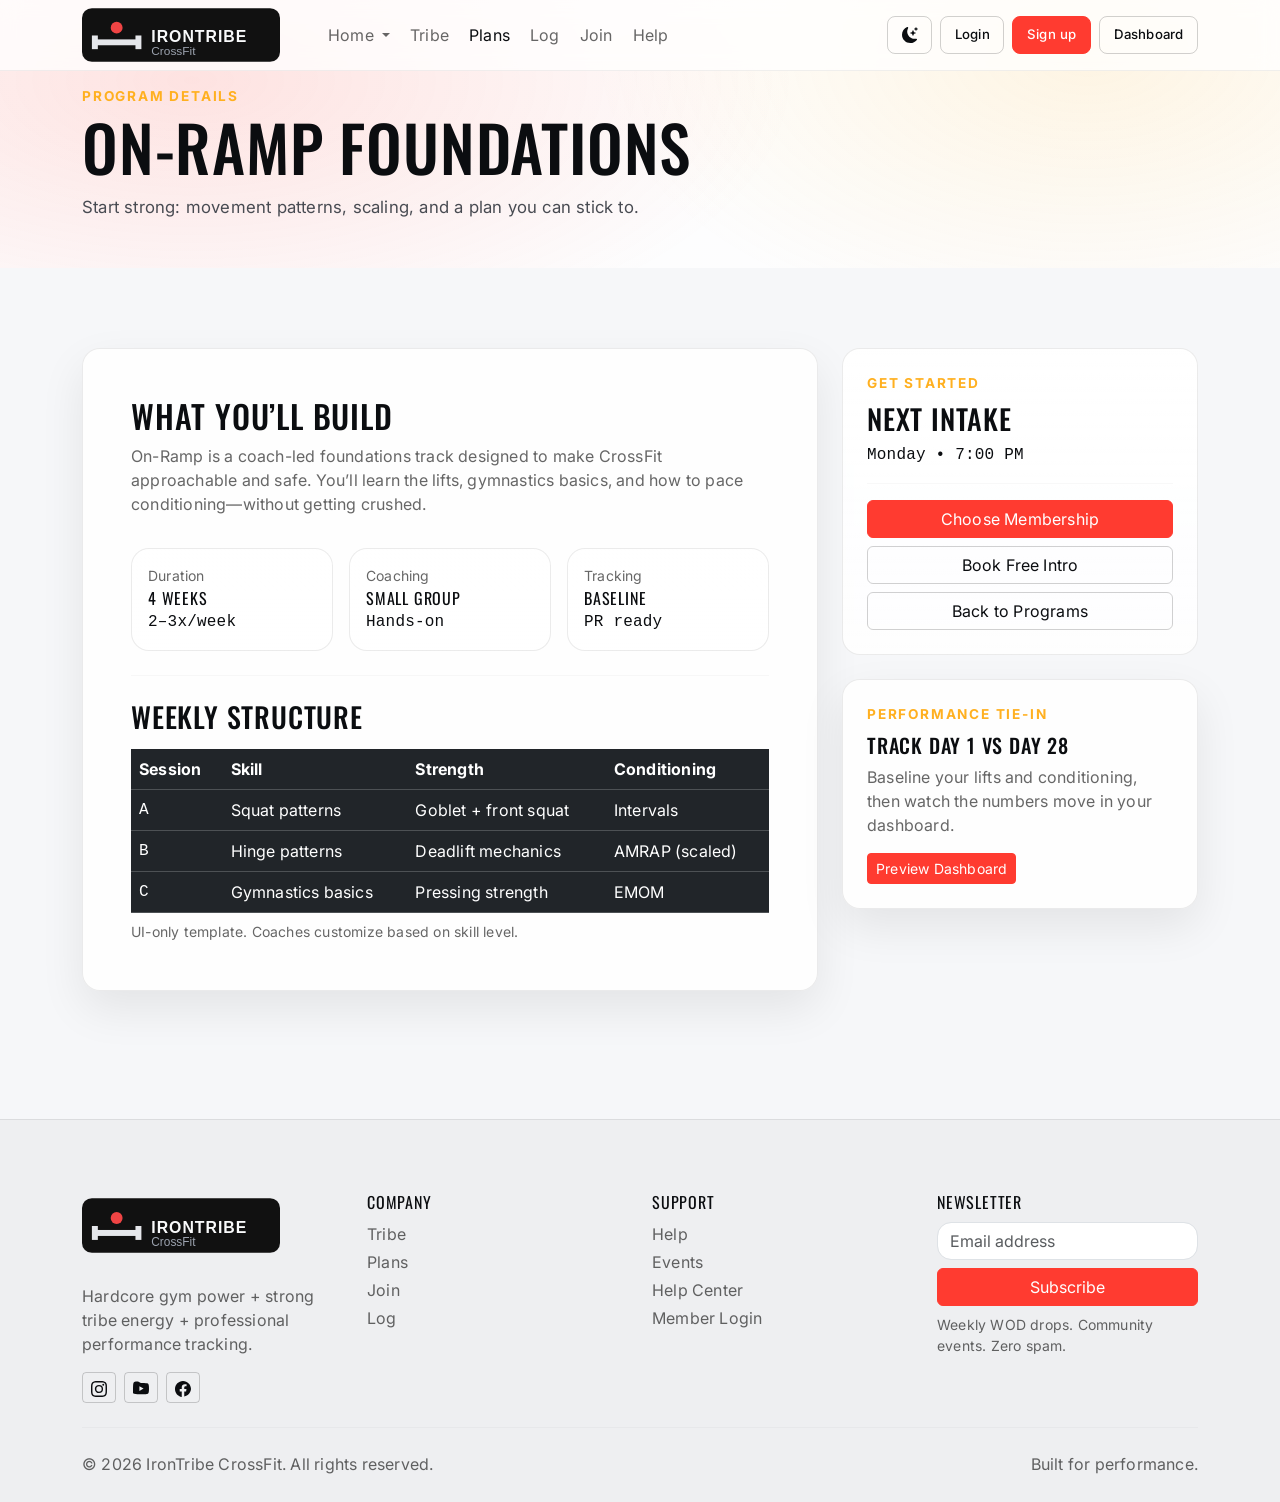
<file: service-details.html>
<!doctype html>
<html lang="en" data-bs-theme="dark">

<head>
  <link rel="icon" type="image/svg+xml" href="assets/images/favicon.svg">
  <meta charset="utf-8">
  <meta name="viewport" content="width=device-width, initial-scale=1">
  <title>IronTribe CrossFit - Program Details</title>
  <link rel="preconnect" href="https://fonts.googleapis.com">
  <link rel="preconnect" href="https://fonts.gstatic.com" crossorigin>
  <link
    href="https://fonts.googleapis.com/css2?family=Inter:wght@400;500;600;700;800;900&family=Oswald:wght@400;600;700&display=swap"
    rel="stylesheet">
  <link href="https://cdn.jsdelivr.net/npm/bootstrap@5.3.3/dist/css/bootstrap.min.css" rel="stylesheet">
  <link rel="stylesheet" href="assets/css/style.css">
</head>

<body>
  <nav class="navbar navbar-expand-lg navbar-glass fixed-top">
    <div class="container">
      <a class="navbar-brand" href="index.html">
        <img src="assets/images/logo.svg" alt="CrossFit Box Logo">
      </a>

      <div class="d-flex align-items-center gap-2 ms-auto order-lg-2">
        <button id="themeToggle" class="btn btn-sm btn-ghost" type="button" aria-label="Toggle theme" aria-pressed="false"></button>
        <a class="btn btn-sm btn-ghost d-none d-lg-inline-flex" href="login.html">Login</a>
        <a class="btn btn-sm btn-brand d-none d-lg-inline-flex" style="white-space: nowrap;" href="register.html">Sign
          up</a>
        <a class="btn btn-sm btn-ghost d-none d-lg-inline-flex" href="dashboard.html">Dashboard</a>
        <button class="navbar-toggler btn btn-sm btn-ghost d-lg-none" type="button" data-bs-toggle="offcanvas"
          data-bs-target="#offcanvasNav" aria-controls="offcanvasNav">Menu</button>
      </div>

      <div class="collapse navbar-collapse order-lg-1">
        <ul class="navbar-nav ms-lg-4 gap-lg-1">
          <li class="nav-item dropdown">
            <a class="nav-link dropdown-toggle" href="#" role="button" data-bs-toggle="dropdown" aria-expanded="false">
              Home
            </a>
            <ul class="dropdown-menu">
              <li><a class="dropdown-item" href="index.html">Main</a></li>
              <li><a class="dropdown-item" href="home-2.html">Pro</a></li>
            </ul>
          </li>
          <li class="nav-item"><a class="nav-link" href="about.html">Tribe</a></li>
          <li class="nav-item"><a class="nav-link active" href="services.html">Plans</a></li>
          <li class="nav-item"><a class="nav-link" href="blog.html">Log</a></li>
          <li class="nav-item"><a class="nav-link" href="pricing.html">Join</a></li>
          <li class="nav-item"><a class="nav-link" href="contact.html">Help</a></li>
        </ul>
      </div>
    </div>
  </nav>

  <div class="offcanvas offcanvas-end" tabindex="-1" id="offcanvasNav" aria-labelledby="offcanvasNavLabel">
    <div class="offcanvas-header">
      <h5 class="offcanvas-title h-display" id="offcanvasNavLabel">IronTribe</h5>
      <button type="button" class="btn-close" data-bs-dismiss="offcanvas" aria-label="Close"></button>
    </div>
    <div class="offcanvas-body">
      <ul class="navbar-nav mb-4">
        <li class="nav-item"><a class="nav-link" href="index.html">Home (Main)</a></li>
        <li class="nav-item"><a class="nav-link" href="home-2.html">Home (Pro)</a></li>
        <li class="nav-item"><a class="nav-link" href="about.html">Tribe</a></li>
        <li class="nav-item"><a class="nav-link active" href="services.html">Plans</a></li>
        <li class="nav-item"><a class="nav-link" href="blog.html">Log</a></li>
        <li class="nav-item"><a class="nav-link" href="pricing.html">Join</a></li>
        <li class="nav-item"><a class="nav-link" href="contact.html">Help</a></li>
      </ul>
      <hr class="hr-steel mb-4">
      <div class="d-grid gap-2">
        <a class="btn btn-ghost" href="login.html">Login</a>
        <a class="btn btn-brand" href="register.html">Sign up</a>
        <a class="btn btn-ghost" href="dashboard.html">Dashboard</a>
      </div>
    </div>
  </div>

  <header class="page-hero">
    <div class="container text-center text-lg-start">
      <div class="kicker">Program details</div>
      <h1 class="h-display mega mt-2">On-Ramp Foundations</h1>
      <p class="sublead mt-3 mb-0">Start strong: movement patterns, scaling, and a plan you can stick to.</p>
    </div>
  </header>

  <section class="section">
    <div class="container">
      <div class="row g-4">
        <div class="col-lg-8">
          <div class="surface p-4 p-lg-5">
            <h2 class="h-display">What you’ll build</h2>
            <p class="text-white-50">On-Ramp is a coach-led foundations track designed to make CrossFit approachable and
              safe. You’ll learn the lifts, gymnastics basics, and how to pace conditioning—without getting crushed.</p>

            <div class="row g-3 mt-1">
              <div class="col-md-4">
                <div class="card-industrial p-3 h-100">
                  <div class="text-white-50 small">Duration</div>
                  <div class="h-display">4 weeks</div>
                  <div class="mono">2–3x/week</div>
                </div>
              </div>
              <div class="col-md-4">
                <div class="card-industrial p-3 h-100">
                  <div class="text-white-50 small">Coaching</div>
                  <div class="h-display">Small group</div>
                  <div class="mono">Hands-on</div>
                </div>
              </div>
              <div class="col-md-4">
                <div class="card-industrial p-3 h-100">
                  <div class="text-white-50 small">Tracking</div>
                  <div class="h-display">Baseline</div>
                  <div class="mono">PR ready</div>
                </div>
              </div>
            </div>

            <hr class="hr-steel my-4">

            <h3 class="h-display">Weekly structure</h3>
            <div class="table-responsive mt-3">
              <table class="table table-dark table-hover align-middle mb-0">
                <thead>
                  <tr>
                    <th>Session</th>
                    <th>Skill</th>
                    <th>Strength</th>
                    <th>Conditioning</th>
                  </tr>
                </thead>
                <tbody>
                  <tr>
                    <td class="mono">A</td>
                    <td>Squat patterns</td>
                    <td>Goblet + front squat</td>
                    <td>Intervals</td>
                  </tr>
                  <tr>
                    <td class="mono">B</td>
                    <td>Hinge patterns</td>
                    <td>Deadlift mechanics</td>
                    <td>AMRAP (scaled)</td>
                  </tr>
                  <tr>
                    <td class="mono">C</td>
                    <td>Gymnastics basics</td>
                    <td>Pressing strength</td>
                    <td>EMOM</td>
                  </tr>
                </tbody>
              </table>
            </div>

            <div class="text-white-50 small mt-2">UI-only template. Coaches customize based on skill level.</div>
          </div>
        </div>

        <div class="col-lg-4">
          <div class="card-industrial p-4">
            <div class="kicker">Get started</div>
            <h3 class="h-display mt-2">Next intake</h3>
            <div class="mono">Monday • 7:00 PM</div>
            <hr class="hr-steel my-3">
            <div class="d-grid gap-2">
              <a class="btn btn-brand" href="pricing.html">Choose Membership</a>
              <a class="btn btn-ghost" href="contact.html">Book Free Intro</a>
              <a class="btn btn-ghost" href="services.html">Back to Programs</a>
            </div>
          </div>

          <div class="surface p-4 mt-4">
            <div class="kicker">Performance tie-in</div>
            <h5 class="h-display mt-2">Track day 1 vs day 28</h5>
            <p class="text-white-50 mb-3">Baseline your lifts and conditioning, then watch the numbers move in your
              dashboard.</p>
            <a class="btn btn-sm btn-brand" href="dashboard.html">Preview Dashboard</a>
          </div>
        </div>
      </div>
    </div>
  </section>

  <footer class="footer mt-5">
    <div class="container">
      <div class="row g-4">
        <div class="col-lg-3">
          <div class="footer-logo-card">
            <img src="assets/images/logo.svg" alt="CrossFit Box Logo">
          </div>
          <p class="text-white-50">Hardcore gym power + strong tribe energy + professional performance tracking.</p>
          <div class="d-flex gap-2">
            <a class="btn btn-sm btn-ghost" href="#" aria-label="Instagram">
              <svg xmlns="http://www.w3.org/2000/svg" width="16" height="16" fill="currentColor" class="bi bi-instagram"
                viewBox="0 0 16 16">
                <path
                  d="M8 0C5.829 0 5.556.01 4.703.048 3.85.088 3.269.222 2.76.42a3.9 3.9 0 0 0-1.417.923A3.9 3.9 0 0 0 .42 2.76C.222 3.268.087 3.85.048 4.7.01 5.555 0 5.827 0 8.001c0 2.172.01 2.444.048 3.297.04.852.174 1.433.372 1.942.205.526.478.972.923 1.417.444.445.89.719 1.416.923.51.198 1.09.333 1.942.372C5.555 15.99 5.827 16 8 16s2.444-.01 3.298-.048c.851-.04 1.434-.174 1.943-.372a3.9 3.9 0 0 0 1.416-.923c.445-.445.718-.891.923-1.417.197-.509.332-1.09.372-1.942C15.99 10.445 16 10.173 16 8s-.01-2.445-.048-3.299c-.04-.851-.175-1.433-.372-1.941a3.9 3.9 0 0 0-.923-1.417A3.9 3.9 0 0 0 13.24.42c-.51-.198-1.092-.333-1.943-.372C10.443.01 10.172 0 7.998 0zm-.717 1.442h.718c2.136 0 2.389.007 3.232.046.78.035 1.204.166 1.486.275.373.145.64.319.92.599.28.28.453.546.598.92.11.281.24.705.275 1.485.039.843.047 1.096.047 3.231s-.008 2.389-.047 3.232c-.035.78-.166 1.203-.275 1.485a2.5 2.5 0 0 1-.599.919c-.28.28-.546.453-.92.598-.282.11-.705.24-1.485.276-.843.038-1.096.047-3.232.047s-2.39-.009-3.233-.047c-.78-.036-1.203-.166-1.485-.276a2.5 2.5 0 0 1-.92-.598 2.5 2.5 0 0 1-.6-.92c-.109-.281-.24-.705-.275-1.485-.038-.843-.046-1.096-.046-3.233s.008-2.388.046-3.231c.036-.78.166-1.204.276-1.486.145-.373.319-.64.599-.92.28-.28.546-.453.92-.598.282-.11.705-.24 1.485-.276.738-.034 1.024-.044 2.515-.045zm4.988 1.328a.96.96 0 1 0 0 1.92.96.96 0 0 0 0-1.92m-4.27 1.122a4.109 4.109 0 1 0 0 8.217 4.109 4.109 0 0 0 0-8.217m0 1.441a2.667 2.667 0 1 1 0 5.334 2.667 2.667 0 0 1 0-5.334" />
              </svg>
            </a>
            <a class="btn btn-sm btn-ghost" href="#" aria-label="YouTube">
              <svg xmlns="http://www.w3.org/2000/svg" width="16" height="16" fill="currentColor" class="bi bi-youtube"
                viewBox="0 0 16 16">
                <path
                  d="M8.051 1.999h.089c.822.003 4.987.033 6.11.335a2.01 2.01 0 0 1 1.415 1.42c.101.38.172.883.22 1.402l.01.104.022.26.008.104c.065.914.073 1.77.074 1.957v.075c-.001.194-.01 1.055-.075 1.97l-.008.104-.022.26-.01.104c-.048.519-.119 1.023-.22 1.402a2.01 2.01 0 0 1-1.415 1.42c-1.16.312-5.569.334-6.18.335h-.142c-.309 0-1.587-.006-2.927-.052l-.17-.006-.087-.004-.171-.007-.171-.007c-1.11-.049-2.367-.102-3.287-.335a2.01 2.01 0 0 1-1.415-1.42c-.101-.38-.172-.883-.22-1.402l-.01-.104-.022-.26-.008-.104C.065 7.086.057 6.23.056 6.043v-.075c.001-.194.01-1.055.075-1.97l.008-.104.022-.26.01-.104c.048-.519.119-1.023.22-1.402a2.01 2.01 0 0 1 1.415-1.42c.487-.13 1.544-.21 2.654-.26l.17-.007.172-.006.086-.003.171-.007A100 100 0 0 1 7.858 2zM6.4 5.209v4.818l4.157-2.408z" />
              </svg>
            </a>
            <a class="btn btn-sm btn-ghost" href="#" aria-label="Facebook">
              <svg xmlns="http://www.w3.org/2000/svg" width="16" height="16" fill="currentColor" class="bi bi-facebook"
                viewBox="0 0 16 16">
                <path
                  d="M16 8.049c0-4.446-3.582-8.05-8-8.05C3.58 0-.002 3.603-.002 8.05c0 4.017 2.926 7.347 6.75 7.951v-5.625h-2.03V8.05H6.75V6.275c0-2.017 1.195-3.131 3.022-3.131.876 0 1.791.157 1.791.157v1.98h-1.009c-.993 0-1.303.621-1.303 1.258v1.51h2.218l-.354 2.326H9.25V15.4c3.824-.604 6.75-3.934 6.75-7.951" />
              </svg>
            </a>
          </div>
        </div>
        <div class="col-6 col-lg-3">
          <div class="h-display mb-2">Company</div>
          <div class="d-grid gap-1">
            <a class="text-white-50" href="about.html">Tribe</a>
            <a class="text-white-50" href="services.html">Plans</a>
            <a class="text-white-50" href="pricing.html">Join</a>
            <a class="text-white-50" href="blog.html">Log</a>
          </div>
        </div>
        <div class="col-6 col-lg-3">
          <div class="h-display mb-2">Support</div>
          <div class="d-grid gap-1">
            <a class="text-white-50" href="contact.html">Help</a>
            <a class="text-white-50" href="coming-soon.html">Events</a>
            <a class="text-white-50" href="404.html">Help Center</a>
            <a class="text-white-50" href="login.html">Member Login</a>
          </div>
        </div>
        <div class="col-lg-3">
          <div class="h-display mb-2">Newsletter</div>
          <form class="d-grid gap-2">
            <input class="form-control" type="email" placeholder="Email address" required>
            <button class="btn btn-brand" type="submit">Subscribe</button>
            <div class="text-white-50 small">Weekly WOD drops. Community events. Zero spam.</div>
          </form>
        </div>
      </div>
      <hr class="hr-steel my-4">
      <div class="d-flex flex-wrap gap-2 justify-content-between align-items-center">
        <div class="text-white-50">© <span id="currentYear">2026</span> IronTribe CrossFit. All rights reserved.</div>
        <div class="text-white-50">Built for performance.</div>
      </div>
    </div>
  </footer>

  <button id="backToTop" class="btn btn-brand back-to-top" type="button">Top</button>

  <script src="https://cdn.jsdelivr.net/npm/bootstrap@5.3.3/dist/js/bootstrap.bundle.min.js"></script>
  <script src="assets/js/main.js"></script>
</body>

</html>
</file>
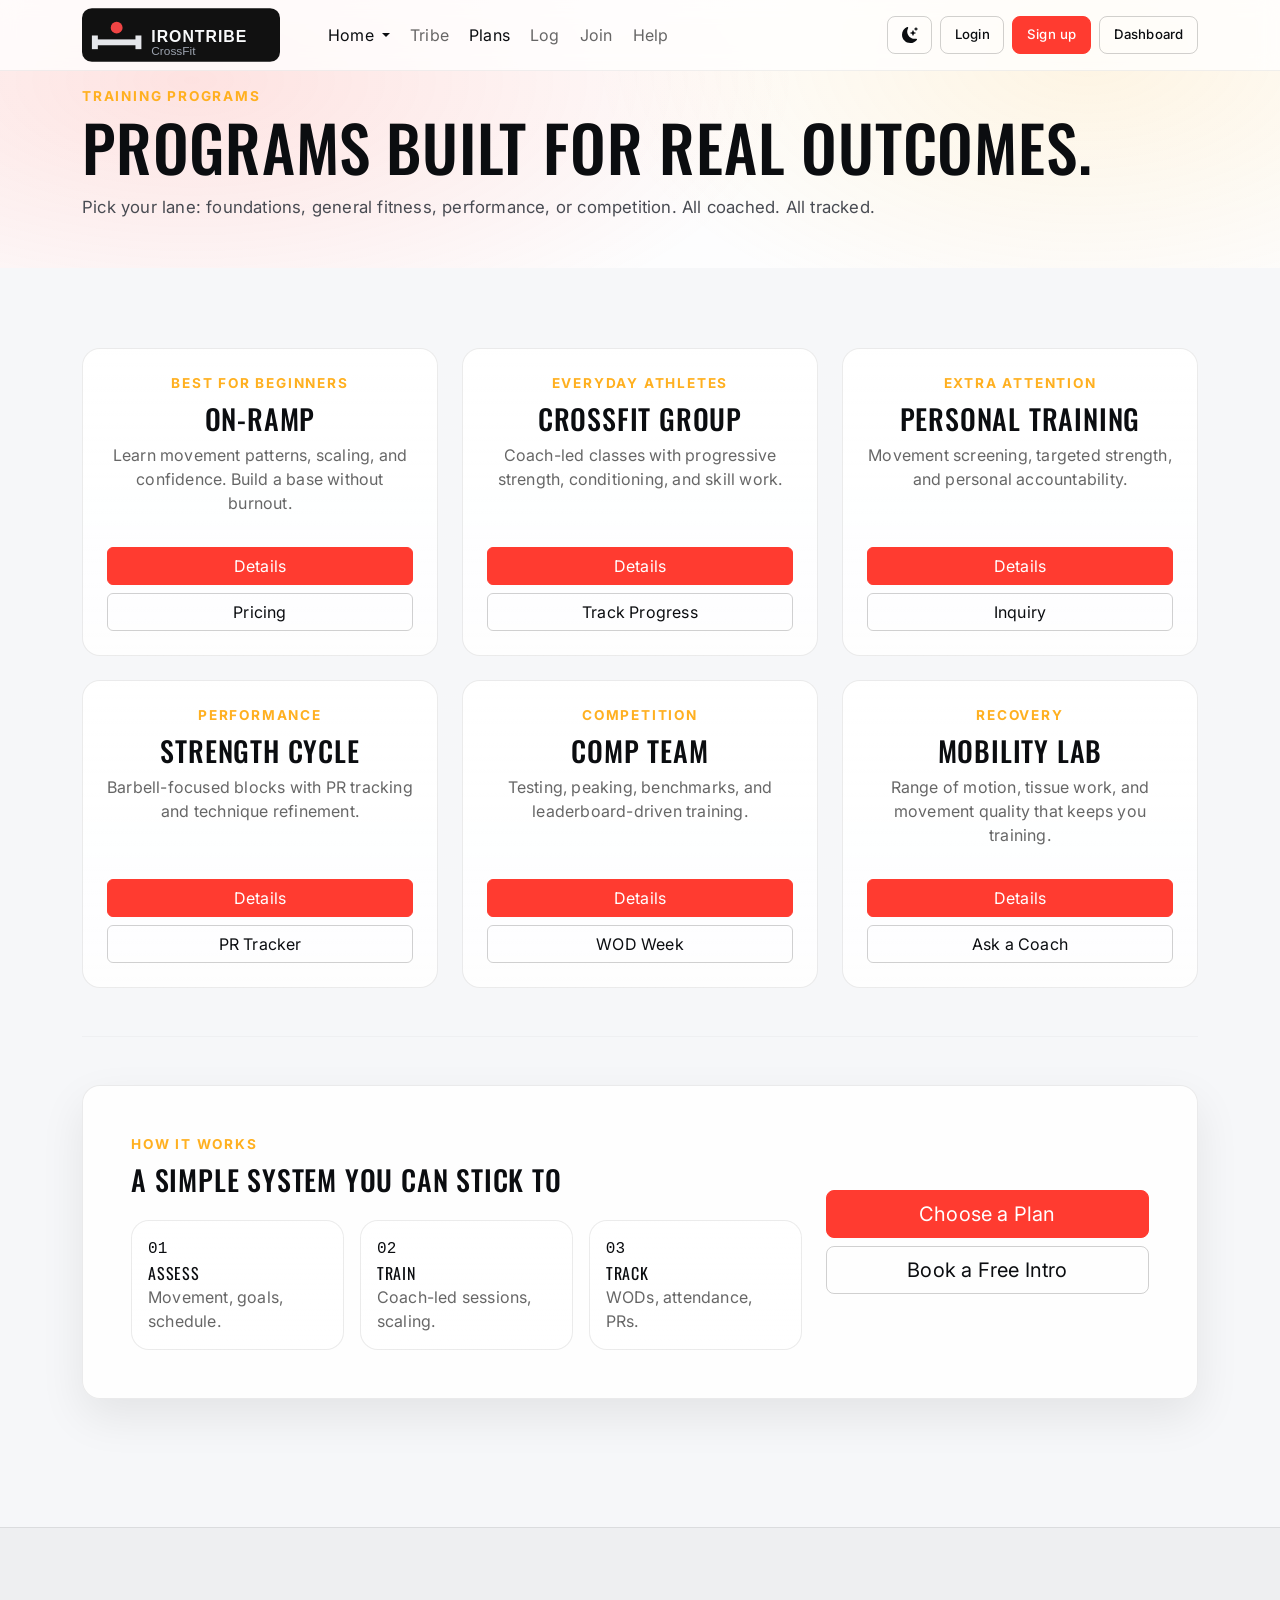
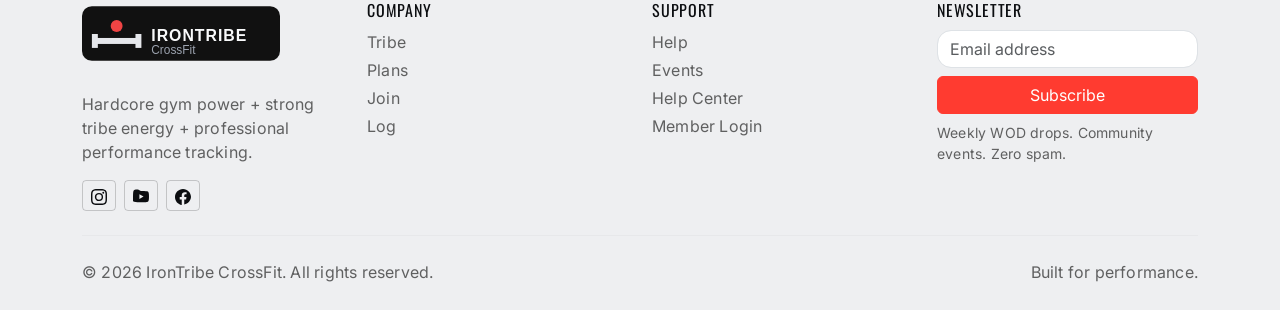
<file: services.html>
<!doctype html>
<html lang="en" data-bs-theme="dark">

<head>
  <link rel="icon" type="image/svg+xml" href="assets/images/favicon.svg">
  <meta charset="utf-8">
  <meta name="viewport" content="width=device-width, initial-scale=1">
  <title>IronTribe CrossFit - Programs</title>
  <link rel="preconnect" href="https://fonts.googleapis.com">
  <link rel="preconnect" href="https://fonts.gstatic.com" crossorigin>
  <link
    href="https://fonts.googleapis.com/css2?family=Inter:wght@400;500;600;700;800;900&family=Oswald:wght@400;600;700&display=swap"
    rel="stylesheet">
  <link href="https://cdn.jsdelivr.net/npm/bootstrap@5.3.3/dist/css/bootstrap.min.css" rel="stylesheet">
  <link rel="stylesheet" href="assets/css/style.css">
</head>

<body>
  <nav class="navbar navbar-expand-lg navbar-glass fixed-top">
    <div class="container">
      <a class="navbar-brand" href="index.html">
        <img src="assets/images/logo.svg" alt="CrossFit Box Logo">
      </a>

      <div class="d-flex align-items-center gap-2 ms-auto order-lg-2">
        <button id="themeToggle" class="btn btn-sm btn-ghost" type="button" aria-label="Toggle theme" aria-pressed="false"></button>
        <a class="btn btn-sm btn-ghost d-none d-lg-inline-flex" href="login.html">Login</a>
        <a class="btn btn-sm btn-brand d-none d-lg-inline-flex" style="white-space: nowrap;" href="register.html">Sign
          up</a>
        <a class="btn btn-sm btn-ghost d-none d-lg-inline-flex" href="dashboard.html">Dashboard</a>
        <button class="navbar-toggler btn btn-sm btn-ghost d-lg-none" type="button" data-bs-toggle="offcanvas"
          data-bs-target="#offcanvasNav" aria-controls="offcanvasNav">Menu</button>
      </div>

      <div class="collapse navbar-collapse order-lg-1">
        <ul class="navbar-nav ms-lg-4 gap-lg-1">
          <li class="nav-item dropdown">
            <a class="nav-link dropdown-toggle active" href="#" role="button" data-bs-toggle="dropdown"
              aria-expanded="false">
              Home
            </a>
            <ul class="dropdown-menu">
              <li><a class="dropdown-item" href="index.html">Main</a></li>
              <li><a class="dropdown-item" href="home-2.html">Pro</a></li>
            </ul>
          </li>
          <li class="nav-item"><a class="nav-link" href="about.html">Tribe</a></li>
          <li class="nav-item"><a class="nav-link active" href="services.html">Plans</a></li>
          <li class="nav-item"><a class="nav-link" href="blog.html">Log</a></li>
          <li class="nav-item"><a class="nav-link" href="pricing.html">Join</a></li>
          <li class="nav-item"><a class="nav-link" href="contact.html">Help</a></li>
        </ul>
      </div>
    </div>
  </nav>

  <div class="offcanvas offcanvas-end" tabindex="-1" id="offcanvasNav" aria-labelledby="offcanvasNavLabel">
    <div class="offcanvas-header">
      <h5 class="offcanvas-title h-display" id="offcanvasNavLabel">IronTribe</h5>
      <button type="button" class="btn-close" data-bs-dismiss="offcanvas" aria-label="Close"></button>
    </div>
    <div class="offcanvas-body">
      <ul class="navbar-nav mb-4">
        <li class="nav-item"><a class="nav-link" href="index.html">Home (Main)</a></li>
        <li class="nav-item"><a class="nav-link" href="home-2.html">Home (Pro)</a></li>
        <li class="nav-item"><a class="nav-link" href="about.html">Tribe</a></li>
        <li class="nav-item"><a class="nav-link active" href="services.html">Plans</a></li>
        <li class="nav-item"><a class="nav-link" href="blog.html">Log</a></li>
        <li class="nav-item"><a class="nav-link" href="pricing.html">Join</a></li>
        <li class="nav-item"><a class="nav-link" href="contact.html">Help</a></li>
      </ul>
      <hr class="hr-steel mb-4">
      <div class="d-grid gap-2">
        <a class="btn btn-ghost" href="login.html">Login</a>
        <a class="btn btn-brand" href="register.html">Sign up</a>
        <a class="btn btn-ghost" href="dashboard.html">Dashboard</a>
      </div>
    </div>
  </div>

  <header class="page-hero">
    <div class="container text-center text-lg-start">
      <div class="kicker">Training programs</div>
      <h1 class="h-display mega mt-2">Programs built for real outcomes.</h1>
      <p class="sublead mt-3 mb-0">Pick your lane: foundations, general fitness, performance, or competition. All
        coached. All tracked.</p>
    </div>
  </header>

  <section class="section">
    <div class="container">
      <div class="row g-4">
        <div class="col-md-6 col-lg-4">
          <div class="card-industrial p-4 h-100 d-flex flex-column text-center">
            <div class="kicker">Best for beginners</div>
            <h3 class="h-display mt-2">On-Ramp</h3>
            <p class="text-white-50">Learn movement patterns, scaling, and confidence. Build a base without burnout.</p>
            <div class="d-flex flex-wrap gap-2 mt-auto pt-3 justify-content-center">
              <a class="btn btn-brand w-100 w-sm-auto" href="service-details.html">Details</a>
              <a class="btn btn-ghost w-100 w-sm-auto" href="pricing.html">Pricing</a>
            </div>
          </div>
        </div>
        <div class="col-md-6 col-lg-4">
          <div class="card-industrial p-4 h-100 d-flex flex-column text-center">
            <div class="kicker">Everyday athletes</div>
            <h3 class="h-display mt-2">CrossFit Group</h3>
            <p class="text-white-50">Coach-led classes with progressive strength, conditioning, and skill work.</p>
            <div class="d-flex flex-wrap gap-2 mt-auto pt-3 justify-content-center">
              <a class="btn btn-brand w-100 w-sm-auto" href="service-details.html">Details</a>
              <a class="btn btn-ghost w-100 w-sm-auto" href="dashboard.html">Track Progress</a>
            </div>
          </div>
        </div>
        <div class="col-md-6 col-lg-4">
          <div class="card-industrial p-4 h-100 d-flex flex-column text-center">
            <div class="kicker">Extra attention</div>
            <h3 class="h-display mt-2">Personal Training</h3>
            <p class="text-white-50">Movement screening, targeted strength, and personal accountability.</p>
            <div class="d-flex flex-wrap gap-2 mt-auto pt-3 justify-content-center">
              <a class="btn btn-brand w-100 w-sm-auto" href="service-details.html">Details</a>
              <a class="btn btn-ghost w-100 w-sm-auto" href="contact.html">Inquiry</a>
            </div>
          </div>
        </div>
        <div class="col-md-6 col-lg-4">
          <div class="card-industrial p-4 h-100 d-flex flex-column text-center">
            <div class="kicker">Performance</div>
            <h3 class="h-display mt-2">Strength Cycle</h3>
            <p class="text-white-50">Barbell-focused blocks with PR tracking and technique refinement.</p>
            <div class="d-flex flex-wrap gap-2 mt-auto pt-3 justify-content-center">
              <a class="btn btn-brand w-100 w-sm-auto" href="service-details.html">Details</a>
              <a class="btn btn-ghost w-100 w-sm-auto" href="dashboard.html">PR Tracker</a>
            </div>
          </div>
        </div>
        <div class="col-md-6 col-lg-4">
          <div class="card-industrial p-4 h-100 d-flex flex-column text-center">
            <div class="kicker">Competition</div>
            <h3 class="h-display mt-2">Comp Team</h3>
            <p class="text-white-50">Testing, peaking, benchmarks, and leaderboard-driven training.</p>
            <div class="d-flex flex-wrap gap-2 mt-auto pt-3 justify-content-center">
              <a class="btn btn-brand w-100 w-sm-auto" href="service-details.html">Details</a>
              <a class="btn btn-ghost w-100 w-sm-auto" href="home-2.html">WOD Week</a>
            </div>
          </div>
        </div>
        <div class="col-md-6 col-lg-4">
          <div class="card-industrial p-4 h-100 d-flex flex-column text-center">
            <div class="kicker">Recovery</div>
            <h3 class="h-display mt-2">Mobility Lab</h3>
            <p class="text-white-50">Range of motion, tissue work, and movement quality that keeps you training.</p>
            <div class="d-flex flex-wrap gap-2 mt-auto pt-3 justify-content-center">
              <a class="btn btn-brand w-100 w-sm-auto" href="service-details.html">Details</a>
              <a class="btn btn-ghost w-100 w-sm-auto" href="contact.html">Ask a Coach</a>
            </div>
          </div>
        </div>
      </div>

      <hr class="hr-steel my-5">

      <div class="surface p-4 p-lg-5">
        <div class="row g-4 align-items-center">
          <div class="col-lg-8">
            <div class="kicker">How it works</div>
            <h3 class="h-display mt-2">A simple system you can stick to</h3>
            <div class="row g-3 mt-1">
              <div class="col-md-4">
                <div class="card-industrial p-3 h-100">
                  <div class="mono">01</div>
                  <div class="h-display">Assess</div>
                  <div class="text-white-50">Movement, goals, schedule.</div>
                </div>
              </div>
              <div class="col-md-4">
                <div class="card-industrial p-3 h-100">
                  <div class="mono">02</div>
                  <div class="h-display">Train</div>
                  <div class="text-white-50">Coach-led sessions, scaling.</div>
                </div>
              </div>
              <div class="col-md-4">
                <div class="card-industrial p-3 h-100">
                  <div class="mono">03</div>
                  <div class="h-display">Track</div>
                  <div class="text-white-50">WODs, attendance, PRs.</div>
                </div>
              </div>
            </div>
          </div>
          <div class="col-lg-4 text-center text-lg-start">
            <a class="btn btn-brand btn-lg w-100" href="pricing.html">Choose a Plan</a>
            <a class="btn btn-ghost btn-lg w-100 mt-2" href="contact.html">Book a Free Intro</a>
          </div>
        </div>
      </div>

    </div>
  </section>

  <footer class="footer mt-5">
    <div class="container">
      <div class="row g-4">
        <div class="col-lg-3">
          <div class="footer-logo-card">
            <img src="assets/images/logo.svg" alt="CrossFit Box Logo">
          </div>
          <p class="text-white-50">Hardcore gym power + strong tribe energy + professional performance tracking.</p>
          <div class="d-flex gap-2">
            <a class="btn btn-sm btn-ghost" href="#" aria-label="Instagram">
              <svg xmlns="http://www.w3.org/2000/svg" width="16" height="16" fill="currentColor" class="bi bi-instagram"
                viewBox="0 0 16 16">
                <path
                  d="M8 0C5.829 0 5.556.01 4.703.048 3.85.088 3.269.222 2.76.42a3.9 3.9 0 0 0-1.417.923A3.9 3.9 0 0 0 .42 2.76C.222 3.268.087 3.85.048 4.7.01 5.555 0 5.827 0 8.001c0 2.172.01 2.444.048 3.297.04.852.174 1.433.372 1.942.205.526.478.972.923 1.417.444.445.89.719 1.416.923.51.198 1.09.333 1.942.372C5.555 15.99 5.827 16 8 16s2.444-.01 3.298-.048c.851-.04 1.434-.174 1.943-.372a3.9 3.9 0 0 0 1.416-.923c.445-.445.718-.891.923-1.417.197-.509.332-1.09.372-1.942C15.99 10.445 16 10.173 16 8s-.01-2.445-.048-3.299c-.04-.851-.175-1.433-.372-1.941a3.9 3.9 0 0 0-.923-1.417A3.9 3.9 0 0 0 13.24.42c-.51-.198-1.092-.333-1.943-.372C10.443.01 10.172 0 7.998 0zm-.717 1.442h.718c2.136 0 2.389.007 3.232.046.78.035 1.204.166 1.486.275.373.145.64.319.92.599.28.28.453.546.598.92.11.281.24.705.275 1.485.039.843.047 1.096.047 3.231s-.008 2.389-.047 3.232c-.035.78-.166 1.203-.275 1.485a2.5 2.5 0 0 1-.599.919c-.28.28-.546.453-.92.598-.282.11-.705.24-1.485.276-.843.038-1.096.047-3.232.047s-2.39-.009-3.233-.047c-.78-.036-1.203-.166-1.485-.276a2.5 2.5 0 0 1-.92-.598 2.5 2.5 0 0 1-.6-.92c-.109-.281-.24-.705-.275-1.485-.038-.843-.046-1.096-.046-3.233s.008-2.388.046-3.231c.036-.78.166-1.204.276-1.486.145-.373.319-.64.599-.92.28-.28.546-.453.92-.598.282-.11.705-.24 1.485-.276.738-.034 1.024-.044 2.515-.045zm4.988 1.328a.96.96 0 1 0 0 1.92.96.96 0 0 0 0-1.92m-4.27 1.122a4.109 4.109 0 1 0 0 8.217 4.109 4.109 0 0 0 0-8.217m0 1.441a2.667 2.667 0 1 1 0 5.334 2.667 2.667 0 0 1 0-5.334" />
              </svg>
            </a>
            <a class="btn btn-sm btn-ghost" href="#" aria-label="YouTube">
              <svg xmlns="http://www.w3.org/2000/svg" width="16" height="16" fill="currentColor" class="bi bi-youtube"
                viewBox="0 0 16 16">
                <path
                  d="M8.051 1.999h.089c.822.003 4.987.033 6.11.335a2.01 2.01 0 0 1 1.415 1.42c.101.38.172.883.22 1.402l.01.104.022.26.008.104c.065.914.073 1.77.074 1.957v.075c-.001.194-.01 1.055-.075 1.97l-.008.104-.022.26-.01.104c-.048.519-.119 1.023-.22 1.402a2.01 2.01 0 0 1-1.415 1.42c-1.16.312-5.569.334-6.18.335h-.142c-.309 0-1.587-.006-2.927-.052l-.17-.006-.087-.004-.171-.007-.171-.007c-1.11-.049-2.367-.102-3.287-.335a2.01 2.01 0 0 1-1.415-1.42c-.101-.38-.172-.883-.22-1.402l-.01-.104-.022-.26-.008-.104C.065 7.086.057 6.23.056 6.043v-.075c.001-.194.01-1.055.075-1.97l.008-.104.022-.26.01-.104c.048-.519.119-1.023.22-1.402a2.01 2.01 0 0 1 1.415-1.42c.487-.13 1.544-.21 2.654-.26l.17-.007.172-.006.086-.003.171-.007A100 100 0 0 1 7.858 2zM6.4 5.209v4.818l4.157-2.408z" />
              </svg>
            </a>
            <a class="btn btn-sm btn-ghost" href="#" aria-label="Facebook">
              <svg xmlns="http://www.w3.org/2000/svg" width="16" height="16" fill="currentColor" class="bi bi-facebook"
                viewBox="0 0 16 16">
                <path
                  d="M16 8.049c0-4.446-3.582-8.05-8-8.05C3.58 0-.002 3.603-.002 8.05c0 4.017 2.926 7.347 6.75 7.951v-5.625h-2.03V8.05H6.75V6.275c0-2.017 1.195-3.131 3.022-3.131.876 0 1.791.157 1.791.157v1.98h-1.009c-.993 0-1.303.621-1.303 1.258v1.51h2.218l-.354 2.326H9.25V15.4c3.824-.604 6.75-3.934 6.75-7.951" />
              </svg>
            </a>
          </div>
        </div>
        <div class="col-6 col-lg-3">
          <div class="h-display mb-2">Company</div>
          <div class="d-grid gap-1">
            <a class="text-white-50" href="about.html">Tribe</a>
            <a class="text-white-50" href="services.html">Plans</a>
            <a class="text-white-50" href="pricing.html">Join</a>
            <a class="text-white-50" href="blog.html">Log</a>
          </div>
        </div>
        <div class="col-6 col-lg-3">
          <div class="h-display mb-2">Support</div>
          <div class="d-grid gap-1">
            <a class="text-white-50" href="contact.html">Help</a>
            <a class="text-white-50" href="coming-soon.html">Events</a>
            <a class="text-white-50" href="404.html">Help Center</a>
            <a class="text-white-50" href="login.html">Member Login</a>
          </div>
        </div>
        <div class="col-lg-3">
          <div class="h-display mb-2">Newsletter</div>
          <form class="d-grid gap-2">
            <input class="form-control" type="email" placeholder="Email address" required>
            <button class="btn btn-brand" type="submit">Subscribe</button>
            <div class="text-white-50 small">Weekly WOD drops. Community events. Zero spam.</div>
          </form>
        </div>
      </div>
      <hr class="hr-steel my-4">
      <div class="d-flex flex-wrap gap-2 justify-content-between align-items-center">
        <div class="text-white-50">© <span id="currentYear">2026</span> IronTribe CrossFit. All rights reserved.</div>
        <div class="text-white-50">Built for performance.</div>
      </div>
    </div>
  </footer>

  <button id="backToTop" class="btn btn-brand back-to-top" type="button">Top</button>

  <script src="https://cdn.jsdelivr.net/npm/bootstrap@5.3.3/dist/js/bootstrap.bundle.min.js"></script>
  <script src="assets/js/main.js"></script>
</body>

</html>
</file>
<file: assets/css/style.css>
:root {
  --brand: #ff3b30;
  --brand-2: #ffb020;
  --ink: #0b0d10;
  --ink-2: #484b52;
  --paper: #f6f7f9;
  --muted: rgba(0, 0, 0, .6);
  --steel: rgba(0, 0, 0, .06);
  --shadow: 0 18px 45px rgba(0, 0, 0, .08);
  --radius: 18px;
}

html[data-bs-theme="dark"] {
  --paper: #0b0d10;
  --ink: #f6f7f9;
  --ink-2: #d6d9df;
  --muted: rgba(255, 255, 255, .7);
  --steel: rgba(255, 255, 255, .08);
  --shadow: 0 18px 45px rgba(0, 0, 0, .35);
}

body {
  font-family: "Inter", system-ui, -apple-system, Segoe UI, Roboto, Arial, sans-serif;
  letter-spacing: .2px;
  background-color: var(--paper);
  color: var(--ink);
}

.h-display {
  font-family: "Oswald", system-ui, -apple-system, Segoe UI, Roboto, Arial, sans-serif;
  letter-spacing: .8px;
  text-transform: uppercase;
}

.brand-mark {
  font-weight: 900;
  letter-spacing: 1px;
}

/* --- Auth Pages --- */
.auth-page {
  min-height: 100vh;
  display: flex;
  align-items: center;
  justify-content: center;
  padding: 40px 0;
  background:
    radial-gradient(1100px 520px at 15% 30%, rgba(255, 59, 48, 0.15), transparent 55%),
    radial-gradient(900px 520px at 85% 20%, rgba(255, 176, 32, 0.1), transparent 55%),
    var(--paper);
}

.auth-logo {
  height: 70px;
  width: 198px;
  object-fit: contain;
  display: block;
  margin: 0 auto 24px;
  transition: transform 0.3s ease;
}

.auth-logo:hover {
  transform: scale(1.05);
}

.auth-card {
  width: 100%;
}

.navbar {
  backdrop-filter: blur(10px);
  padding: 0;
}

.navbar-brand {
  padding: 0;
}

.navbar-brand img,
.footer-logo-card img {
  height: 70px;
  /* Increased proportionally (+33%) */
  width: 198px;
  /* Increased by 50px */
  object-fit: contain;
  transition: all 0.3s ease;
}

@media (max-width: 768px) {

  .navbar-brand img,
  .footer-logo-card img,
  .auth-logo {
    height: 56px;
    width: 160px;
  }
}

@media (max-width: 480px) {

  .navbar-brand img,
  .footer-logo-card img,
  .auth-logo {
    height: 46px;
    width: 130px;
  }
}

.navbar-glass {
  background: linear-gradient(180deg, rgba(0, 0, 0, .7), rgba(0, 0, 0, .35));
  border-bottom: 1px solid rgba(255, 255, 255, .08);
}

.navbar .nav-link {
  color: var(--muted);
}

.navbar .nav-link.active,
.navbar .nav-link:hover {
  color: var(--ink);
}

html[data-bs-theme="dark"] .navbar .nav-link {
  color: rgba(255, 255, 255, .7);
}

html[data-bs-theme="dark"] .navbar .nav-link.active,
html[data-bs-theme="dark"] .navbar .nav-link:hover {
  color: #fff;
}

.navbar .nav-link {
  transition: color 0.25s ease, transform 0.25s ease;
}

.navbar .nav-link:hover {
  transform: translateY(-1px);
}

html[data-bs-theme="light"] .navbar-glass {
  background: rgba(255, 255, 255, .75);
  border-bottom: 1px solid rgba(0, 0, 0, .06);
}

@media (max-width: 576px) {
  .navbar .btn {
    padding: 0.25rem 0.6rem !important;
    font-size: 0.75rem !important;
    height: 32px !important;
    display: inline-flex;
    align-items: center;
    justify-content: center;
  }

  .navbar .container>div.d-flex {
    gap: 0.25rem !important;
  }

  .navbar-brand img,
  .auth-logo {
    height: 46px;
    width: 130px;
  }
}

.navbar .btn {
  font-size: 0.825rem;
  font-weight: 500;
  padding: 0.4rem 0.85rem;
  border-radius: 8px;
  height: 38px;
  display: inline-flex;
  align-items: center;
  justify-content: center;
  transition: all 0.2s ease;
}

.navbar .navbar-toggler {
  padding: 0.4rem 0.85rem;
  border-radius: 8px;
  height: 38px;
  font-size: 0.825rem;
  font-weight: 500;
  border: 1px solid rgba(255, 255, 255, 0.22);
}

.btn-brand {
  --bs-btn-bg: var(--brand);
  --bs-btn-border-color: var(--brand);
  --bs-btn-hover-bg: #ff1f15;
  --bs-btn-hover-border-color: #ff1f15;
  --bs-btn-color: #fff;
  --bs-btn-hover-color: #fff;
  transition: all 0.3s cubic-bezier(0.4, 0, 0.2, 1);
}

.btn-brand:hover {
  transform: translateY(-2px);
  box-shadow: 0 8px 25px rgba(255, 59, 48, 0.35);
}

.btn-ghost {
  --bs-btn-bg: transparent;
  --bs-btn-border-color: rgba(255, 255, 255, .22);
  --bs-btn-color: #fff;
  --bs-btn-hover-bg: rgba(255, 255, 255, .08);
  --bs-btn-hover-color: #fff;
  transition: all 0.3s cubic-bezier(0.4, 0, 0.2, 1);
}

.btn-ghost:hover {
  transform: translateY(-2px);
  background-color: rgba(204, 74, 74, 0.37);
  border-color: rgba(255, 255, 255, 0.4);
}

html[data-bs-theme="light"] .btn-ghost {
  --bs-btn-border-color: rgba(0, 0, 0, .18);
  --bs-btn-color: #0b0d10;
  --bs-btn-hover-bg: rgba(204, 74, 74, 0.37);
  --bs-btn-hover-color: #0b0d10;
}

.dropdown-menu {
  --bs-dropdown-bg: #11151b;
  --bs-dropdown-border-color: rgba(255, 255, 255, .12);
  --bs-dropdown-link-color: var(--muted);
  --bs-dropdown-link-hover-color: #fff;
  --bs-dropdown-link-hover-bg: rgba(255, 255, 255, .06);
  --bs-dropdown-border-radius: 14px;
  --bs-dropdown-padding-y: 8px;
  backdrop-filter: blur(15px);
  box-shadow: var(--shadow);
  border: 1px solid var(--bs-dropdown-border-color);
}

html[data-bs-theme="light"] .dropdown-menu {
  --bs-dropdown-bg: rgba(255, 255, 255, .95);
  --bs-dropdown-border-color: rgba(0, 0, 0, .08);
  --bs-dropdown-link-color: var(--muted);
  --bs-dropdown-link-hover-color: var(--ink);
  --bs-dropdown-link-hover-bg: rgba(0, 0, 0, .04);
}

.dropdown-item {
  padding: 8px 16px;
  font-weight: 500;
  font-size: .95rem;
  transition: all .2s;
}

.section {
  padding: 80px 0;
}

.section-sm {
  padding: 56px 0;
}

.surface {
  border-radius: var(--radius);
  border: 1px solid rgba(255, 255, 255, .10);
  background: rgba(255, 255, 255, .04);
  box-shadow: var(--shadow);
}

html[data-bs-theme="light"] .surface {
  border: 1px solid rgba(0, 0, 0, .08);
  background: rgba(255, 255, 255, .85);
}

.hero {
  position: relative;
  padding: 120px 0 80px;
  overflow: hidden;
}

.hero::before {
  content: "";
  position: absolute;
  inset: 0;
  background:
    radial-gradient(1200px 600px at 20% 20%, rgba(255, 59, 48, .35), transparent 55%),
    radial-gradient(900px 520px at 85% 25%, rgba(255, 176, 32, .25), transparent 55%),
    linear-gradient(180deg, rgba(0, 0, 0, .78), rgba(0, 0, 0, .35));
  z-index: 0;
}

html[data-bs-theme="light"] .hero::before {
  background:
    radial-gradient(1200px 600px at 20% 20%, rgba(255, 59, 48, .18), transparent 55%),
    radial-gradient(900px 520px at 85% 25%, rgba(255, 176, 32, .16), transparent 55%),
    linear-gradient(180deg, rgba(255, 255, 255, .92), rgba(255, 255, 255, .78));
}

.hero .container {
  position: relative;
  z-index: 1;
}

.hero-grid {
  position: absolute;
  inset: -40px;
  opacity: .35;
  background-image:
    linear-gradient(to right, rgba(255, 255, 255, .08) 1px, transparent 1px),
    linear-gradient(to bottom, rgba(255, 255, 255, .08) 1px, transparent 1px);
  background-size: 40px 40px;
  transform: rotate(-2deg);
  z-index: 0;
}

html[data-bs-theme="light"] .hero-grid {
  opacity: .18;
  background-image:
    linear-gradient(to right, rgba(0, 0, 0, .10) 1px, transparent 1px),
    linear-gradient(to bottom, rgba(0, 0, 0, .10) 1px, transparent 1px);
}

.kicker {
  color: var(--brand-2);
  font-weight: 700;
  text-transform: uppercase;
  letter-spacing: 1.8px;
  font-size: .85rem;
}

.mega {
  font-size: clamp(2.2rem, 3.7vw + 1rem, 4.2rem);
  line-height: 1.02;
}

.sublead {
  font-size: 1.05rem;
  color: var(--ink-2);
}

/* Theme awareness for legacy white text classes */
html[data-bs-theme="light"] .text-white {
  color: var(--ink) !important;
}

html[data-bs-theme="light"] .text-white-50 {
  color: var(--muted) !important;
}

/* Keep white text on brand buttons and elements that should stay white */
html[data-bs-theme="light"] .btn-brand .text-white,
html[data-bs-theme="light"] .btn-brand {
  color: #fff !important;
}

html[data-bs-theme="light"] .badge-metric .mono {
  color: var(--brand) !important;
}

.text-brand-2 {
  color: var(--brand-2);
}

.text-theme-muted {
  color: var(--muted);
}

.badge-metric {
  display: inline-flex;
  align-items: center;
  gap: 10px;
  padding: 10px 12px;
  border-radius: 999px;
  border: 1px solid rgba(255, 255, 255, .14);
  background: rgba(255, 255, 255, .06);
}

html[data-bs-theme="light"] .badge-metric {
  border: 1px solid rgba(0, 0, 0, .10);
  background: rgba(0, 0, 0, .03);
}

.card-industrial {
  border-radius: var(--radius);
  border: 1px solid rgba(255, 255, 255, .10);
  background: linear-gradient(180deg, rgba(255, 255, 255, .06), rgba(255, 255, 255, .03));
  display: flex;
  flex-direction: column;
}

html[data-bs-theme="light"] .card-industrial {
  border: 1px solid rgba(0, 0, 0, .08);
  background: linear-gradient(180deg, rgba(255, 255, 255, .95), rgba(255, 255, 255, .85));
}

.card-image-wrap {
  aspect-ratio: 16/9;
  overflow: hidden;
}

.card-image-wrap img {
  width: 100%;
  height: 100%;
  object-fit: cover;
  transition: transform 0.4s ease;
}

.card-industrial:hover .card-image-wrap img {
  transform: scale(1.05);
}

.card-industrial {
  transition: border-color 0.3s ease, transform 0.3s ease;
}

.card-industrial:hover {
  border-color: rgba(255, 59, 48, 0.4) !important;
}

.icon-chip {
  width: 46px;
  height: 46px;
  border-radius: 14px;
  display: inline-flex;
  align-items: center;
  justify-content: center;
  background: rgba(255, 59, 48, .12);
  border: 1px solid rgba(255, 59, 48, .25);
}

.stat {
  font-weight: 900;
  font-size: 1.7rem;
}

.hr-steel {
  border-top: 1px solid rgba(255, 255, 255, .12);
}

html[data-bs-theme="light"] .hr-steel {
  border-top: 1px solid rgba(0, 0, 0, .10);
}

.footer {
  padding: 70px 0 26px;
  border-top: 1px solid rgba(255, 255, 255, .10);
  background: linear-gradient(180deg, rgba(255, 255, 255, .03), rgba(255, 255, 255, .02));
}

.footer-logo-card {
  display: inline-flex;
  margin-bottom: 24px;
}

html[data-bs-theme="light"] .footer {
  border-top: 1px solid rgba(0, 0, 0, .08);
  background: rgba(0, 0, 0, .03);
}

.footer .text-white-50 {
  color: var(--muted) !important;
}

.footer a {
  text-decoration: none;
  transition: all 0.25s ease;
  display: inline-block;
}

.footer a:hover {
  color: #fff !important;
  transform: translateX(4px);
}

.footer .btn-ghost:hover {
  transform: scale(1.1) rotate(5deg);
  background-color: var(--brand);
  border-color: var(--brand);
}

.back-to-top {
  position: fixed;
  right: 18px;
  bottom: 18px;
  z-index: 1030;
  display: none;
}

.table thead th {
  white-space: nowrap;
}

.mono {
  font-family: ui-monospace, SFMono-Regular, Menlo, Monaco, Consolas, "Liberation Mono", "Courier New", monospace;
}

.page-hero {
  padding: 86px 0 48px;
  position: relative;
  overflow: hidden;
}

.page-hero::before {
  content: "";
  position: absolute;
  inset: 0;
  background:
    radial-gradient(1100px 520px at 15% 30%, rgba(255, 59, 48, .22), transparent 55%),
    radial-gradient(900px 520px at 85% 20%, rgba(255, 176, 32, .16), transparent 55%),
    linear-gradient(180deg, rgba(0, 0, 0, .70), rgba(0, 0, 0, .30));
  z-index: 0;
}

html[data-bs-theme="light"] .page-hero::before {
  background:
    radial-gradient(1100px 520px at 15% 30%, rgba(255, 59, 48, .14), transparent 55%),
    radial-gradient(900px 520px at 85% 20%, rgba(255, 176, 32, .12), transparent 55%),
    linear-gradient(180deg, rgba(255, 255, 255, .92), rgba(255, 255, 255, .78));
}

.page-hero .container {
  position: relative;
  z-index: 1;
}

.form-control,
.form-select {
  border-radius: 14px;
}

.rounded-xxl {
  border-radius: 24px;
}

/* --- Unique Content Components --- */

/* 1. Ticker (Wall of PRs) */
.ticker-wrap {
  width: 100%;
  overflow: hidden;
  background: var(--ink);
  padding: 15px 0;
  border-top: 1px solid var(--steel);
  border-bottom: 1px solid var(--steel);
}

.ticker {
  display: flex;
  white-space: nowrap;
  animation: ticker 30s linear infinite;
  width: max-content;
}

.ticker:hover {
  animation-play-state: paused;
}

.ticker-item {
  display: inline-block;
  padding: 0 2rem;
  font-family: "Oswald", sans-serif;
  font-size: 1.2rem;
  text-transform: uppercase;
  color: var(--brand);
}

.ticker-item span {
  color: #fff;
  opacity: 0.6;
  margin-left: 10px;
}

@keyframes ticker {
  0% {
    transform: translateX(0);
  }

  100% {
    transform: translateX(-50%);
  }
}

/* 2. Manifesto Section */
.manifesto-section {
  padding: 120px 0;
  background: var(--steel);
  overflow: hidden;
}

.manifesto-text {
  font-family: "Oswald", sans-serif;
  font-size: clamp(2.5rem, 12vw, 7rem);
  line-height: 0.85;
  font-weight: 900;
  text-transform: uppercase;
  letter-spacing: -3px;
  color: var(--ink);
  opacity: 0.95;
  margin: 0;
}

/* 3. Community Gallery */
.gallery-grid {
  display: grid;
  grid-template-columns: repeat(2, 1fr);
  gap: 15px;
}

@media (min-width: 992px) {
  .gallery-grid {
    grid-template-columns: repeat(4, 1fr);
  }
}

.gallery-item {
  position: relative;
  overflow: hidden;
  border-radius: 12px;
  aspect-ratio: 1/1;
  background-color: var(--steel);
}

.gallery-item img {
  width: 100%;
  height: 100%;
  object-fit: cover;
  transition: transform 0.6s cubic-bezier(0.165, 0.84, 0.44, 1);
}

.gallery-overlay {
  position: absolute;
  inset: 0;
  background: linear-gradient(0deg, rgba(255, 59, 48, 0.8), transparent);
  opacity: 0;
  transition: opacity 0.3s ease;
  display: flex;
  align-items: flex-end;
  padding: 20px;
}

.gallery-item:hover img {
  transform: scale(1.1);
}

.gallery-item:hover .gallery-overlay {
  opacity: 1;
}

/* 4. Performance Radar (Mockup) */
.radar-container {
  width: 100%;
  max-width: 300px;
  margin: 0 auto;
  aspect-ratio: 1/1;
  position: relative;
  display: flex;
  align-items: center;
  justify-content: center;
}

.radar-web {
  position: absolute;
  inset: 0;
  background-image:
    radial-gradient(circle, var(--steel) 1px, transparent 1px),
    radial-gradient(circle, var(--steel) 1px, transparent 1px);
  background-size: 20% 20%;
  opacity: 0.3;
}

.radar-shape {
  width: 80%;
  height: 80%;
  background: var(--brand);
  clip-path: polygon(50% 0%, 100% 38%, 82% 100%, 18% 100%, 0% 38%);
  opacity: 0.25;
  animation: pulse-radar 4s infinite ease-in-out;
}

@keyframes pulse-radar {

  0%,
  100% {
    transform: scale(1);
    opacity: 0.25;
  }

  50% {
    transform: scale(1.05);
    opacity: 0.35;
  }
}

/* 5. Countdown Banner */
.countdown-strip {
  background: var(--brand);
  color: #fff;
  padding: 6px 0;
  overflow: hidden;
}

.countdown-content {
  display: flex;
  gap: 30px;
  white-space: nowrap;
  font-family: "Oswald", sans-serif;
  text-transform: uppercase;
  font-size: 0.9rem;
  letter-spacing: 1px;
}
</file>
